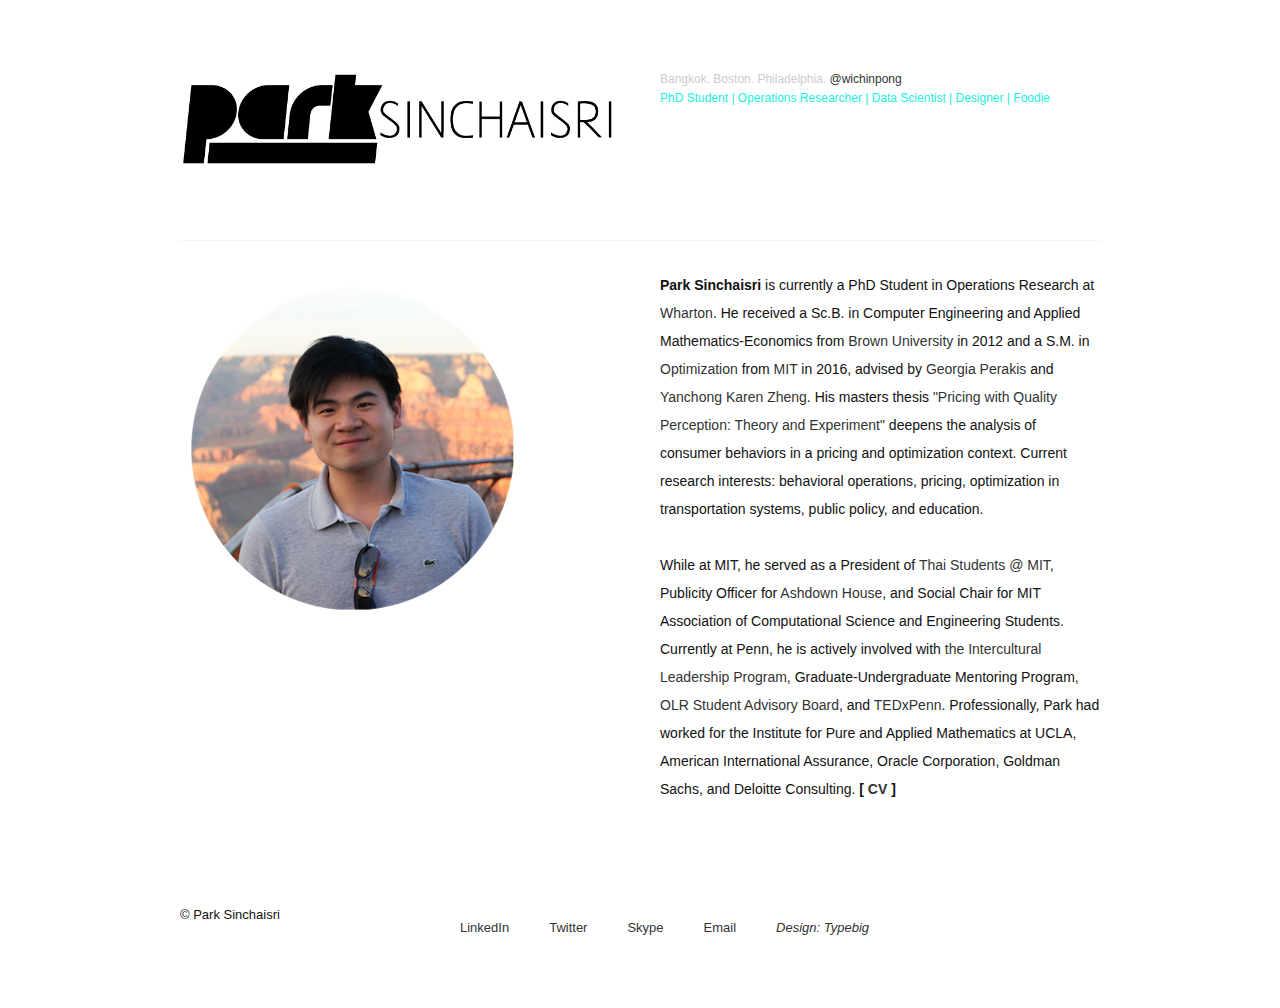
<file: index.html>
<!DOCTYPE html>
<!--[if lt IE 7 ]><html class="ie ie6" lang="en"> <![endif]-->
<!--[if IE 7 ]><html class="ie ie7" lang="en"> <![endif]-->
<!--[if IE 8 ]><html class="ie ie8" lang="en"> <![endif]-->
<!--[if (gte IE 9)|!(IE)]><!--><html lang="en"> <!--<![endif]-->
<head>

	<!-- Basic Page Needs
	================================================== -->
	<meta charset="utf-8">
	<title>Park Sinchaisri</title>
	<meta name="description" content=".">
	<meta name="author" content="">
	
	<!-- Mobile Specific Metas
	================================================== -->
	<meta name="viewport" content="width=device-width, initial-scale=1, maximum-scale=1">
	
	<!-- CSS Files
	* cssreset-min.css 			- CSS reset
	* typegrid.css				- Responsive grid system
	* style.css					- Main CSS file
	
	Original LESS Stylesheet
	<link rel="stylesheet/less" type="text/css" href="css/style.less" />
	================================================== -->
	<link rel="stylesheet" type="text/css" href="http://yui.yahooapis.com/3.8.0/build/cssreset/cssreset-min.css">
	<link rel="stylesheet" type="text/css" href="css/typegrid.css">
	<link rel="stylesheet" type="text/css" href="css/style.css">


		
	<!--[if lt IE 8]>
		<script src="http://ie7-js.googlecode.com/svn/version/2.1(beta4)/IE8.js"></script>
	<![endif]-->

	<!--[if lt IE 9]>
		<script src="http://html5shim.googlecode.com/svn/trunk/html5.js"></script>
	<![endif]-->

	<link href='http://fonts.googleapis.com/css?family=Roboto+Slab:400,300' rel='stylesheet' type='text/css'>

	<!-- Favicons
	================================================== -->
	<link rel="shortcut icon" href="images/favicon.ico">
	<link rel="apple-touch-icon" href="images/apple-touch-icon.png">

</head>

<body>


	<!-- Header - Half Logo
	================================================== -->
	<section id="header">

		<!-- * * * * * * * * * * * * * * * * * * * * * * *

			Top Bar & Menu (#nav)

		* * * * * * * * * * * * * * * * * * * * * * * * -->
		<div class="topbar">
			<div class="container">
			</div><!-- // .container -->
		</div><!-- // .topbar -->

		<div class="logo-wrap">
			<div class="container">
				<div class="desktop-6 columns">
					<h1><a href="index.html" title="Home"><img src="logo3.png" alt="" /></a></h1>
				</div><!-- // .desktop-6 -->

				<div class="desktop-6 columns">
					<p class="site-desc">
						Bangkok. Boston. Philadelphia. <a href="http://www.twitter.com/wichinpong" class="hoverMe">@wichinpong</a><br />
						<span class="font-color-primary">PhD Student | Operations Researcher | Data Scientist | Designer | Foodie</span>
					</p><!-- // .site-desc -->
				</div><!-- // .desktop-6 -->
		</div><!-- // .logo-wrap -->
	</section><!-- // #header -->

	<!-- Works
	================================================== -->
	<section id="works">
		<div class="container">
			<div class="desktop-12 columns"><div class="border-top"></div></div>
					<div class="desktop-6 mobile-half columns">
						<div class="item first-row">
							<img src="parkweb.png" alt="" />
						</div><!-- // .item -->
					</div><!-- // .desktop-3 -->
			<div class="desktop-6 mobile columns">
						<div class="item first-row">

                            <b>Park Sinchaisri</b> is currently a PhD Student in Operations Research at <a href="http://oid.wharton.upenn.edu" class="hoverMe">Wharton</a>. He received a Sc.B. in Computer Engineering and Applied Mathematics-Economics from <a href="http://brown.edu" class="hoverMe">Brown University</a> in 2012 and a S.M. in <a href="http://cce.mit.edu" class="hoverMe">Optimization</a> from <a href="http://mit.edu" class="hoverMe">MIT</a> in 2016, advised by <a href="http://mitsloan.mit.edu/faculty-and-research/faculty-directory/detail/?id=41137">Georgia Perakis</a> and <a href="http://yanchong.scripts.mit.edu/" target="_new">Yanchong Karen Zheng</a>. His masters thesis <a href="http://hdl.handle.net/1721.1/104563" class="hoverMe">"Pricing with Quality Perception: Theory and Experiment"</a> deepens the analysis of consumer behaviors in a pricing and optimization context. Current research interests: behavioral operations, pricing, optimization in transportation systems, public policy, and education.<br><br>
                            While at MIT, he served as a President of <a href="http://bit.ly/TSMIT" class="hoverMe">Thai Students @ MIT</a>, Publicity Officer for <a href="https://ashdown.mit.edu/" class="hoverMe">Ashdown House</a>, and Social Chair for MIT Association of Computational Science and Engineering Students. Currently at Penn, he is actively involved with <a href="https://global.upenn.edu/isss/ilp" class="hoverMe">the Intercultural Leadership Program</a>, Graduate-Undergraduate Mentoring Program, <a href="http://www.vpul.upenn.edu/lrc/lr/studentadvisoryboard.php" class="hoverMe">OLR Student Advisory Board</a>, and <a href="https://www.tedxpenn.com/" class="hoverMe">TEDxPenn</a>. Professionally, Park had worked for the Institute for Pure and Applied Mathematics at UCLA, American International Assurance, Oracle Corporation, Goldman Sachs, and Deloitte Consulting. <b>[ <a href="https://dl.dropboxusercontent.com/u/2474201/park-resume.pdf" class="hoverMe">CV</a> ]</b>
						</div><!-- // .item -->
					</div><!-- // .desktop-3 -->
		</div><!-- // .container -->
	</section><!-- // section#works -->

	<!-- Footer
	================================================== -->
	<section id="footer">
		<div class="container">
			<div class="desktop-3 columns">
				<p>&copy; Park Sinchaisri</p>
			</div><!-- // .desktop-3 -->

			<div class="desktop-9 columns">
				<ul id="social">
					<li><a href="https://www.linkedin.com/in/xalapao" class="hoverMe">LinkedIn</a></li>
					<li><a href="http://www.twitter.com/wichinpong" class="hoverMe">Twitter</a></li>
					<li><a href="skype:wichinpong?call" class="hoverMe">Skype</a></li>
					<li><a href="http://www.google.com/recaptcha/mailhide/d?k=01uA9bJUX4-yZwxmOAXOJTrA==&amp;c=xeBvloLPpQHWomCI66l0LOKggdUXD9BDuDvQVihXjUo=" onclick="window.open('http://www.google.com/recaptcha/mailhide/d?k\07501uA9bJUX4-yZwxmOAXOJTrA\75\75\46c\75xeBvloLPpQHWomCI66l0LOKggdUXD9BDuDvQVihXjUo\075', '', 'toolbar=0,scrollbars=0,location=0,statusbar=0,menubar=0,resizable=0,width=500,height=300'); return false;" title="Reveal this e-mail address" class="hoverMe">Email</a></li>              
                    <li><a href="http://www.typebig.com" class="italic">Design: Typebig</a></li>
				</ul><!-- // #social -->
			</div><!-- // .desktop-9 -->
		</div><!-- // .container -->
	</section><!-- // section#footer -->

<!-- End Document
================================================== -->
</body>
</html>
</file>
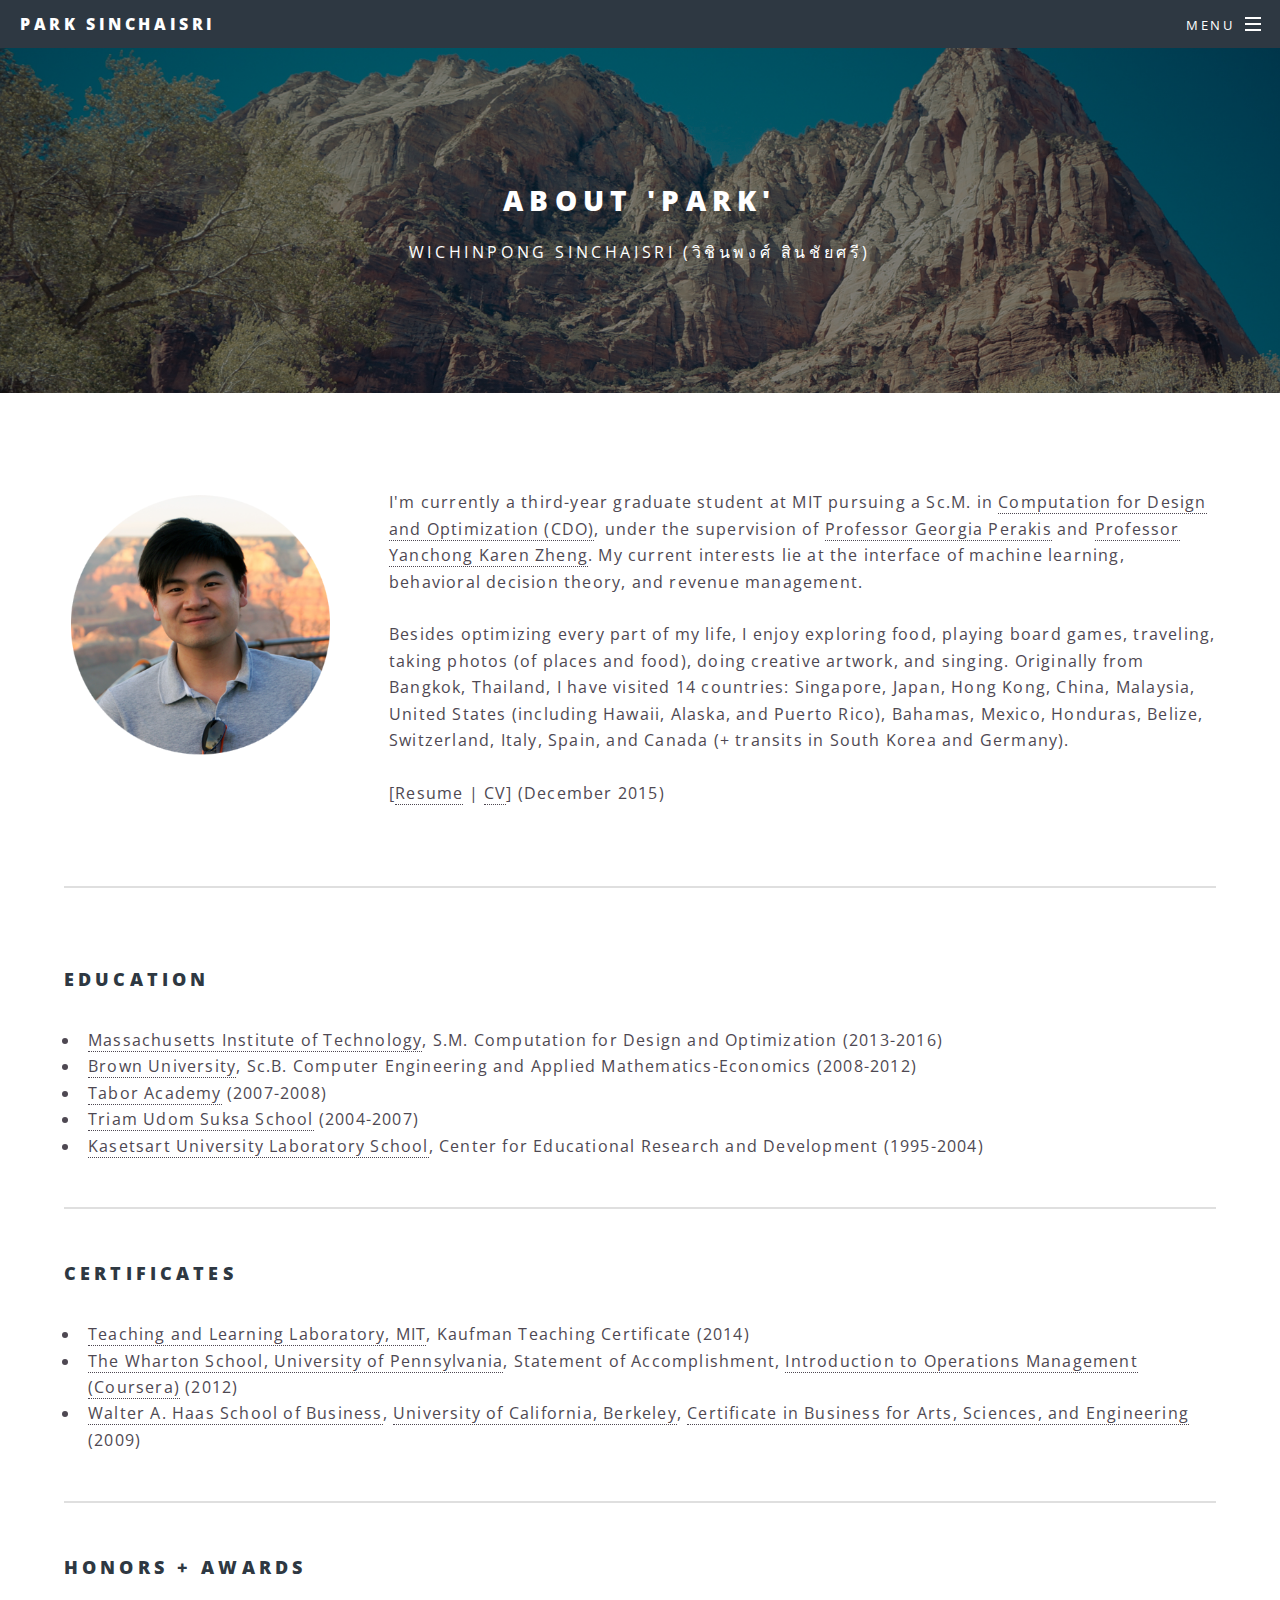
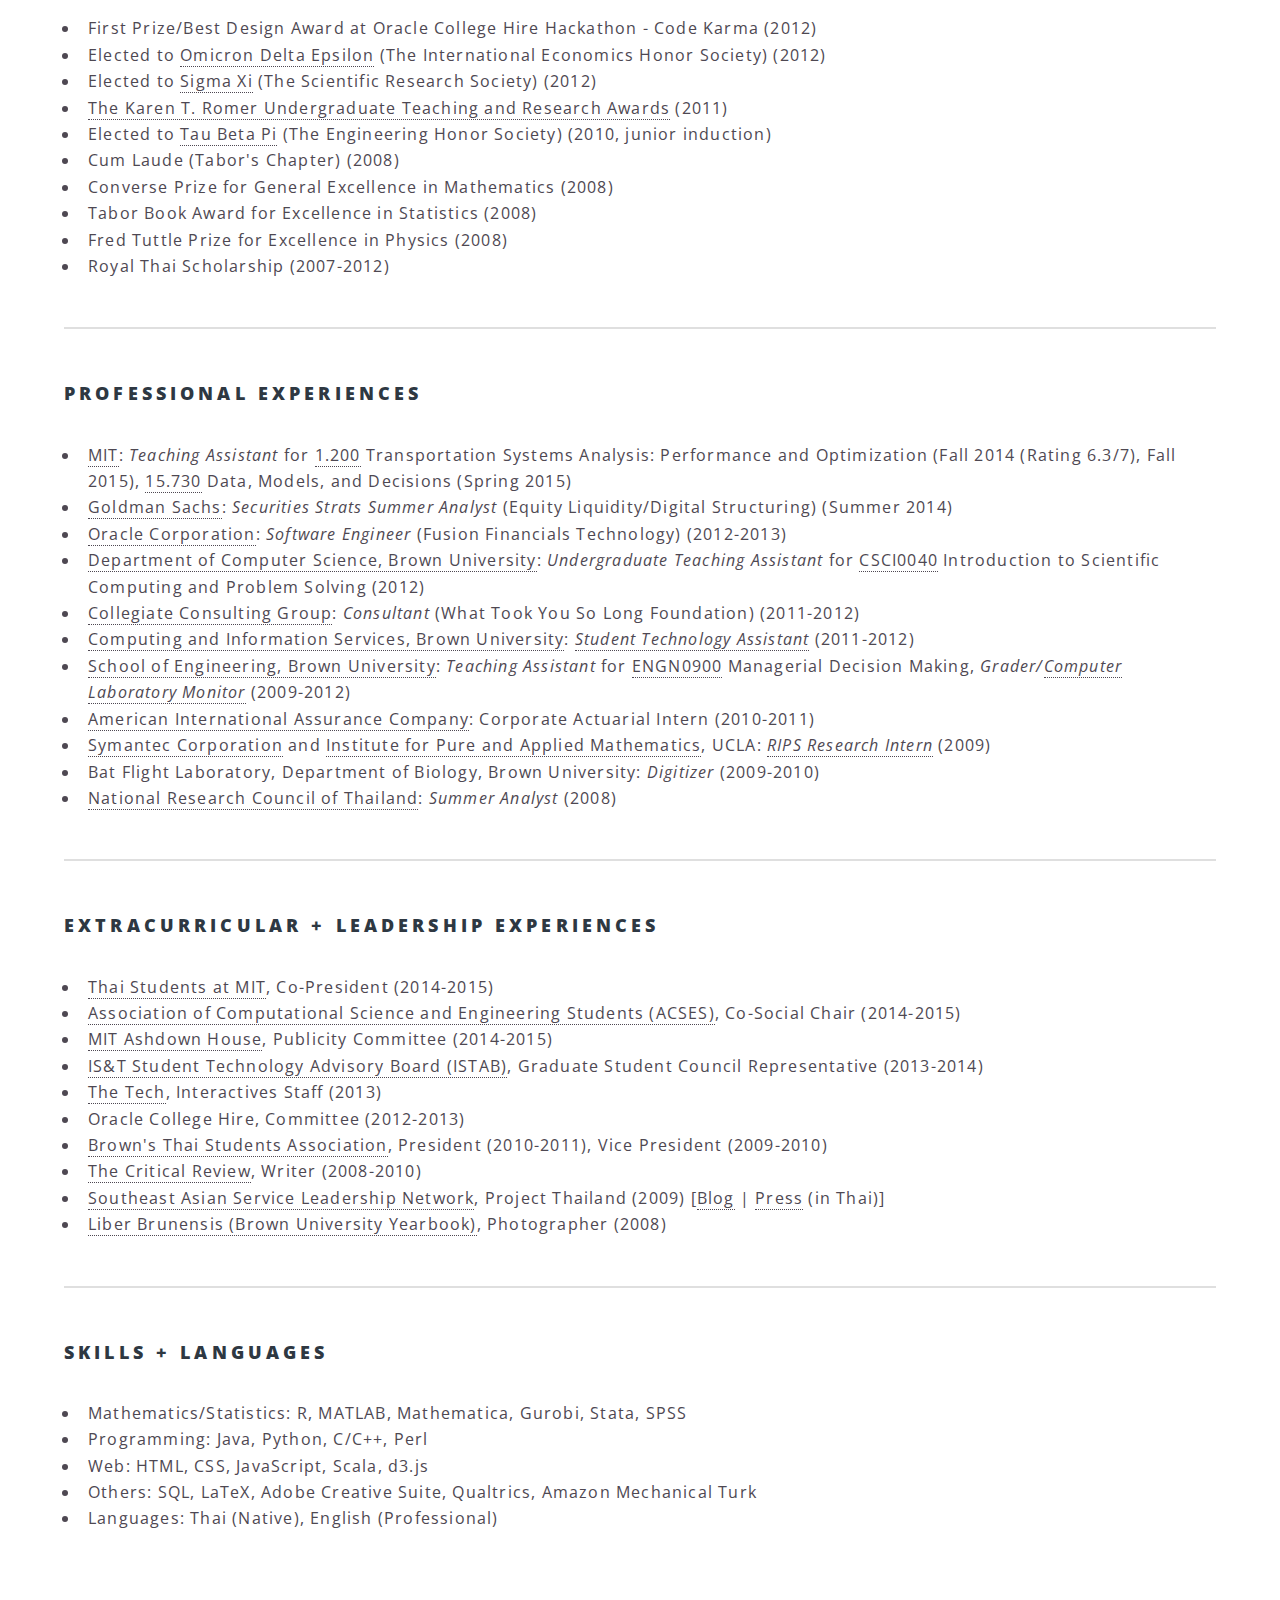
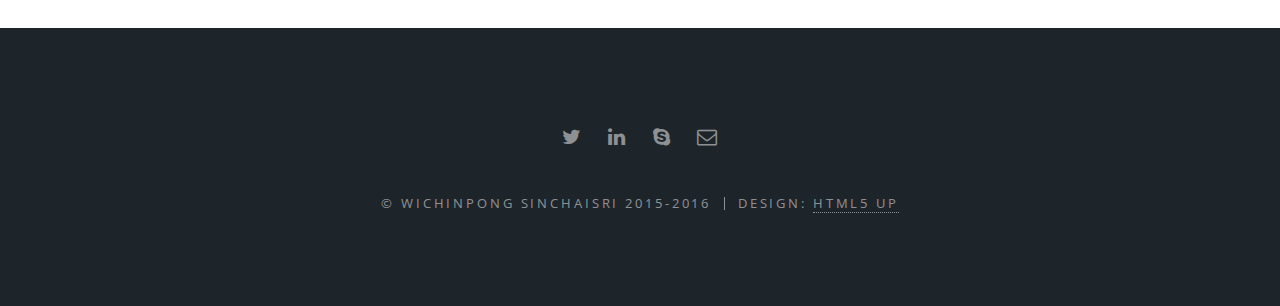
<file: about.html>
<!DOCTYPE HTML>
<!--
	Spectral by HTML5 UP
	html5up.net | @n33co
	Free for personal and commercial use under the CCA 3.0 license (html5up.net/license)
-->
<html>
	<head>
		<title>Wichinpong | Park | Sinchaisri (( About ))</title>
		<meta charset="utf-8" />
		<meta name="viewport" content="width=device-width, initial-scale=1" />
		<!--[if lte IE 8]><script src="assets/js/ie/html5shiv.js"></script><![endif]-->
		<link rel="stylesheet" href="assets/css/main.css" />
		<!--[if lte IE 8]><link rel="stylesheet" href="assets/css/ie8.css" /><![endif]-->
		<!--[if lte IE 9]><link rel="stylesheet" href="assets/css/ie9.css" /><![endif]-->
        <script type="text/javascript">

  var _gaq = _gaq || [];
  _gaq.push(['_setAccount', 'UA-65736699-1']);
  _gaq.push(['_trackPageview']);

  (function() {
    var ga = document.createElement('script'); ga.type = 'text/javascript'; ga.async = true;
    ga.src = ('https:' == document.location.protocol ? 'https://ssl' : 'http://www') + '.google-analytics.com/ga.js';
    var s = document.getElementsByTagName('script')[0]; s.parentNode.insertBefore(ga, s);
  })();

</script>
	</head>
	<body>

		<!-- Page Wrapper -->
			<div id="page-wrapper">

				<!-- Header -->
					<header id="header">
						<h1><a href="index.html">Park Sinchaisri</a></h1>
						<nav id="nav">
							<ul>
								<li class="special">
									<a href="#menu" class="menuToggle"><span>Menu</span></a>
									<div id="menu">
										<ul>
											<li><a href="index.html">Home</a></li>
											<li><a href="about.html">About</a></li>
											<li><a href="projects.html">Projects</a></li>
											<li><a href="teaching.html">Teaching</a></li>
                                            <li><a href="blog.html">Blog</a></li>
										</ul>
									</div>
								</li>
							</ul>
						</nav>
					</header>

				<!-- Main -->
					<article id="main">
						<header>
							<h2>About 'PARK'</h2>
							<p>Wichinpong Sinchaisri (วิชินพงศ์ สินชัยศรี)</p>
                            
						</header>
						<section class="wrapper style5">
							<div class="inner">

                                <p style="display:inline-block;word-wrap: break-word;"><img src="images/parkcircle.png" width="275" style="float: left; margin: 0px 50px 25px 0px;"> I'm currently a third-year graduate student at MIT pursuing a Sc.M. in <a href="http://cce.mit.edu" target="_new">Computation for Design and Optimization (CDO)</a>, under the supervision of <a href="http://web.mit.edu/~georgiap/www" target="_new">Professor Georgia Perakis</a> and <a href="http://yanchong.scripts.mit.edu/" target="_new">Professor Yanchong Karen Zheng</a>. My current interests lie at the interface of machine learning, behavioral decision theory, and revenue management.<br/><br/>

Besides optimizing every part of my life, I enjoy exploring food, playing board games, traveling, taking photos (of places and food), doing creative artwork, and singing. Originally from Bangkok, Thailand, I have visited 14 countries: Singapore, Japan, Hong Kong, China, Malaysia, United States (including Hawaii, Alaska, and Puerto Rico), Bahamas, Mexico, Honduras, Belize, Switzerland, Italy, Spain, and Canada (+ transits in South Korea and Germany).<br/></br/>[<a href="https://dl.dropboxusercontent.com/u/2474201/Wichinpong%20Sinchaisri%20-%20Resume.pdf" target="_new">Resume</a> | <a href="https://dl.dropboxusercontent.com/u/2474201/cv.pdf" target="_new">CV</a>] (December 2015)</p>
								<hr />
                                <br/>
								<h3>Education</h3>
                                <p><ul><li><a href="http://www.mit.edu" target="_new">Massachusetts Institute of Technology</a>, S.M. Computation for Design and Optimization (2013-2016)</li>
                                <li><a href="http://www.brown.edu" target="_new">Brown University</a>, Sc.B. Computer Engineering and Applied Mathematics-Economics (2008-2012)</li>
                               
                                        <li><a href="http://taboracademy.org" target="_new">Tabor Academy</a> (2007-2008)</li>
                                            <li><a href="http://triamudom.ac.th" target="_new">Triam Udom Suksa School</a> (2004-2007)</li>
                                                <li><a href="http://www.kus.ku.ac.th" target="_new">Kasetsart University Laboratory School</a>, Center for Educational Research and Development (1995-2004)</li></ul></p>
                           
                            <hr />

                            
                            
								<h3>Certificates</h3>
<p><ul> 
                             <li><a href="http://tll.mit.edu/help/kaufman-teaching-certificate-program-ktcp" target="_new">Teaching and Learning Laboratory, MIT</a>, Kaufman Teaching Certificate (2014)</li>
                            
                            <li><a href="https://www.wharton.upenn.edu" target="_new">The Wharton School, University of Pennsylvania</a>, Statement of Accomplishment, <a href="https://www.coursera.org/learn/wharton-operations" target="_new">Introduction to Operations Management (Coursera)</a> (2012)</li>
                            <li><a href="http://www.haas.berkeley.edu/" target="_new">Walter A. Haas School of Business</a>, <a href="http://www.berkeley.edu" target="_new">University of California, Berkeley</a>, <a href="https://haas.berkeley.edu/Undergrad/BASE/" target="_new">Certificate in Business for Arts, Sciences, and Engineering</a> (2009)</li></ul></p>
                            <hr />

								<h3>Honors + Awards</h3>
                                <p><ul>
                            <li>First Prize/Best Design Award at Oracle College Hire Hackathon - Code Karma (2012)</li>
                            <li>Elected to <a href="http://www.omicrondeltaepsilon.org" target="_new">Omicron Delta Epsilon</a> (The International Economics Honor Society) (2012)</li>
                            <li>Elected to <a href="http://www.sigmaxi.org" target="_new">Sigma Xi</a> (The Scientific Research Society) (2012)</li>
                            <li><a href="http://brown.edu/Administration/Dean_of_the_College/utra" target="_new">The Karen T. Romer Undergraduate Teaching and Research Awards</a> (2011)</li>
                            <li>Elected to <a href="http://www.tbp.org" target="_new">Tau Beta Pi</a> (The Engineering Honor Society) (2010, junior induction)</li>
                            <li>Cum Laude (Tabor's Chapter) (2008)</li>
                            <li>Converse Prize for General Excellence in Mathematics (2008)</li>
                            <li>Tabor Book Award for Excellence in Statistics (2008)</li>
                            <li>Fred Tuttle Prize for Excellence in Physics (2008)</li>
                            <li>Royal Thai Scholarship (2007-2012)</li>
                            </ul></p>

                        
                        <hr />

								<h3>Professional Experiences</h3>
                                <p><ul>
                        <li><a href="http://www.mit.edu" target="_new">MIT</a>: <i>Teaching Assistant</i> for <a href="http://student.mit.edu/catalog/search.cgi?search=1.200J" target="_new">1.200</a> Transportation Systems Analysis: Performance and Optimization (Fall 2014 (Rating 6.3/7), Fall 2015), <a href="http://student.mit.edu/catalog/search.cgi?search=15.730" target="_new">15.730</a> Data, Models, and Decisions (Spring 2015)</li>
                        <li><a href="http://www.gs.com" target="_new">Goldman Sachs</a>: <i>Securities Strats Summer Analyst</i> (Equity Liquidity/Digital Structuring) (Summer 2014)</li><li><a href="http://www.oracle.com" target="_new">Oracle Corporation</a>: <i>Software Engineer</i> (Fusion Financials Technology) (2012-2013)</li><li><a href="http://www.cs.brown.edu" target="_new">Department of Computer Science, Brown University</a>: <i>Undergraduate Teaching Assistant</i> for <a href="http://www.cs.brown.edu/courses/cs004" target="_new">CSCI0040</a> Introduction to Scientific Computing and Problem Solving (2012)</li>
                        <li><a href="http://www.collegiateconsulting.org" target="_new">Collegiate Consulting Group</a>: <i>Consultant</i> (What Took You So Long Foundation) (2011-2012)</li>
                        <li><a href="http://www.brown.edu/cis" target="_new">Computing and Information Services, Brown University</a>: <a href="http://www.brown.edu/cis/services/academic/sta" target="_new"><i>Student Technology Assistant</i></a> (2011-2012)</li><li><a href="http://www.engin.brown.edu" target="_new">School of Engineering, Brown University</a>: <i>Teaching Assistant</i> for <a href="https://courses.brown.edu/courses/spring-2013/engn-0900-s01" target="_new">ENGN0900</a> Managerial Decision Making, <i>Grader/<a href="http://www.engin.brown.edu/facilities/computer_lab/hours.html" target="_new">Computer Laboratory Monitor</i></a> (2009-2012)</li><li><a href="http://aia.co.th" target="_new">American International Assurance Company</a>: Corporate Actuarial Intern (2010-2011)</li><li><a href="http://www.symantec.com" target="_new">Symantec Corporation</a> and <a href="http://www.ipam.ucla.edu" target="_new">Institute for Pure and Applied Mathematics</a>, UCLA: <a href="http://www.ipam.ucla.edu/rips" target="_new"><i>RIPS Research Intern</i></a> (2009)</li><li>Bat Flight Laboratory, Department of Biology, Brown University: <i>Digitizer</i> (2009-2010)</li><li><a href="http://www.nrct.go.th" target="_new">National Research Council of Thailand</a>: <i>Summer Analyst</i> (2008)</li>
                            </ul></p>

                
                
                
                
                
                  <hr />

								<h3>Extracurricular + Leadership Experiences</h3>
                                <p><ul>
                        <li><a href="http://bit.ly/TSMIT" target="_new">Thai Students at MIT</a>, Co-President (2014-2015)</li><li><a href="https://www.facebook.com/MITACSES" target="_new">Association of Computational Science and Engineering Students (ACSES)</a>, Co-Social Chair (2014-2015)</li><li><a href="http://ashdown.mit.edu" target="_new">MIT Ashdown House</a>, Publicity Committee (2014-2015)</li><li><a href="http://web.mit.edu/istab/www/" target="_new">IS&T Student Technology Advisory Board (ISTAB)</a>, Graduate Student Council Representative (2013-2014)</li><li><a href="http://tech.mit.edu" target="_new">The Tech</a>, Interactives Staff (2013)</li><li>Oracle College Hire, Committee (2012-2013)</li><li><a href="http://students.brown.edu/tsa" target="_new">Brown's Thai Students Association</a>, President (2010-2011), Vice President (2009-2010)</li><li><a href="http://www.thecriticalreview.org" target="_new">The Critical Review</a>, Writer (2008-2010)</li><li><a href="http://www.sealnetonline.org" target="_new">Southeast Asian Service Leadership Network</a>, Project Thailand (2009) [<a href="https://sealnetpt09.wordpress.com/" target="_new">Blog</a> | <a href="https://www.dropbox.com/s/rvjlegr7nirdhpb/%E0%B8%88%E0%B8%B4%E0%B8%95%E0%B8%AD%E0%B8%B2%E0%B8%AA%E0%B8%B2%20%E0%B8%9E%E0%B8%B1%E0%B8%92%E0%B8%99%E0%B8%B2%E0%B8%A1%E0%B8%B2%E0%B8%95%E0%B8%B8%E0%B8%A0%E0%B8%B9%E0%B8%A1%E0%B8%B4.pdf?dl=0" target="_new">Press</a> (in Thai)]</li><li><a href="http://students.brown.edu/liber-brunensis/" target="_new">Liber Brunensis (Brown University Yearbook)</a>, Photographer (2008)</li>
                            </ul></p>
        
        
        <hr />

								<h3>Skills + Languages</h3>
                                <p><ul>
        <li>Mathematics/Statistics: R, MATLAB, Mathematica, Gurobi, Stata, SPSS</li>
        <li>Programming: Java, Python, C/C++, Perl</li>
        <li>Web: HTML, CSS, JavaScript, Scala, d3.js</li>
        <li>Others: SQL, LaTeX, Adobe Creative Suite, Qualtrics, Amazon Mechanical Turk</li>
                        <li>Languages: Thai (Native), English (Professional)</li>
                            </ul></p>

                            
							</div>
						</section>
					</article>

				<!-- Footer -->
					<footer id="footer">
                        
						<ul class="icons">
							<li><a href="http://twitter.com/wichinpong" class="icon fa-twitter"><span class="label">Twitter</span></a></li>
							<li><a href="https://www.linkedin.com/in/xalapao" class="icon fa-linkedin"><span class="label">LinkedIn</span></a></li>
                             <li><a href="skype:wichinpong?call" class="icon fa-skype"><span class="label">Skype</span></a></li>
							<li><a href="http://www.google.com/recaptcha/mailhide/d?k=01uA9bJUX4-yZwxmOAXOJTrA==&amp;c=xeBvloLPpQHWomCI66l0LOKggdUXD9BDuDvQVihXjUo=" onclick="window.open('http://www.google.com/recaptcha/mailhide/d?k\07501uA9bJUX4-yZwxmOAXOJTrA\75\75\46c\75xeBvloLPpQHWomCI66l0LOKggdUXD9BDuDvQVihXjUo\075', '', 'toolbar=0,scrollbars=0,location=0,statusbar=0,menubar=0,resizable=0,width=500,height=300'); return false;" title="Reveal this e-mail address" class="icon fa-envelope-o"><span class="label">Email</span></a></li>
						</ul>
						<ul class="copyright">
							<li>&copy; Wichinpong Sinchaisri 2015-2016</li><li>Design: <a href="http://html5up.net">HTML5 UP</a></li>
						</ul>
					</footer>

			</div>

		<!-- Scripts -->
			<script src="assets/js/jquery.min.js"></script>
			<script src="assets/js/jquery.scrollex.min.js"></script>
			<script src="assets/js/jquery.scrolly.min.js"></script>
			<script src="assets/js/skel.min.js"></script>
			<script src="assets/js/util.js"></script>
			<!--[if lte IE 8]><script src="assets/js/ie/respond.min.js"></script><![endif]-->
			<script src="assets/js/main.js"></script>
<script language=JavaScript>
<!--

//Disable right click script III- By Renigade (renigade@mediaone.net)
//For full source code, visit http://www.dynamicdrive.com

var message="";
///////////////////////////////////
function clickIE() {if (document.all) {(message);return false;}}
function clickNS(e) {if 
(document.layers||(document.getElementById&&!document.all)) {
if (e.which==2||e.which==3) {(message);return false;}}}
if (document.layers) 
{document.captureEvents(Event.MOUSEDOWN);document.onmousedown=clickNS;}
else{document.onmouseup=clickNS;document.oncontextmenu=clickIE;}

document.oncontextmenu=new Function("return false")
// --> 
</script>
	</body>
</html>
</file>
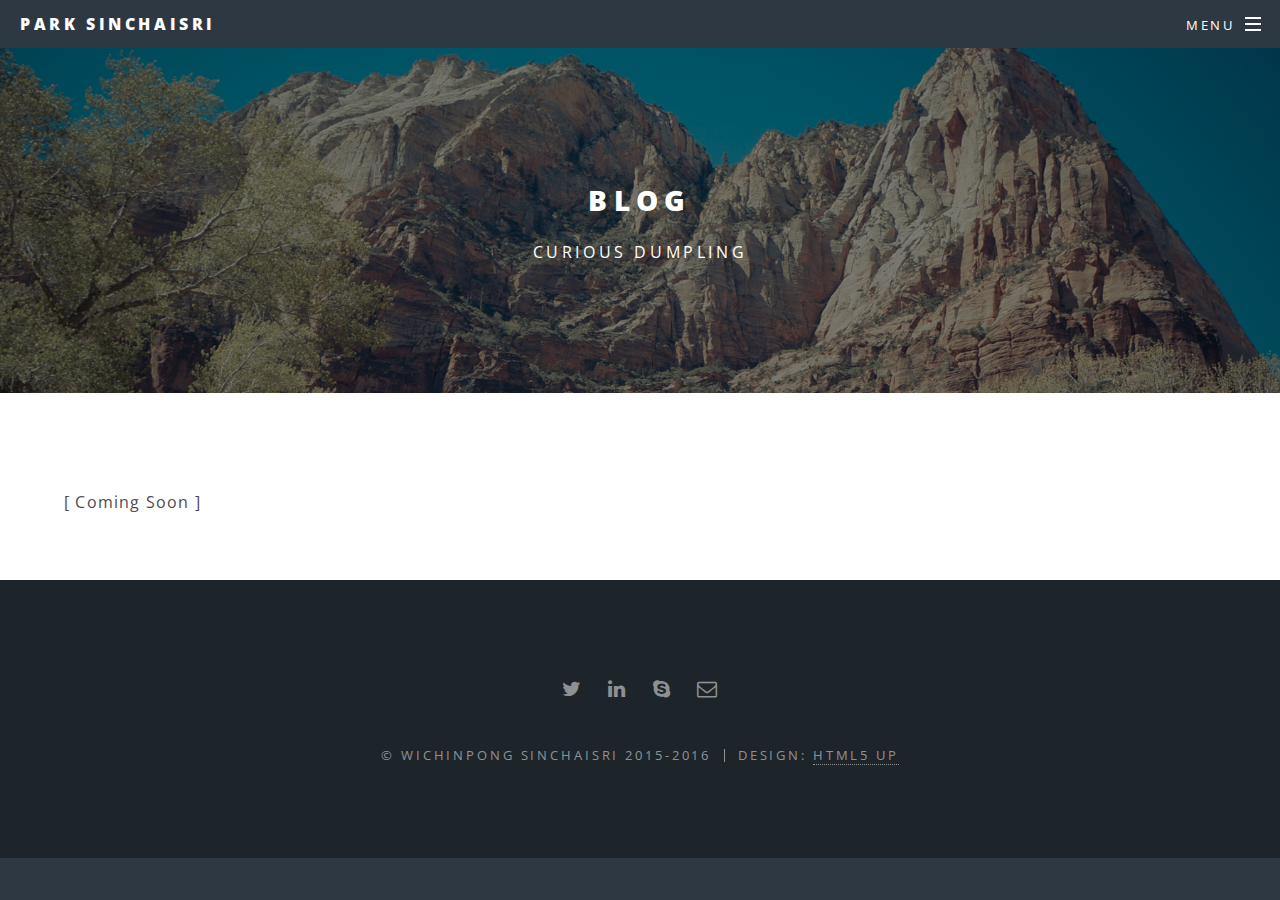
<file: blog.html>
<!DOCTYPE HTML>
<!--
	Spectral by HTML5 UP
	html5up.net | @n33co
	Free for personal and commercial use under the CCA 3.0 license (html5up.net/license)
-->
<html>
	<head>
		<title>Wichinpong | Park | Sinchaisri (( BLOG ))</title>
		<meta charset="utf-8" />
		<meta name="viewport" content="width=device-width, initial-scale=1" />
		<!--[if lte IE 8]><script src="assets/js/ie/html5shiv.js"></script><![endif]-->
		<link rel="stylesheet" href="assets/css/main.css" />
		<!--[if lte IE 8]><link rel="stylesheet" href="assets/css/ie8.css" /><![endif]-->
		<!--[if lte IE 9]><link rel="stylesheet" href="assets/css/ie9.css" /><![endif]-->
        <script type="text/javascript">

  var _gaq = _gaq || [];
  _gaq.push(['_setAccount', 'UA-65736699-1']);
  _gaq.push(['_trackPageview']);

  (function() {
    var ga = document.createElement('script'); ga.type = 'text/javascript'; ga.async = true;
    ga.src = ('https:' == document.location.protocol ? 'https://ssl' : 'http://www') + '.google-analytics.com/ga.js';
    var s = document.getElementsByTagName('script')[0]; s.parentNode.insertBefore(ga, s);
  })();

</script>
	</head>
	<body>

		<!-- Page Wrapper -->
			<div id="page-wrapper">

				<!-- Header -->
					<header id="header">
						<h1><a href="index.html">Park Sinchaisri</a></h1>
						<nav id="nav">
							<ul>
								<li class="special">
									<a href="#menu" class="menuToggle"><span>Menu</span></a>
									<div id="menu">
										<ul>
											<li><a href="index.html">Home</a></li>
											<li><a href="about.html">About</a></li>
											<li><a href="projects.html">Projects</a></li>
											<li><a href="teaching.html">Teaching</a></li>
                                            <li><a href="blog.html">Blog</a></li>
										</ul>
									</div>
								</li>
							</ul>
						</nav>
					</header>

				<!-- Main -->
					<article id="main">
						<header>
							<h2>blog</h2>
							<p>Curious Dumpling</p>
                            
						</header>
						<section class="wrapper style5">
							<div class="inner">
								[ Coming Soon ]
							</div>
						</section>
					</article>

				<!-- Footer -->
					<footer id="footer">
                       <ul class="icons">
							<li><a href="http://twitter.com/wichinpong" class="icon fa-twitter"><span class="label">Twitter</span></a></li>
							<li><a href="https://www.linkedin.com/in/xalapao" class="icon fa-linkedin"><span class="label">LinkedIn</span></a></li>
                           <li><a href="skype:wichinpong?call" class="icon fa-skype"><span class="label">Skype</span></a></li>
							<li><a href="http://www.google.com/recaptcha/mailhide/d?k=01uA9bJUX4-yZwxmOAXOJTrA==&amp;c=xeBvloLPpQHWomCI66l0LOKggdUXD9BDuDvQVihXjUo=" onclick="window.open('http://www.google.com/recaptcha/mailhide/d?k\07501uA9bJUX4-yZwxmOAXOJTrA\75\75\46c\75xeBvloLPpQHWomCI66l0LOKggdUXD9BDuDvQVihXjUo\075', '', 'toolbar=0,scrollbars=0,location=0,statusbar=0,menubar=0,resizable=0,width=500,height=300'); return false;" title="Reveal this e-mail address" class="icon fa-envelope-o"><span class="label">Email</span></a></li>
						</ul>
						<ul class="copyright">
							<li>&copy; Wichinpong Sinchaisri 2015-2016</li><li>Design: <a href="http://html5up.net">HTML5 UP</a></li>
						</ul>
					</footer>

			</div>

		<!-- Scripts -->
			<script src="assets/js/jquery.min.js"></script>
			<script src="assets/js/jquery.scrollex.min.js"></script>
			<script src="assets/js/jquery.scrolly.min.js"></script>
			<script src="assets/js/skel.min.js"></script>
			<script src="assets/js/util.js"></script>
			<!--[if lte IE 8]><script src="assets/js/ie/respond.min.js"></script><![endif]-->
			<script src="assets/js/main.js"></script>
<script language=JavaScript>
<!--

//Disable right click script III- By Renigade (renigade@mediaone.net)
//For full source code, visit http://www.dynamicdrive.com

var message="";
///////////////////////////////////
function clickIE() {if (document.all) {(message);return false;}}
function clickNS(e) {if 
(document.layers||(document.getElementById&&!document.all)) {
if (e.which==2||e.which==3) {(message);return false;}}}
if (document.layers) 
{document.captureEvents(Event.MOUSEDOWN);document.onmousedown=clickNS;}
else{document.onmouseup=clickNS;document.oncontextmenu=clickIE;}

document.oncontextmenu=new Function("return false")
// --> 
</script>
	</body>
</html>
</file>
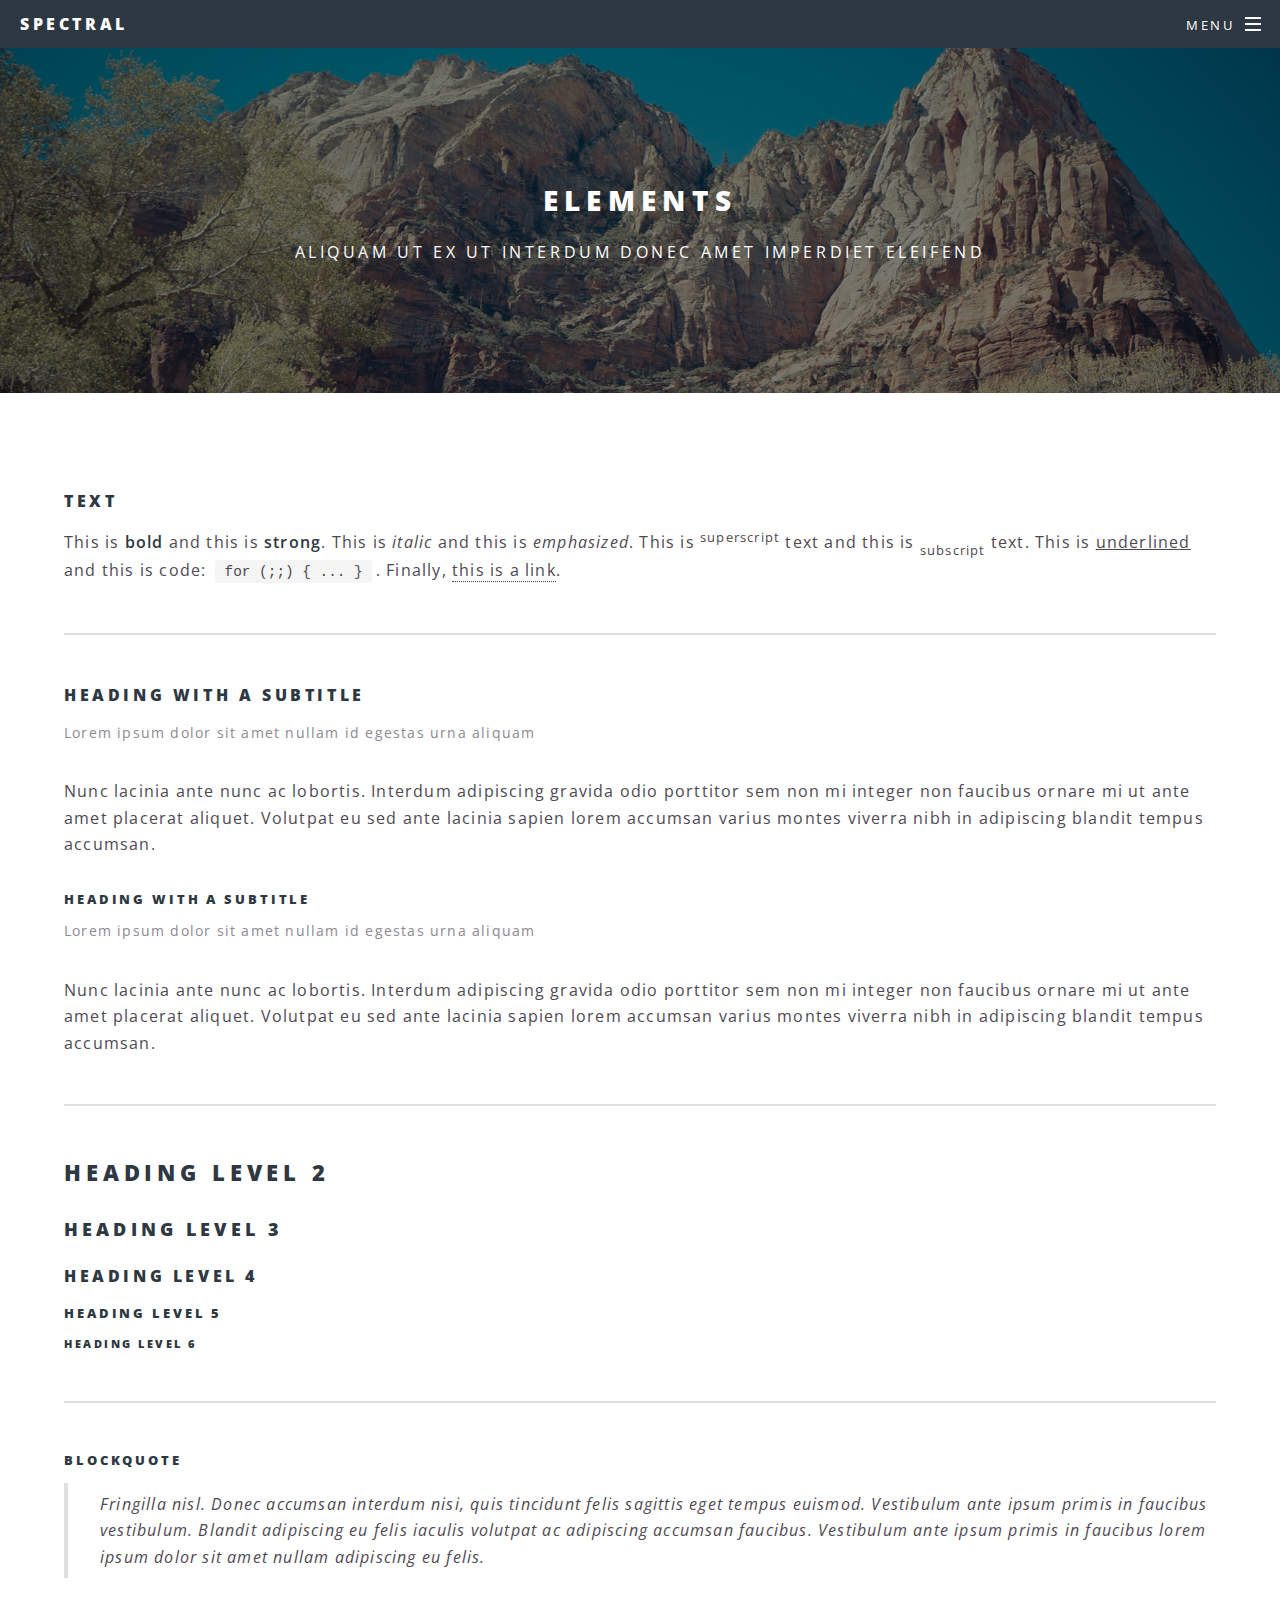
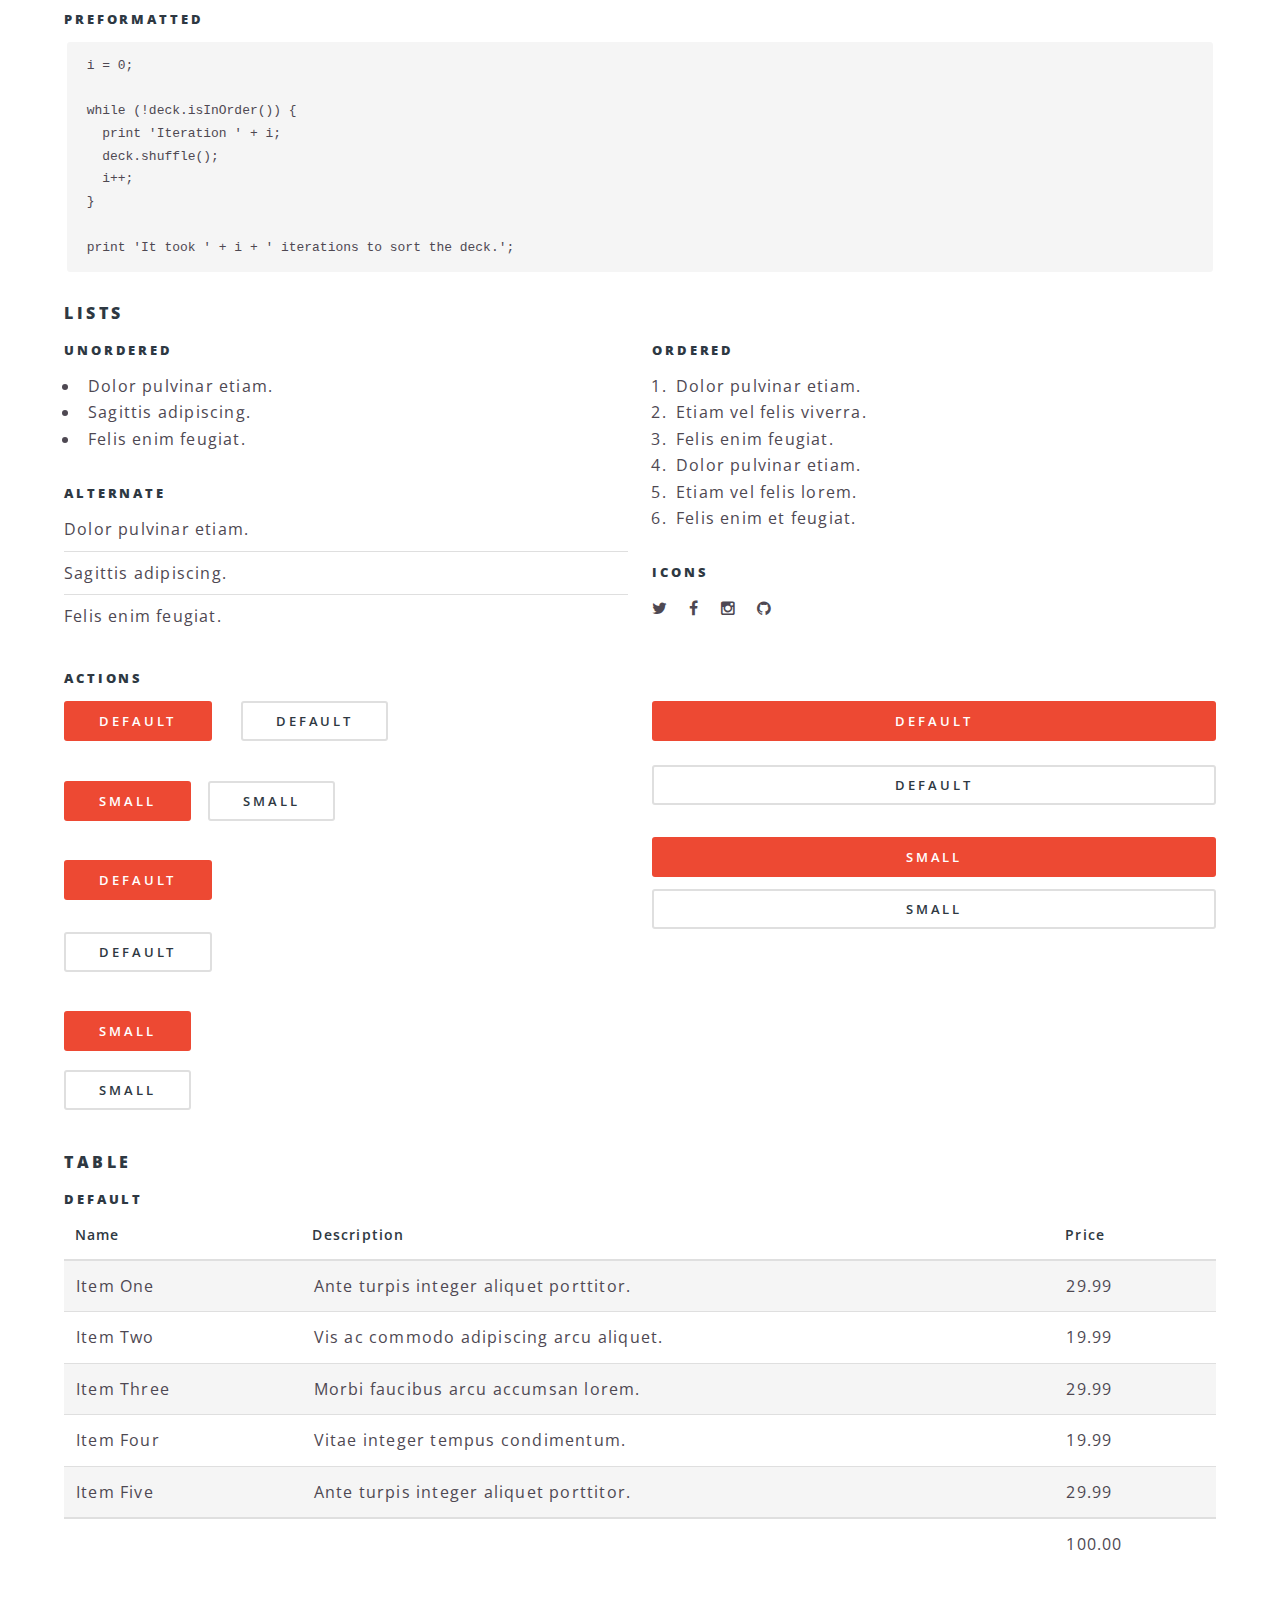
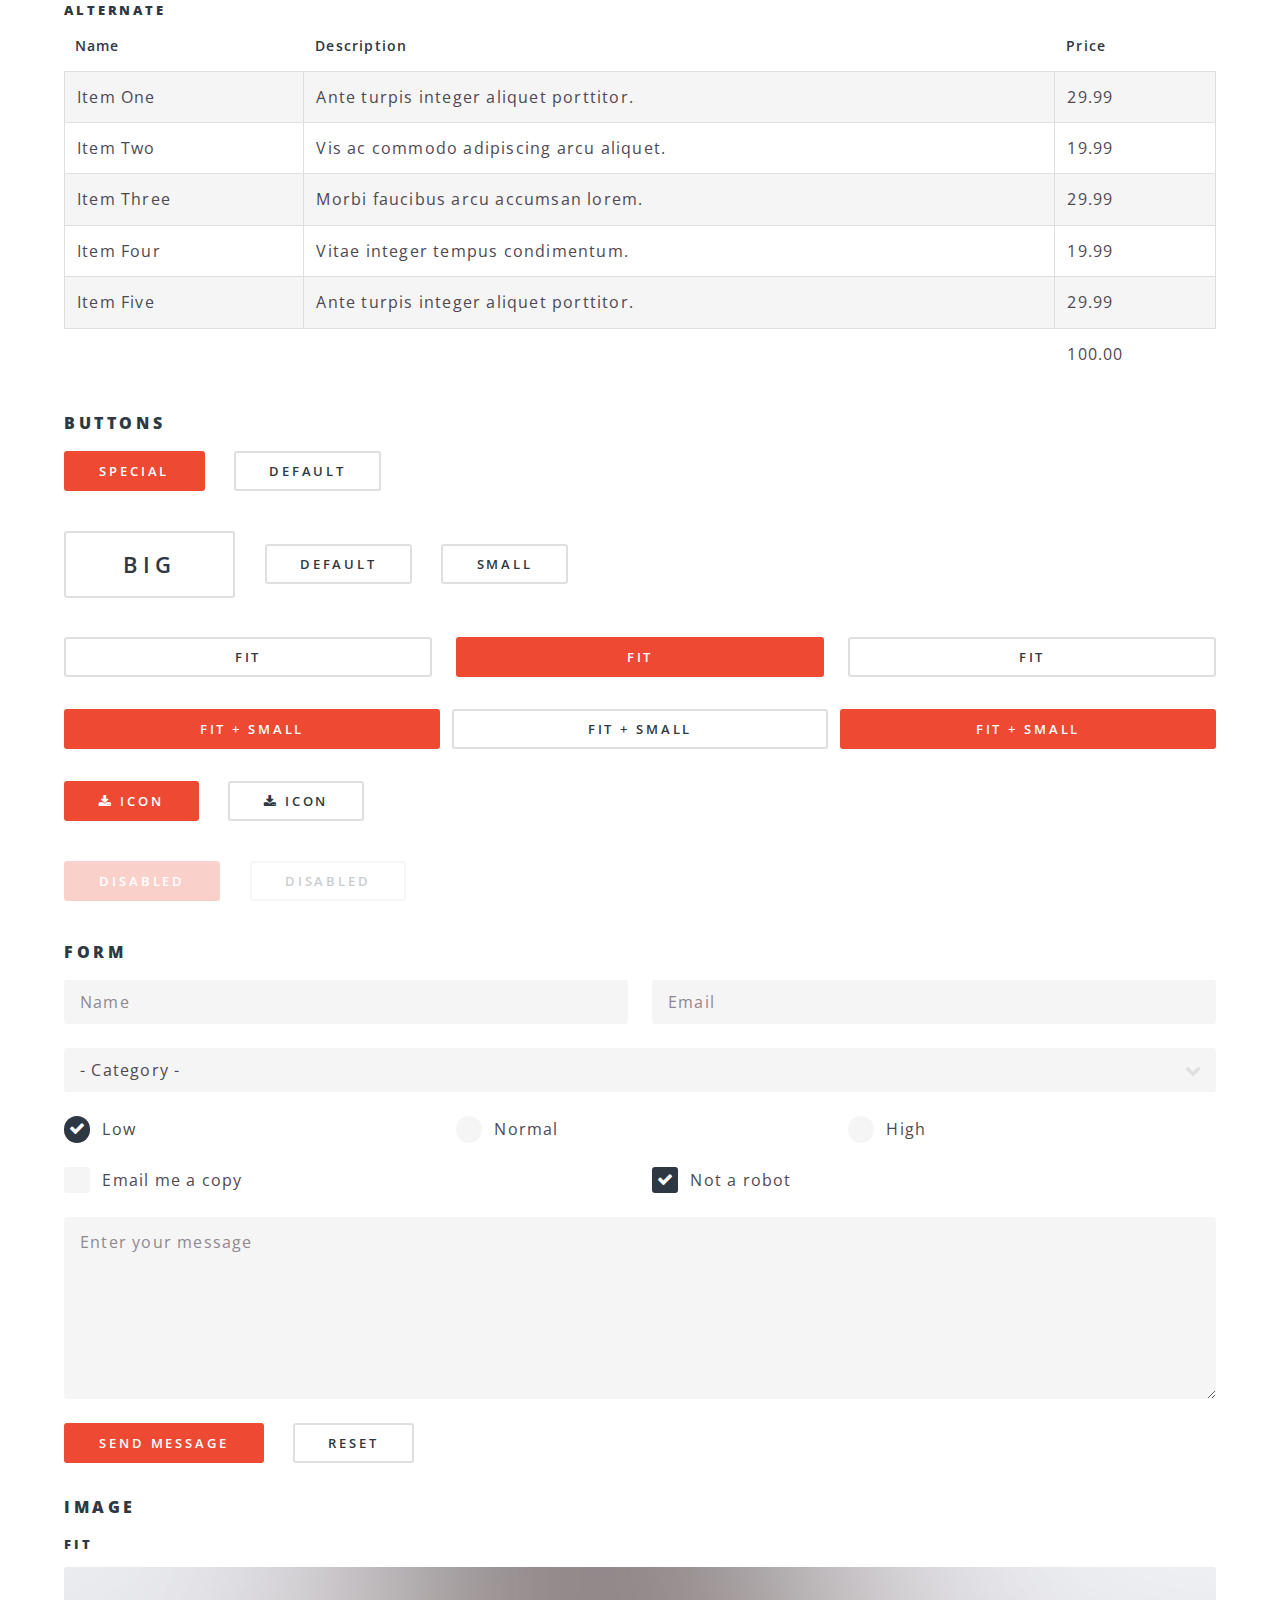
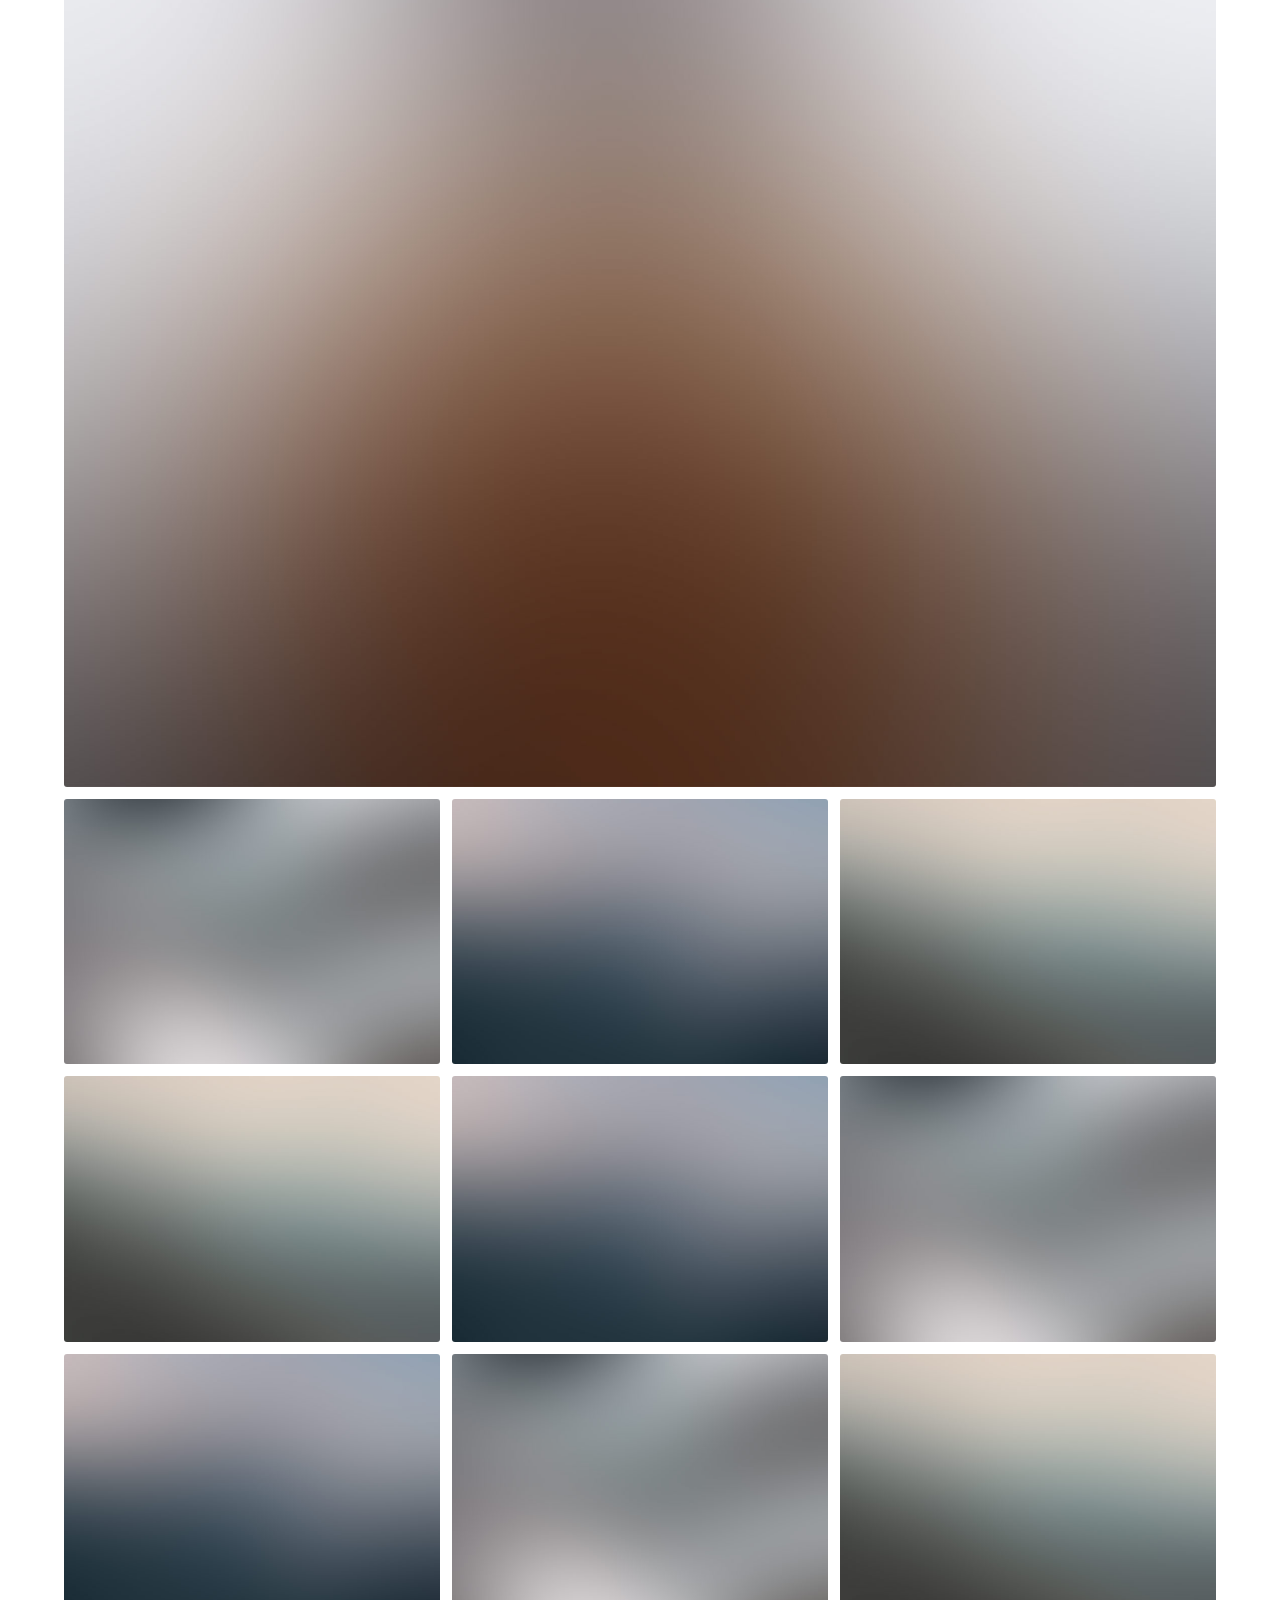
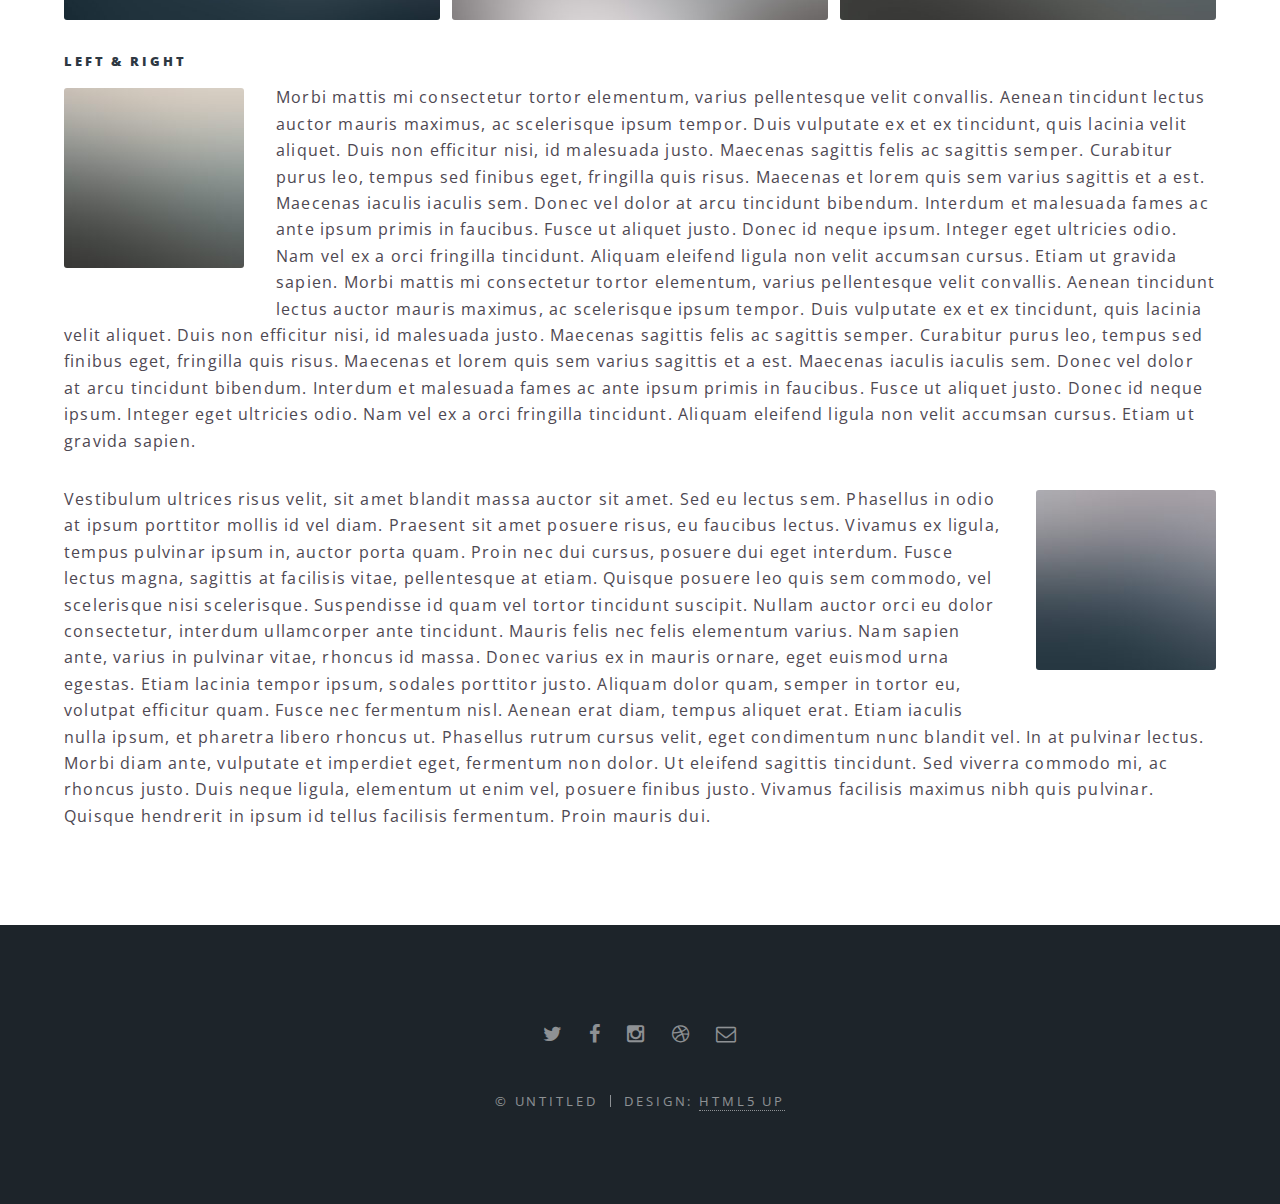
<file: elements.html>
<!DOCTYPE HTML>
<!--
	Spectral by HTML5 UP
	html5up.net | @n33co
	Free for personal and commercial use under the CCA 3.0 license (html5up.net/license)
-->
<html>
	<head>
		<title>Elements - Spectral by HTML5 UP</title>
		<meta charset="utf-8" />
		<meta name="viewport" content="width=device-width, initial-scale=1" />
		<!--[if lte IE 8]><script src="assets/js/ie/html5shiv.js"></script><![endif]-->
		<link rel="stylesheet" href="assets/css/main.css" />
		<!--[if lte IE 8]><link rel="stylesheet" href="assets/css/ie8.css" /><![endif]-->
		<!--[if lte IE 9]><link rel="stylesheet" href="assets/css/ie9.css" /><![endif]-->
	</head>
	<body>

		<!-- Page Wrapper -->
			<div id="page-wrapper">

				<!-- Header -->
					<header id="header">
						<h1><a href="index.html">Spectral</a></h1>
						<nav id="nav">
							<ul>
								<li class="special">
									<a href="#menu" class="menuToggle"><span>Menu</span></a>
									<div id="menu">
										<ul>
											<li><a href="index.html">Home</a></li>
											<li><a href="generic.html">Generic</a></li>
											<li><a href="elements.html">Elements</a></li>
											<li><a href="#">Sign Up</a></li>
											<li><a href="#">Log In</a></li>
										</ul>
									</div>
								</li>
							</ul>
						</nav>
					</header>

				<!-- Main -->
					<article id="main">
						<header>
							<h2>Elements</h2>
							<p>Aliquam ut ex ut interdum donec amet imperdiet eleifend</p>
						</header>
						<section class="wrapper style5">
							<div class="inner">

								<section>
									<h4>Text</h4>
									<p>This is <b>bold</b> and this is <strong>strong</strong>. This is <i>italic</i> and this is <em>emphasized</em>.
									This is <sup>superscript</sup> text and this is <sub>subscript</sub> text.
									This is <u>underlined</u> and this is code: <code>for (;;) { ... }</code>. Finally, <a href="#">this is a link</a>.</p>
									<hr />
									<header>
										<h4>Heading with a Subtitle</h4>
										<p>Lorem ipsum dolor sit amet nullam id egestas urna aliquam</p>
									</header>
									<p>Nunc lacinia ante nunc ac lobortis. Interdum adipiscing gravida odio porttitor sem non mi integer non faucibus ornare mi ut ante amet placerat aliquet. Volutpat eu sed ante lacinia sapien lorem accumsan varius montes viverra nibh in adipiscing blandit tempus accumsan.</p>
									<header>
										<h5>Heading with a Subtitle</h5>
										<p>Lorem ipsum dolor sit amet nullam id egestas urna aliquam</p>
									</header>
									<p>Nunc lacinia ante nunc ac lobortis. Interdum adipiscing gravida odio porttitor sem non mi integer non faucibus ornare mi ut ante amet placerat aliquet. Volutpat eu sed ante lacinia sapien lorem accumsan varius montes viverra nibh in adipiscing blandit tempus accumsan.</p>
									<hr />
									<h2>Heading Level 2</h2>
									<h3>Heading Level 3</h3>
									<h4>Heading Level 4</h4>
									<h5>Heading Level 5</h5>
									<h6>Heading Level 6</h6>
									<hr />
									<h5>Blockquote</h5>
									<blockquote>Fringilla nisl. Donec accumsan interdum nisi, quis tincidunt felis sagittis eget tempus euismod. Vestibulum ante ipsum primis in faucibus vestibulum. Blandit adipiscing eu felis iaculis volutpat ac adipiscing accumsan faucibus. Vestibulum ante ipsum primis in faucibus lorem ipsum dolor sit amet nullam adipiscing eu felis.</blockquote>
									<h5>Preformatted</h5>
									<pre><code>i = 0;

while (!deck.isInOrder()) {
  print 'Iteration ' + i;
  deck.shuffle();
  i++;
}

print 'It took ' + i + ' iterations to sort the deck.';</code></pre>
								</section>

								<section>
									<h4>Lists</h4>
									<div class="row">
										<div class="6u 12u$(medium)">
											<h5>Unordered</h5>
											<ul>
												<li>Dolor pulvinar etiam.</li>
												<li>Sagittis adipiscing.</li>
												<li>Felis enim feugiat.</li>
											</ul>
											<h5>Alternate</h5>
											<ul class="alt">
												<li>Dolor pulvinar etiam.</li>
												<li>Sagittis adipiscing.</li>
												<li>Felis enim feugiat.</li>
											</ul>
										</div>
										<div class="6u$ 12u$(medium)">
											<h5>Ordered</h5>
											<ol>
												<li>Dolor pulvinar etiam.</li>
												<li>Etiam vel felis viverra.</li>
												<li>Felis enim feugiat.</li>
												<li>Dolor pulvinar etiam.</li>
												<li>Etiam vel felis lorem.</li>
												<li>Felis enim et feugiat.</li>
											</ol>
											<h5>Icons</h5>
											<ul class="icons">
												<li><a href="#" class="icon fa-twitter"><span class="label">Twitter</span></a></li>
												<li><a href="#" class="icon fa-facebook"><span class="label">Facebook</span></a></li>
												<li><a href="#" class="icon fa-instagram"><span class="label">Instagram</span></a></li>
												<li><a href="#" class="icon fa-github"><span class="label">Github</span></a></li>
											</ul>
										</div>
									</div>
									<h5>Actions</h5>
									<div class="row">
										<div class="6u 12u$(medium)">
											<ul class="actions">
												<li><a href="#" class="button special">Default</a></li>
												<li><a href="#" class="button">Default</a></li>
											</ul>
											<ul class="actions small">
												<li><a href="#" class="button special small">Small</a></li>
												<li><a href="#" class="button small">Small</a></li>
											</ul>
											<ul class="actions vertical">
												<li><a href="#" class="button special">Default</a></li>
												<li><a href="#" class="button">Default</a></li>
											</ul>
											<ul class="actions vertical small">
												<li><a href="#" class="button special small">Small</a></li>
												<li><a href="#" class="button small">Small</a></li>
											</ul>
										</div>
										<div class="6u 12u$(medium)">
											<ul class="actions vertical">
												<li><a href="#" class="button special fit">Default</a></li>
												<li><a href="#" class="button fit">Default</a></li>
											</ul>
											<ul class="actions vertical small">
												<li><a href="#" class="button special small fit">Small</a></li>
												<li><a href="#" class="button small fit">Small</a></li>
											</ul>
										</div>
									</div>
								</section>

								<section>
									<h4>Table</h4>
									<h5>Default</h5>
									<div class="table-wrapper">
										<table>
											<thead>
												<tr>
													<th>Name</th>
													<th>Description</th>
													<th>Price</th>
												</tr>
											</thead>
											<tbody>
												<tr>
													<td>Item One</td>
													<td>Ante turpis integer aliquet porttitor.</td>
													<td>29.99</td>
												</tr>
												<tr>
													<td>Item Two</td>
													<td>Vis ac commodo adipiscing arcu aliquet.</td>
													<td>19.99</td>
												</tr>
												<tr>
													<td>Item Three</td>
													<td> Morbi faucibus arcu accumsan lorem.</td>
													<td>29.99</td>
												</tr>
												<tr>
													<td>Item Four</td>
													<td>Vitae integer tempus condimentum.</td>
													<td>19.99</td>
												</tr>
												<tr>
													<td>Item Five</td>
													<td>Ante turpis integer aliquet porttitor.</td>
													<td>29.99</td>
												</tr>
											</tbody>
											<tfoot>
												<tr>
													<td colspan="2"></td>
													<td>100.00</td>
												</tr>
											</tfoot>
										</table>
									</div>

									<h5>Alternate</h5>
									<div class="table-wrapper">
										<table class="alt">
											<thead>
												<tr>
													<th>Name</th>
													<th>Description</th>
													<th>Price</th>
												</tr>
											</thead>
											<tbody>
												<tr>
													<td>Item One</td>
													<td>Ante turpis integer aliquet porttitor.</td>
													<td>29.99</td>
												</tr>
												<tr>
													<td>Item Two</td>
													<td>Vis ac commodo adipiscing arcu aliquet.</td>
													<td>19.99</td>
												</tr>
												<tr>
													<td>Item Three</td>
													<td> Morbi faucibus arcu accumsan lorem.</td>
													<td>29.99</td>
												</tr>
												<tr>
													<td>Item Four</td>
													<td>Vitae integer tempus condimentum.</td>
													<td>19.99</td>
												</tr>
												<tr>
													<td>Item Five</td>
													<td>Ante turpis integer aliquet porttitor.</td>
													<td>29.99</td>
												</tr>
											</tbody>
											<tfoot>
												<tr>
													<td colspan="2"></td>
													<td>100.00</td>
												</tr>
											</tfoot>
										</table>
									</div>
								</section>

								<section>
									<h4>Buttons</h4>
									<ul class="actions">
										<li><a href="#" class="button special">Special</a></li>
										<li><a href="#" class="button">Default</a></li>
									</ul>
									<ul class="actions">
										<li><a href="#" class="button big">Big</a></li>
										<li><a href="#" class="button">Default</a></li>
										<li><a href="#" class="button small">Small</a></li>
									</ul>
									<ul class="actions fit">
										<li><a href="#" class="button fit">Fit</a></li>
										<li><a href="#" class="button special fit">Fit</a></li>
										<li><a href="#" class="button fit">Fit</a></li>
									</ul>
									<ul class="actions fit small">
										<li><a href="#" class="button special fit small">Fit + Small</a></li>
										<li><a href="#" class="button fit small">Fit + Small</a></li>
										<li><a href="#" class="button special fit small">Fit + Small</a></li>
									</ul>
									<ul class="actions">
										<li><a href="#" class="button special icon fa-download">Icon</a></li>
										<li><a href="#" class="button icon fa-download">Icon</a></li>
									</ul>
									<ul class="actions">
										<li><span class="button special disabled">Disabled</span></li>
										<li><span class="button disabled">Disabled</span></li>
									</ul>
								</section>

								<section>
									<h4>Form</h4>
									<form method="post" action="#">
										<div class="row uniform">
											<div class="6u 12u$(xsmall)">
												<input type="text" name="demo-name" id="demo-name" value="" placeholder="Name" />
											</div>
											<div class="6u$ 12u$(xsmall)">
												<input type="email" name="demo-email" id="demo-email" value="" placeholder="Email" />
											</div>
											<div class="12u$">
												<div class="select-wrapper">
													<select name="demo-category" id="demo-category">
														<option value="">- Category -</option>
														<option value="1">Manufacturing</option>
														<option value="1">Shipping</option>
														<option value="1">Administration</option>
														<option value="1">Human Resources</option>
													</select>
												</div>
											</div>
											<div class="4u 12u$(small)">
												<input type="radio" id="demo-priority-low" name="demo-priority" checked>
												<label for="demo-priority-low">Low</label>
											</div>
											<div class="4u 12u$(small)">
												<input type="radio" id="demo-priority-normal" name="demo-priority">
												<label for="demo-priority-normal">Normal</label>
											</div>
											<div class="4u$ 12u$(small)">
												<input type="radio" id="demo-priority-high" name="demo-priority">
												<label for="demo-priority-high">High</label>
											</div>
											<div class="6u 12u$(small)">
												<input type="checkbox" id="demo-copy" name="demo-copy">
												<label for="demo-copy">Email me a copy</label>
											</div>
											<div class="6u$ 12u$(small)">
												<input type="checkbox" id="demo-human" name="demo-human" checked>
												<label for="demo-human">Not a robot</label>
											</div>
											<div class="12u$">
												<textarea name="demo-message" id="demo-message" placeholder="Enter your message" rows="6"></textarea>
											</div>
											<div class="12u$">
												<ul class="actions">
													<li><input type="submit" value="Send Message" class="special" /></li>
													<li><input type="reset" value="Reset" /></li>
												</ul>
											</div>
										</div>
									</form>
								</section>

								<section>
									<h4>Image</h4>
									<h5>Fit</h5>
									<div class="box alt">
										<div class="row uniform 50%">
											<div class="12u"><span class="image fit"><img src="images/banner.jpg" alt="" /></span></div>
											<div class="4u"><span class="image fit"><img src="images/pic01.jpg" alt="" /></span></div>
											<div class="4u"><span class="image fit"><img src="images/pic02.jpg" alt="" /></span></div>
											<div class="4u"><span class="image fit"><img src="images/pic03.jpg" alt="" /></span></div>
											<div class="4u"><span class="image fit"><img src="images/pic03.jpg" alt="" /></span></div>
											<div class="4u"><span class="image fit"><img src="images/pic02.jpg" alt="" /></span></div>
											<div class="4u"><span class="image fit"><img src="images/pic01.jpg" alt="" /></span></div>
											<div class="4u"><span class="image fit"><img src="images/pic02.jpg" alt="" /></span></div>
											<div class="4u"><span class="image fit"><img src="images/pic01.jpg" alt="" /></span></div>
											<div class="4u"><span class="image fit"><img src="images/pic03.jpg" alt="" /></span></div>
										</div>
									</div>
									<h5>Left &amp; Right</h5>
									<p><span class="image left"><img src="images/pic04.jpg" alt="" /></span>Morbi mattis mi consectetur tortor elementum, varius pellentesque velit convallis. Aenean tincidunt lectus auctor mauris maximus, ac scelerisque ipsum tempor. Duis vulputate ex et ex tincidunt, quis lacinia velit aliquet. Duis non efficitur nisi, id malesuada justo. Maecenas sagittis felis ac sagittis semper. Curabitur purus leo, tempus sed finibus eget, fringilla quis risus. Maecenas et lorem quis sem varius sagittis et a est. Maecenas iaculis iaculis sem. Donec vel dolor at arcu tincidunt bibendum. Interdum et malesuada fames ac ante ipsum primis in faucibus. Fusce ut aliquet justo. Donec id neque ipsum. Integer eget ultricies odio. Nam vel ex a orci fringilla tincidunt. Aliquam eleifend ligula non velit accumsan cursus. Etiam ut gravida sapien. Morbi mattis mi consectetur tortor elementum, varius pellentesque velit convallis. Aenean tincidunt lectus auctor mauris maximus, ac scelerisque ipsum tempor. Duis vulputate ex et ex tincidunt, quis lacinia velit aliquet. Duis non efficitur nisi, id malesuada justo. Maecenas sagittis felis ac sagittis semper. Curabitur purus leo, tempus sed finibus eget, fringilla quis risus. Maecenas et lorem quis sem varius sagittis et a est. Maecenas iaculis iaculis sem. Donec vel dolor at arcu tincidunt bibendum. Interdum et malesuada fames ac ante ipsum primis in faucibus. Fusce ut aliquet justo. Donec id neque ipsum. Integer eget ultricies odio. Nam vel ex a orci fringilla tincidunt. Aliquam eleifend ligula non velit accumsan cursus. Etiam ut gravida sapien.</p>
									<p><span class="image right"><img src="images/pic05.jpg" alt="" /></span>Vestibulum ultrices risus velit, sit amet blandit massa auctor sit amet. Sed eu lectus sem. Phasellus in odio at ipsum porttitor mollis id vel diam. Praesent sit amet posuere risus, eu faucibus lectus. Vivamus ex ligula, tempus pulvinar ipsum in, auctor porta quam. Proin nec dui cursus, posuere dui eget interdum. Fusce lectus magna, sagittis at facilisis vitae, pellentesque at etiam. Quisque posuere leo quis sem commodo, vel scelerisque nisi scelerisque. Suspendisse id quam vel tortor tincidunt suscipit. Nullam auctor orci eu dolor consectetur, interdum ullamcorper ante tincidunt. Mauris felis nec felis elementum varius. Nam sapien ante, varius in pulvinar vitae, rhoncus id massa. Donec varius ex in mauris ornare, eget euismod urna egestas. Etiam lacinia tempor ipsum, sodales porttitor justo. Aliquam dolor quam, semper in tortor eu, volutpat efficitur quam. Fusce nec fermentum nisl. Aenean erat diam, tempus aliquet erat. Etiam iaculis nulla ipsum, et pharetra libero rhoncus ut. Phasellus rutrum cursus velit, eget condimentum nunc blandit vel. In at pulvinar lectus. Morbi diam ante, vulputate et imperdiet eget, fermentum non dolor. Ut eleifend sagittis tincidunt. Sed viverra commodo mi, ac rhoncus justo. Duis neque ligula, elementum ut enim vel, posuere finibus justo. Vivamus facilisis maximus nibh quis pulvinar. Quisque hendrerit in ipsum id tellus facilisis fermentum. Proin mauris dui.</p>
								</section>

							</div>
						</section>
					</article>

				<!-- Footer -->
					<footer id="footer">
						<ul class="icons">
							<li><a href="#" class="icon fa-twitter"><span class="label">Twitter</span></a></li>
							<li><a href="#" class="icon fa-facebook"><span class="label">Facebook</span></a></li>
							<li><a href="#" class="icon fa-instagram"><span class="label">Instagram</span></a></li>
							<li><a href="#" class="icon fa-dribbble"><span class="label">Dribbble</span></a></li>
							<li><a href="#" class="icon fa-envelope-o"><span class="label">Email</span></a></li>
						</ul>
						<ul class="copyright">
							<li>&copy; Untitled</li><li>Design: <a href="http://html5up.net">HTML5 UP</a></li>
						</ul>
					</footer>

			</div>

		<!-- Scripts -->
			<script src="assets/js/jquery.min.js"></script>
			<script src="assets/js/jquery.scrollex.min.js"></script>
			<script src="assets/js/jquery.scrolly.min.js"></script>
			<script src="assets/js/skel.min.js"></script>
			<script src="assets/js/util.js"></script>
			<!--[if lte IE 8]><script src="assets/js/ie/respond.min.js"></script><![endif]-->
			<script src="assets/js/main.js"></script>

	</body>
</html>
</file>
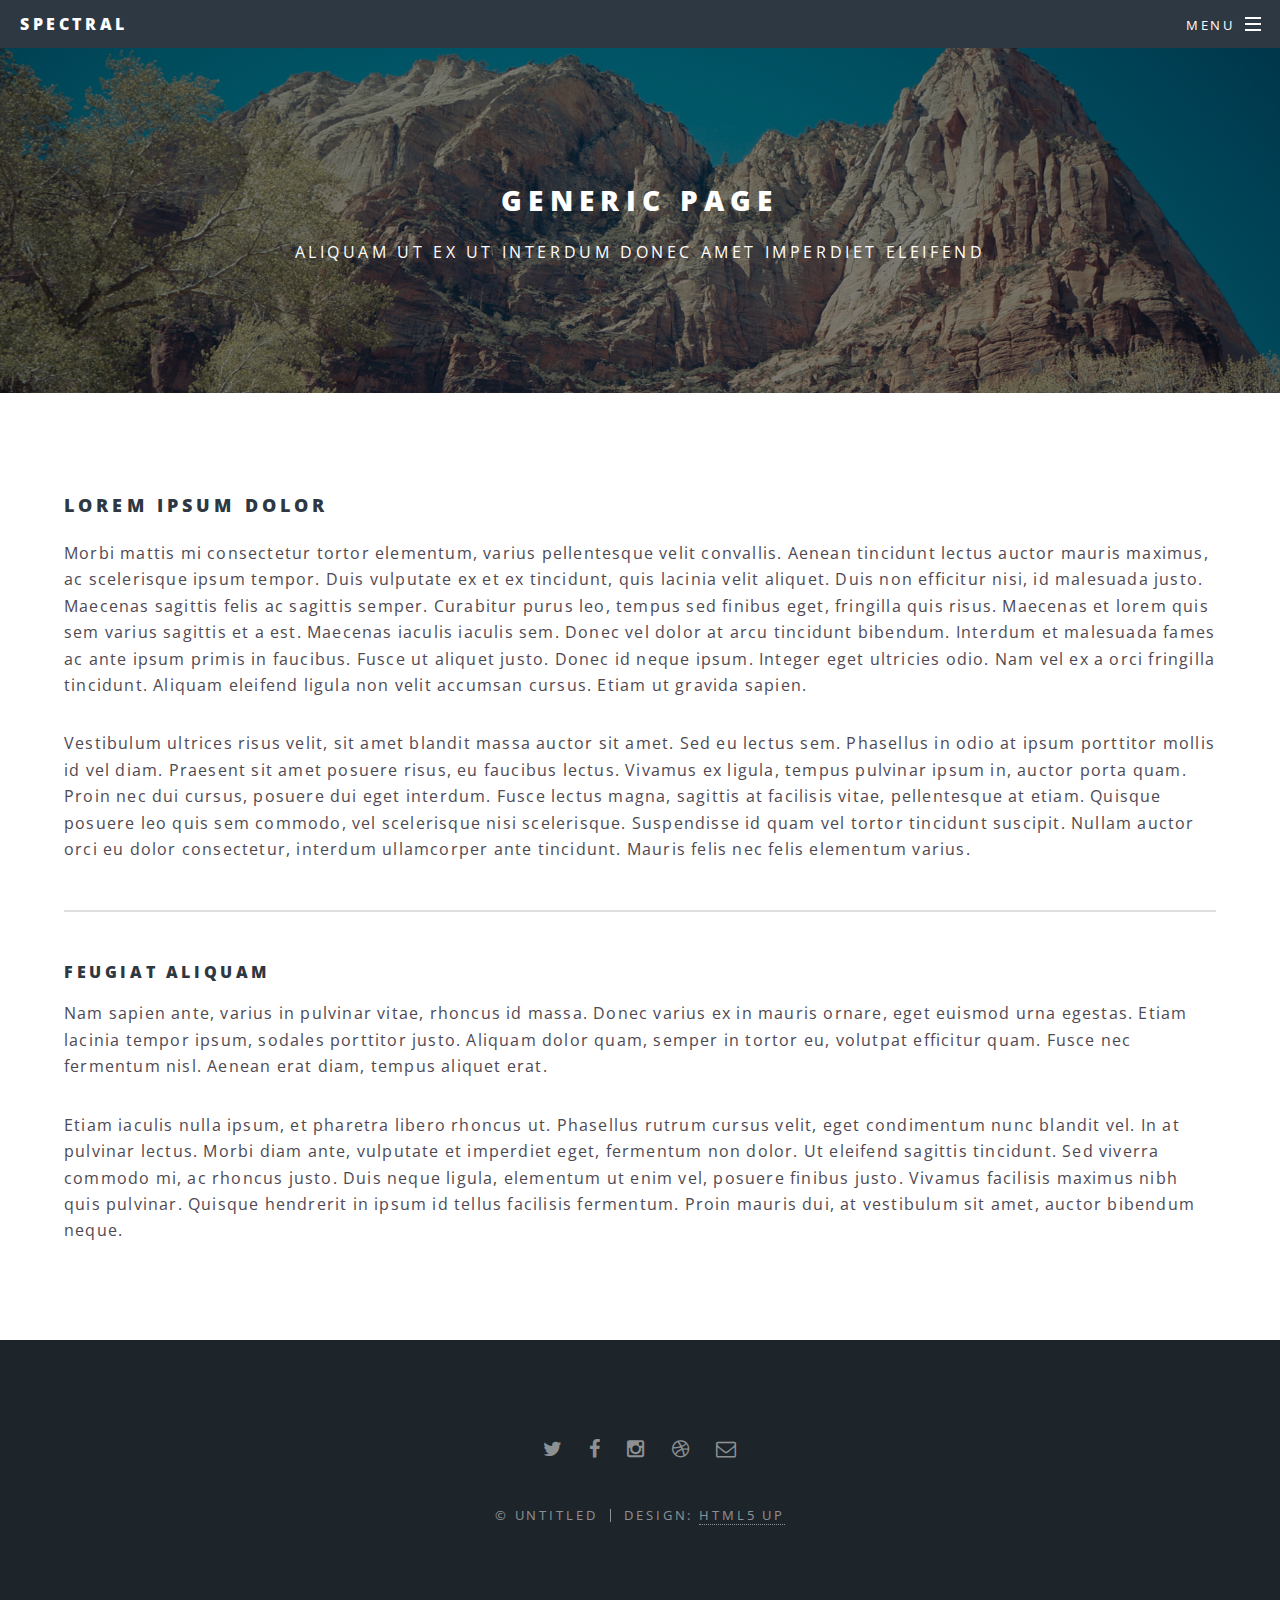
<file: generic.html>
<!DOCTYPE HTML>
<!--
	Spectral by HTML5 UP
	html5up.net | @n33co
	Free for personal and commercial use under the CCA 3.0 license (html5up.net/license)
-->
<html>
	<head>
		<title>Generic - Spectral by HTML5 UP</title>
		<meta charset="utf-8" />
		<meta name="viewport" content="width=device-width, initial-scale=1" />
		<!--[if lte IE 8]><script src="assets/js/ie/html5shiv.js"></script><![endif]-->
		<link rel="stylesheet" href="assets/css/main.css" />
		<!--[if lte IE 8]><link rel="stylesheet" href="assets/css/ie8.css" /><![endif]-->
		<!--[if lte IE 9]><link rel="stylesheet" href="assets/css/ie9.css" /><![endif]-->
	</head>
	<body>

		<!-- Page Wrapper -->
			<div id="page-wrapper">

				<!-- Header -->
					<header id="header">
						<h1><a href="index.html">Spectral</a></h1>
						<nav id="nav">
							<ul>
								<li class="special">
									<a href="#menu" class="menuToggle"><span>Menu</span></a>
									<div id="menu">
										<ul>
											<li><a href="index.html">Home</a></li>
											<li><a href="generic.html">Generic</a></li>
											<li><a href="elements.html">Elements</a></li>
											<li><a href="#">Sign Up</a></li>
											<li><a href="#">Log In</a></li>
										</ul>
									</div>
								</li>
							</ul>
						</nav>
					</header>

				<!-- Main -->
					<article id="main">
						<header>
							<h2>Generic Page</h2>
							<p>Aliquam ut ex ut interdum donec amet imperdiet eleifend</p>
						</header>
						<section class="wrapper style5">
							<div class="inner">

								<h3>Lorem ipsum dolor</h3>
								<p>Morbi mattis mi consectetur tortor elementum, varius pellentesque velit convallis. Aenean tincidunt lectus auctor mauris maximus, ac scelerisque ipsum tempor. Duis vulputate ex et ex tincidunt, quis lacinia velit aliquet. Duis non efficitur nisi, id malesuada justo. Maecenas sagittis felis ac sagittis semper. Curabitur purus leo, tempus sed finibus eget, fringilla quis risus. Maecenas et lorem quis sem varius sagittis et a est. Maecenas iaculis iaculis sem. Donec vel dolor at arcu tincidunt bibendum. Interdum et malesuada fames ac ante ipsum primis in faucibus. Fusce ut aliquet justo. Donec id neque ipsum. Integer eget ultricies odio. Nam vel ex a orci fringilla tincidunt. Aliquam eleifend ligula non velit accumsan cursus. Etiam ut gravida sapien.</p>

								<p>Vestibulum ultrices risus velit, sit amet blandit massa auctor sit amet. Sed eu lectus sem. Phasellus in odio at ipsum porttitor mollis id vel diam. Praesent sit amet posuere risus, eu faucibus lectus. Vivamus ex ligula, tempus pulvinar ipsum in, auctor porta quam. Proin nec dui cursus, posuere dui eget interdum. Fusce lectus magna, sagittis at facilisis vitae, pellentesque at etiam. Quisque posuere leo quis sem commodo, vel scelerisque nisi scelerisque. Suspendisse id quam vel tortor tincidunt suscipit. Nullam auctor orci eu dolor consectetur, interdum ullamcorper ante tincidunt. Mauris felis nec felis elementum varius.</p>

								<hr />

								<h4>Feugiat aliquam</h4>
								<p>Nam sapien ante, varius in pulvinar vitae, rhoncus id massa. Donec varius ex in mauris ornare, eget euismod urna egestas. Etiam lacinia tempor ipsum, sodales porttitor justo. Aliquam dolor quam, semper in tortor eu, volutpat efficitur quam. Fusce nec fermentum nisl. Aenean erat diam, tempus aliquet erat.</p>

								<p>Etiam iaculis nulla ipsum, et pharetra libero rhoncus ut. Phasellus rutrum cursus velit, eget condimentum nunc blandit vel. In at pulvinar lectus. Morbi diam ante, vulputate et imperdiet eget, fermentum non dolor. Ut eleifend sagittis tincidunt. Sed viverra commodo mi, ac rhoncus justo. Duis neque ligula, elementum ut enim vel, posuere finibus justo. Vivamus facilisis maximus nibh quis pulvinar. Quisque hendrerit in ipsum id tellus facilisis fermentum. Proin mauris dui, at vestibulum sit amet, auctor bibendum neque.</p>

							</div>
						</section>
					</article>

				<!-- Footer -->
					<footer id="footer">
						<ul class="icons">
							<li><a href="#" class="icon fa-twitter"><span class="label">Twitter</span></a></li>
							<li><a href="#" class="icon fa-facebook"><span class="label">Facebook</span></a></li>
							<li><a href="#" class="icon fa-instagram"><span class="label">Instagram</span></a></li>
							<li><a href="#" class="icon fa-dribbble"><span class="label">Dribbble</span></a></li>
							<li><a href="#" class="icon fa-envelope-o"><span class="label">Email</span></a></li>
						</ul>
						<ul class="copyright">
							<li>&copy; Untitled</li><li>Design: <a href="http://html5up.net">HTML5 UP</a></li>
						</ul>
					</footer>

			</div>

		<!-- Scripts -->
			<script src="assets/js/jquery.min.js"></script>
			<script src="assets/js/jquery.scrollex.min.js"></script>
			<script src="assets/js/jquery.scrolly.min.js"></script>
			<script src="assets/js/skel.min.js"></script>
			<script src="assets/js/util.js"></script>
			<!--[if lte IE 8]><script src="assets/js/ie/respond.min.js"></script><![endif]-->
			<script src="assets/js/main.js"></script>

	</body>
</html>
</file>
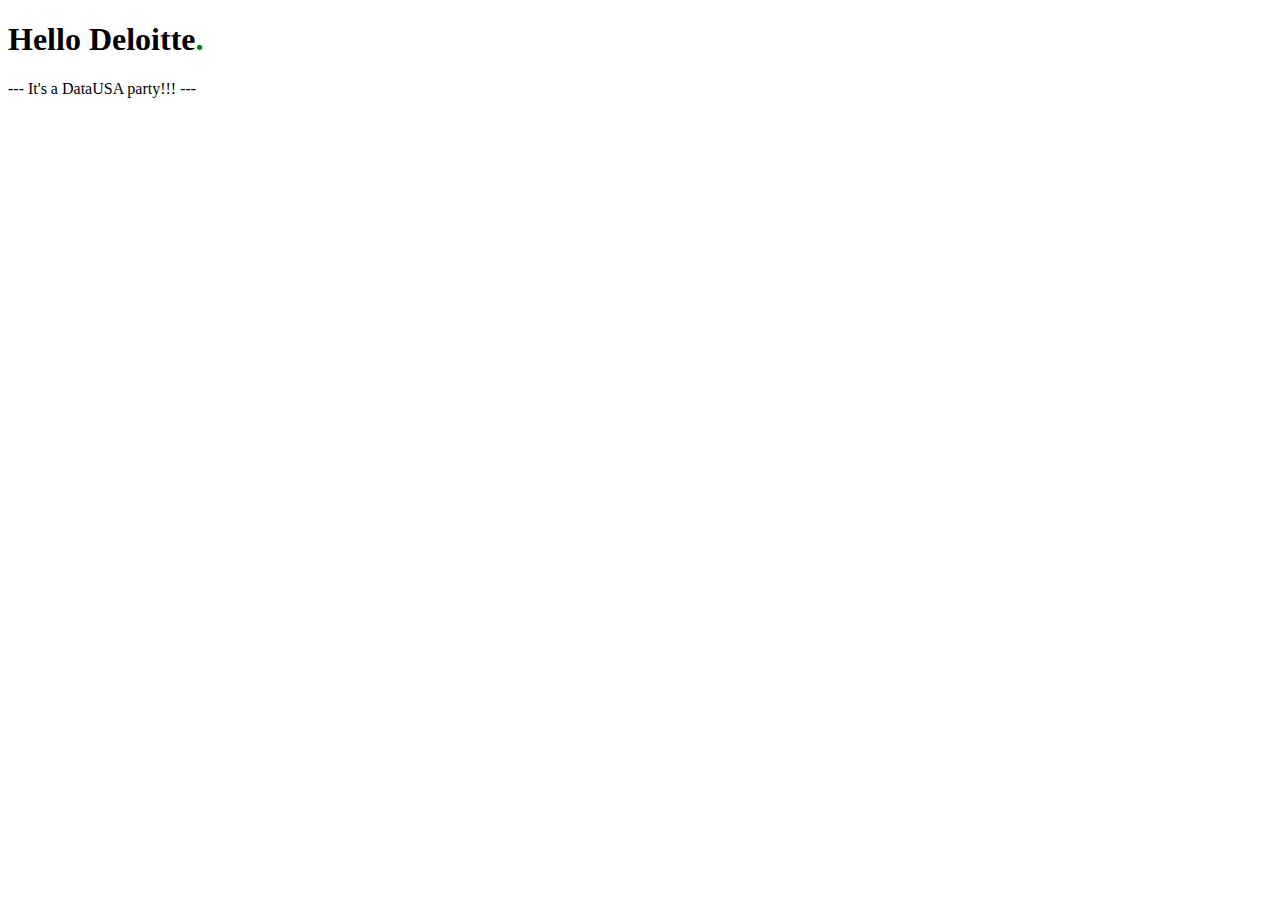
<file: index_deloitte.html>
<!doctype html>
<html>
	<head>
		<title>D3Plus</title>
		<!-- load in JS file , full min includes d3 for us -->
		<script src="https://d3plus.org/js/d3plus.full.min.js"></script>
		<style>
				.greendot {
					color: green;
				}
		</style>

	</head>

	<body>
	<h1>Hello Deloitte<span class="greendot">.</span></h1>
	--- It's a DataUSA party!!! ---<br>

	<div id="viz"></div>

	</body>

	<script>

	function datafold(json) {
		var return_data = json.data.map(function(data) {
			return json.headers.reduce(function(obj, header, i) {
				obj[header] = data[i];
				return obj;
			}, {});
		});
		console.log(return_data)
		return return_data
	}
	console.log("Why are you here, Park?")
	var data = [1, 5, 100, 200];
	console.log("this is our data", data);
	var data2 = [
		{"Population": 123, "Income": 1123,"name": "Park", "value": 55},
		{"Population": 345, "Income": 4452,"name": "Alex", "value": 25},
		{"Population": 133, "Income": 12,"name": "Miguel", "value": 20}

	];
	console.log("this is our data", data2);

	var myViz = d3plus.viz()
				.container("#viz")
				.type("scatter")
				.data("http://api.datausa.io/api/?show=geo&sumlevel=state&required=grads_hawaiian,grads_men,grads_women,geo&year=latest", datafold)
				.id("geo")
				.size("grads_hawaiian")
				.x("grads_men")
				.y("grads_women")
				.color( function(d) {
					if (d.grads_hawaiian > 1000) {
						return "red";
					} else { return "orange"; }
				})
				.tooltip(["grads_hawaiian", "grads_men", "grads_women"])
				.format({
					"text": function(text) {
						if (text.indexOf("grads_") == 0) return d3plus.string.title(text.split("_")[1]);
						return text;
					}
				})
				.draw();
	</script>


</html>
</file>
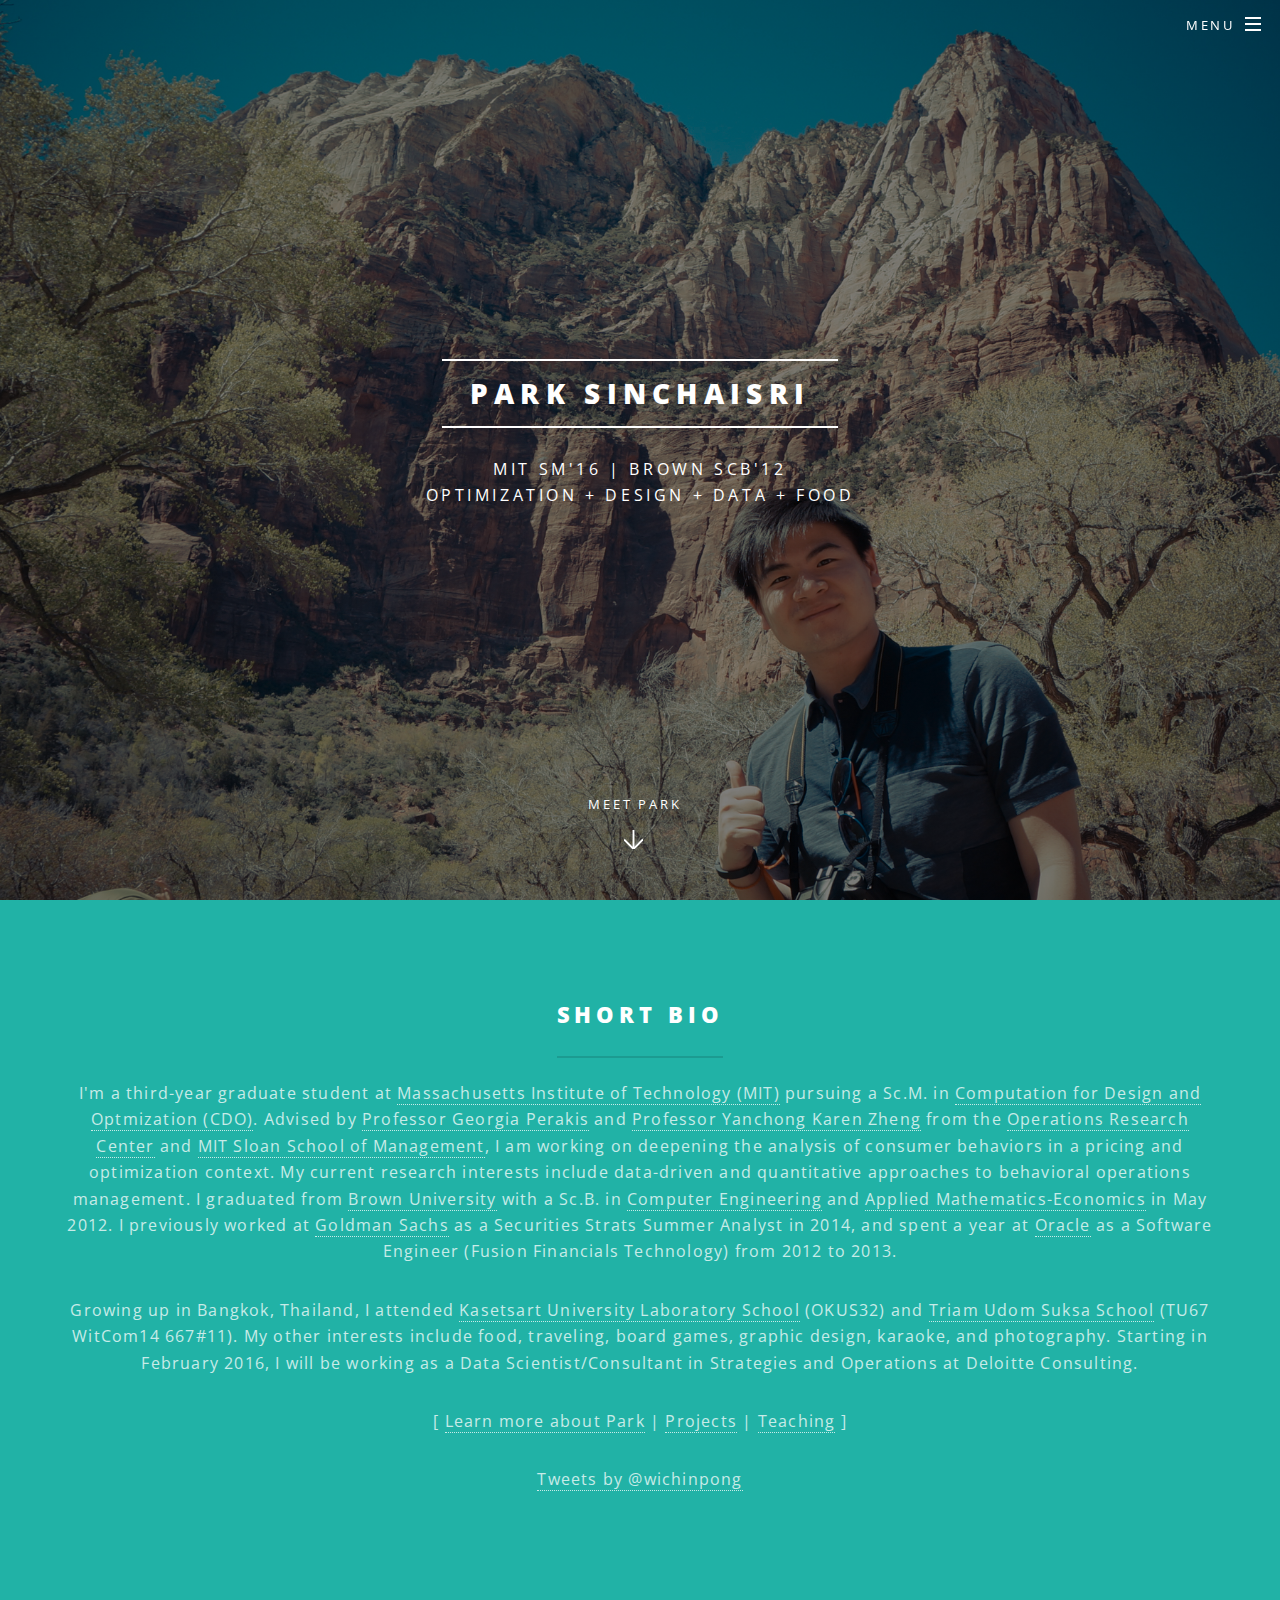
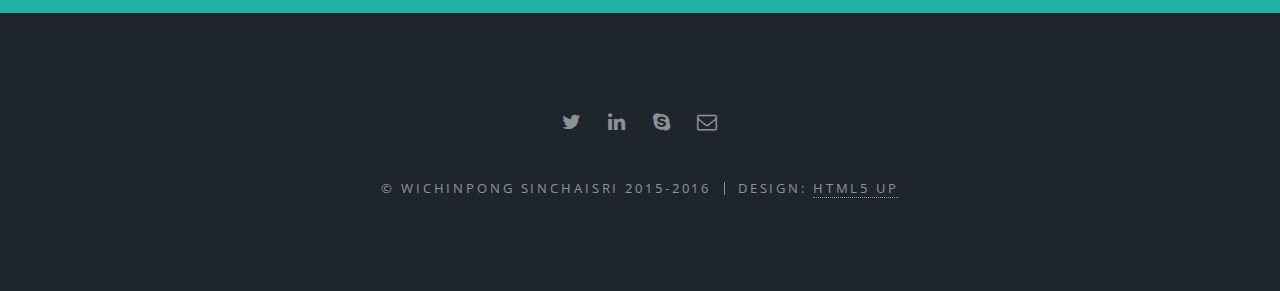
<file: index_old.html>
<!DOCTYPE HTML>
<!--
	Spectral by HTML5 UP
	html5up.net | @n33co
	Free for personal and commercial use under the CCA 3.0 license (html5up.net/license)
-->
<html>
	<head>
		<title>Wichinpong | Park | Sinchaisri</title>
		<meta charset="utf-8" />
		<meta name="viewport" content="width=device-width, initial-scale=1" />
		<!--[if lte IE 8]><script src="assets/js/ie/html5shiv.js"></script><![endif]-->
		<link rel="stylesheet" href="assets/css/main.css" />
		<!--[if lte IE 8]><link rel="stylesheet" href="assets/css/ie8.css" /><![endif]-->
		<!--[if lte IE 9]><link rel="stylesheet" href="assets/css/ie9.css" /><![endif]-->
        <script type="text/javascript">

  var _gaq = _gaq || [];
  _gaq.push(['_setAccount', 'UA-65736699-1']);
  _gaq.push(['_trackPageview']);

  (function() {
    var ga = document.createElement('script'); ga.type = 'text/javascript'; ga.async = true;
    ga.src = ('https:' == document.location.protocol ? 'https://ssl' : 'http://www') + '.google-analytics.com/ga.js';
    var s = document.getElementsByTagName('script')[0]; s.parentNode.insertBefore(ga, s);
  })();

</script>
	</head>
	<body class="landing">

		<!-- Page Wrapper -->
			<div id="page-wrapper">

				<!-- Header -->
					<header id="header" class="alt">
						<h1><a href="index.html">Park Sinchaisri</a></h1>
						<nav id="nav">
							<ul>
								<li class="special">
									<a href="#menu" class="menuToggle"><span>Menu</span></a>
									<div id="menu">
										<ul>
											<li><a href="index.html">Home</a></li>
											<li><a href="about.html">About</a></li>
											<li><a href="projects.html">Projects</a></li>
											<li><a href="teaching.html">Teaching</a></li>
                                            <li><a href="blog.html">Blog</a></li>
										</ul>
									</div>
								</li>
							</ul>
						</nav>
					</header>

				<!-- Banner -->
					<section id="banner">
						<div class="inner">
							<h2>Park Sinchaisri</h2>
							<p>MIT SM'16 | Brown SCB'12<br />
							Optimization + Design + Data + Food</p>
						</div>
						<a href="#one" class="more scrolly">Meet Park</a>
					</section>

				<!-- One -->
					<section id="one" class="wrapper style1 special">
						<div class="inner">
							<header class="major">
								<h2>Short Bio</h2>
								<p>I'm a third-year graduate student at <a href="http://www.mit.edu" target="_new">Massachusetts Institute of Technology (MIT)</a> pursuing a Sc.M. in <a href="http://cce.mit.edu" target="_new">Computation for Design and Optmization (CDO)</a>. Advised by <a href="http://mitsloan.mit.edu/faculty-and-research/faculty-directory/detail/?id=41137" target="_new">Professor Georgia Perakis</a> and <a href="http://yanchong.scripts.mit.edu/" target="_new">Professor Yanchong Karen Zheng</a> from the <a href="http://www.mit.edu/~orc/" target="_new">Operations Research Center</a> and <a href="http://mitsloan.mit.edu/" target="_new">MIT Sloan School of Management</a>, I am working on deepening the analysis of consumer behaviors in a pricing and optimization context. My current research interests include data-driven and quantitative approaches to behavioral operations management. I graduated from <a href="http://www.brown.edu" target="_new">Brown University</a> with a Sc.B. in <a href="http://brown.edu/academics/engineering/undergraduate-study/concentrations/computer-engineering" target="_new">Computer Engineering</a> and <a href="http://www.dam.brown.edu/undergraduate/" target="_new">Applied Mathematics-Economics</a> in May 2012. I previously worked at <a href="http://www.gs.com" target="_new">Goldman Sachs</a> as a Securities Strats Summer Analyst in 2014, and spent a year at <a href="http://www.oracle.com" target="_new">Oracle</a> as a Software Engineer (Fusion Financials Technology) from 2012 to 2013.</p>

	   <p>Growing up in Bangkok, Thailand, I attended <a href="http://www.kus.ku.ac.th" target="_new">Kasetsart University Laboratory School</a> (OKUS32) and <a href="http://www.triamudom.ac.th" target="_new">Triam Udom Suksa School</a> (TU67 WitCom14 667#11). My other interests include food, traveling, board games, graphic design, karaoke, and photography. Starting in February 2016, I will be working as a Data Scientist/Consultant in Strategies and Operations at Deloitte Consulting.</p>
                                
                                    <p>[ <a href="about.html">Learn more about Park</a> | <a href="projects.html">Projects</a> | <a href="teaching.html">Teaching</a> ]</p><a class="twitter-timeline" data-dnt="true" href="https://twitter.com/wichinpong" data-widget-id="676365204347834368" data-chrome="nofooter noborders transparent">Tweets by @wichinpong</a>
<script>!function(d,s,id){var js,fjs=d.getElementsByTagName(s)[0],p=/^http:/.test(d.location)?'http':'https';if(!d.getElementById(id)){js=d.createElement(s);js.id=id;js.src=p+"://platform.twitter.com/widgets.js";fjs.parentNode.insertBefore(js,fjs);}}(document,"script","twitter-wjs");</script>
							</header>
						</div>
					</section>

				<!-- Footer -->
					<footer id="footer">
                        <ul class="icons">
							<li><a href="http://twitter.com/wichinpong" class="icon fa-twitter"><span class="label">Twitter</span></a></li>
							<li><a href="https://www.linkedin.com/in/xalapao" class="icon fa-linkedin"><span class="label">LinkedIn</span></a></li>
                            <li><a href="skype:wichinpong?call"" class="icon fa-skype"><span class="label">Skype</span></a></li>
							<li><a href="http://www.google.com/recaptcha/mailhide/d?k=01uA9bJUX4-yZwxmOAXOJTrA==&amp;c=xeBvloLPpQHWomCI66l0LOKggdUXD9BDuDvQVihXjUo=" onclick="window.open('http://www.google.com/recaptcha/mailhide/d?k\07501uA9bJUX4-yZwxmOAXOJTrA\75\75\46c\75xeBvloLPpQHWomCI66l0LOKggdUXD9BDuDvQVihXjUo\075', '', 'toolbar=0,scrollbars=0,location=0,statusbar=0,menubar=0,resizable=0,width=500,height=300'); return false;" title="Reveal this e-mail address" class="icon fa-envelope-o"><span class="label">Email</span></a></li>
						</ul>
						<ul class="copyright">
							<li>&copy; Wichinpong Sinchaisri 2015-2016</li><li>Design: <a href="http://html5up.net">HTML5 UP</a></li>
						</ul>
					</footer>

			</div>

		<!-- Scripts -->
			<script src="assets/js/jquery.min.js"></script>
			<script src="assets/js/jquery.scrollex.min.js"></script>
			<script src="assets/js/jquery.scrolly.min.js"></script>
			<script src="assets/js/skel.min.js"></script>
			<script src="assets/js/util.js"></script>
			<!--[if lte IE 8]><script src="assets/js/ie/respond.min.js"></script><![endif]-->
			<script src="assets/js/main.js"></script>
<script language=JavaScript>
<!--

//Disable right click script III- By Renigade (renigade@mediaone.net)
//For full source code, visit http://www.dynamicdrive.com

var message="";
///////////////////////////////////
function clickIE() {if (document.all) {(message);return false;}}
function clickNS(e) {if 
(document.layers||(document.getElementById&&!document.all)) {
if (e.which==2||e.which==3) {(message);return false;}}}
if (document.layers) 
{document.captureEvents(Event.MOUSEDOWN);document.onmousedown=clickNS;}
else{document.onmouseup=clickNS;document.oncontextmenu=clickIE;}

document.oncontextmenu=new Function("return false")
// --> 
</script>
	</body>
</html>
</file>
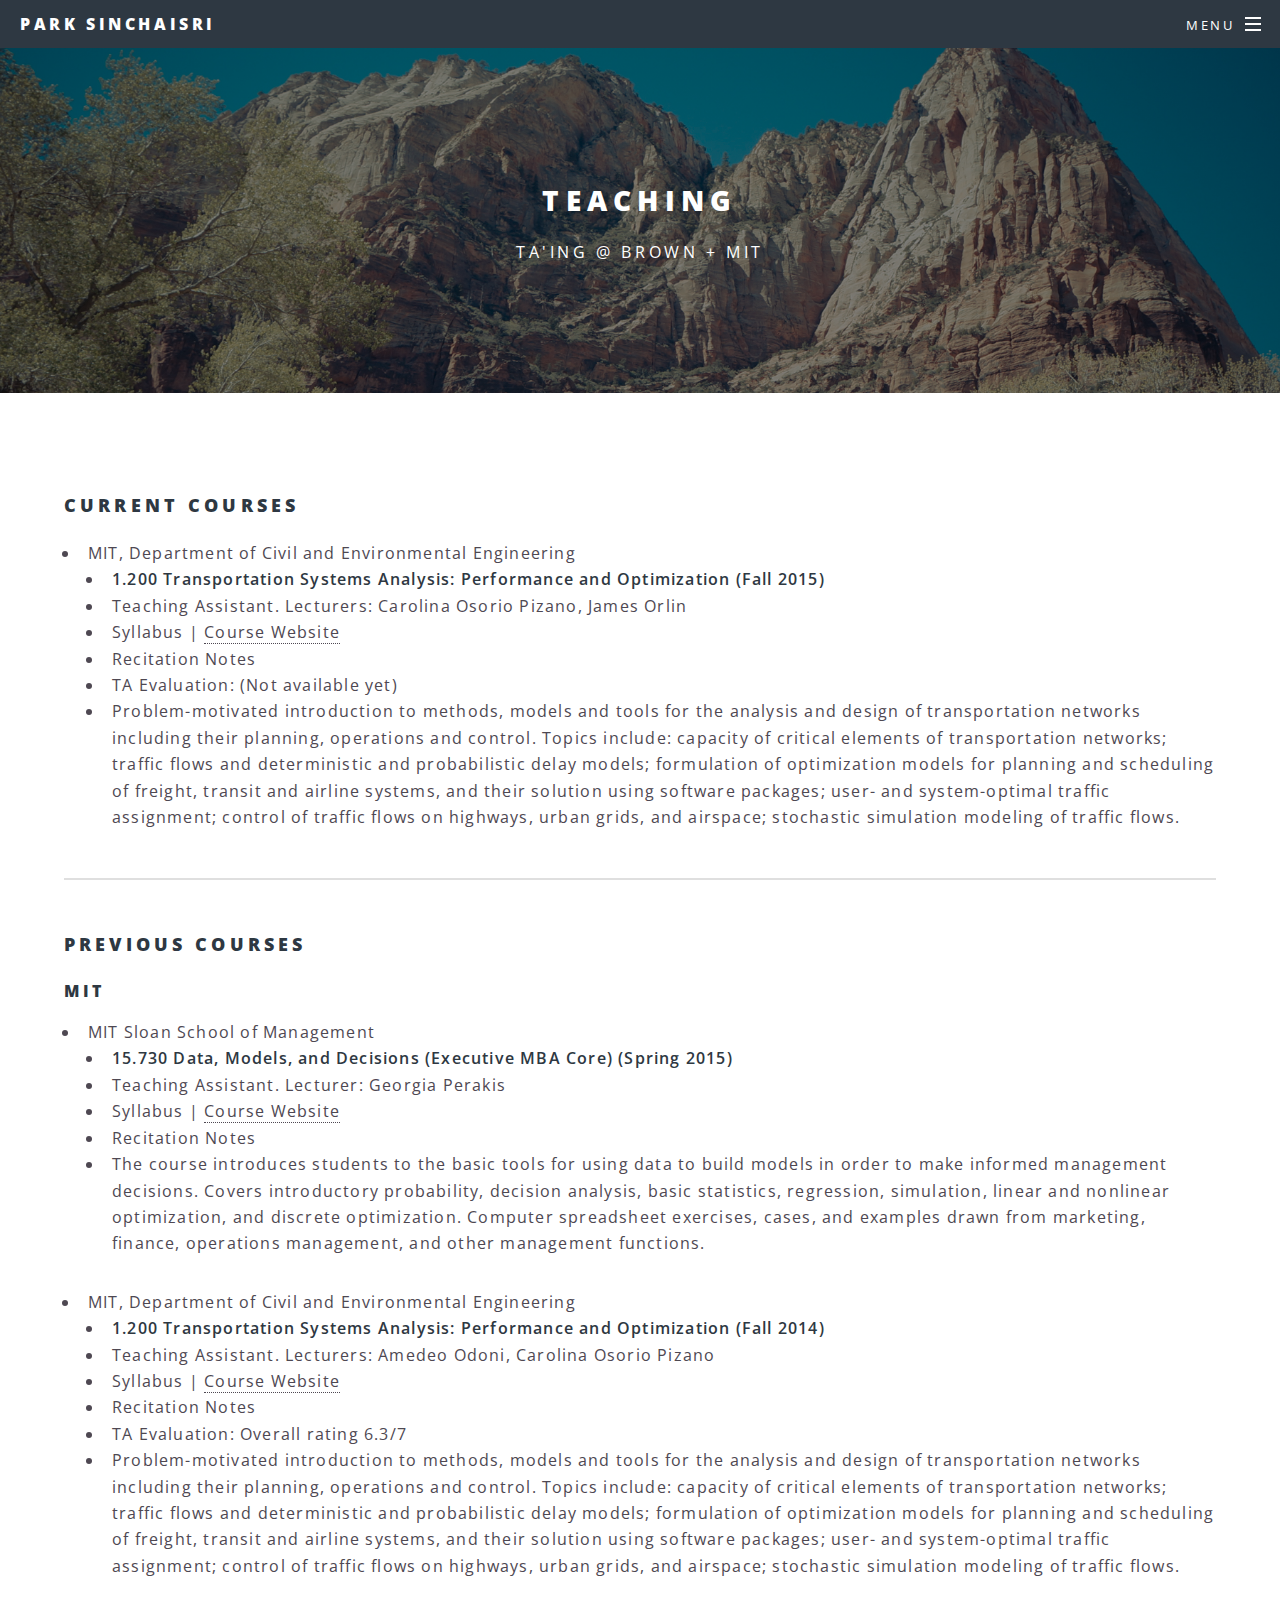
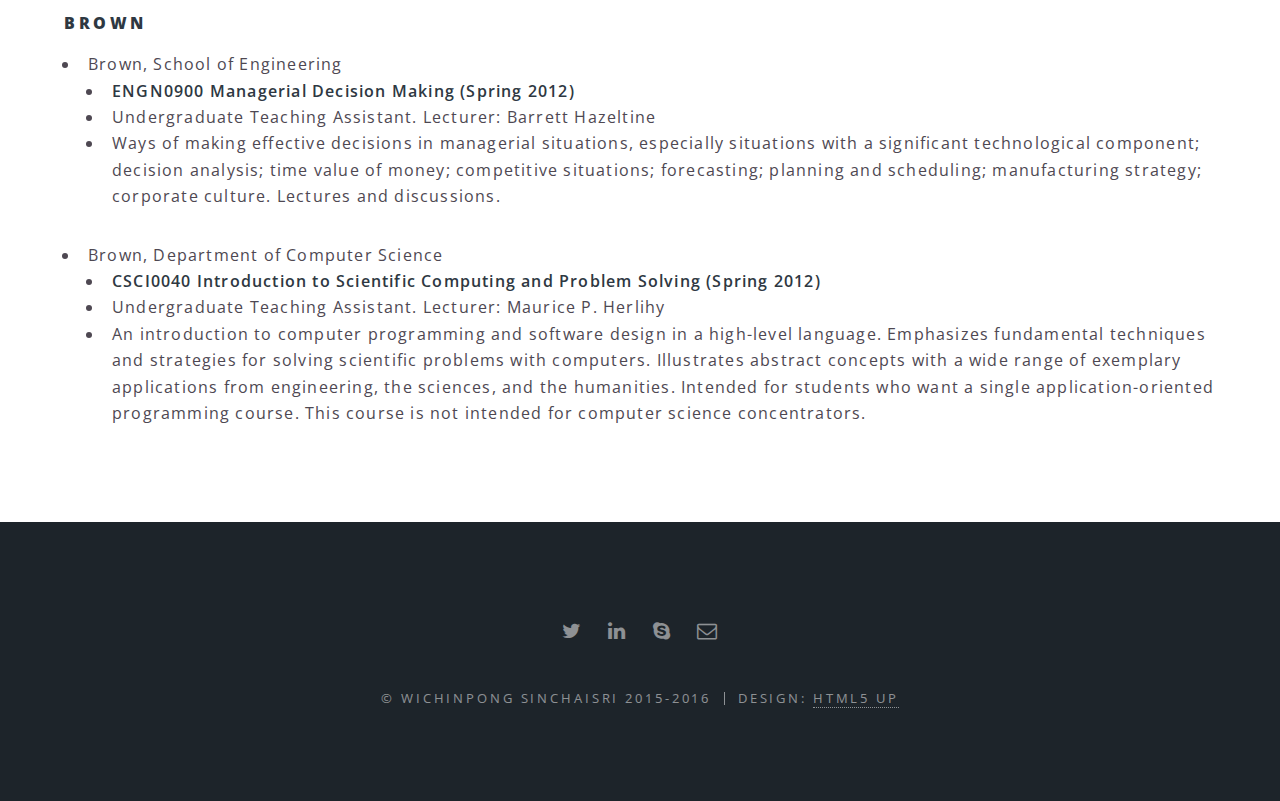
<file: teaching.html>
<!DOCTYPE HTML>
<!--
	Spectral by HTML5 UP
	html5up.net | @n33co
	Free for personal and commercial use under the CCA 3.0 license (html5up.net/license)
-->
<html>
	<head>
		<title>Wichinpong | Park | Sinchaisri (( Teaching ))</title>
		<meta charset="utf-8" />
		<meta name="viewport" content="width=device-width, initial-scale=1" />
		<!--[if lte IE 8]><script src="assets/js/ie/html5shiv.js"></script><![endif]-->
		<link rel="stylesheet" href="assets/css/main.css" />
		<!--[if lte IE 8]><link rel="stylesheet" href="assets/css/ie8.css" /><![endif]-->
		<!--[if lte IE 9]><link rel="stylesheet" href="assets/css/ie9.css" /><![endif]-->
        <script type="text/javascript">

  var _gaq = _gaq || [];
  _gaq.push(['_setAccount', 'UA-65736699-1']);
  _gaq.push(['_trackPageview']);

  (function() {
    var ga = document.createElement('script'); ga.type = 'text/javascript'; ga.async = true;
    ga.src = ('https:' == document.location.protocol ? 'https://ssl' : 'http://www') + '.google-analytics.com/ga.js';
    var s = document.getElementsByTagName('script')[0]; s.parentNode.insertBefore(ga, s);
  })();

</script>
	</head>
	<body>

		<!-- Page Wrapper -->
			<div id="page-wrapper">

				<!-- Header -->
					<header id="header">
						<h1><a href="index.html">Park Sinchaisri</a></h1>
						<nav id="nav">
							<ul>
								<li class="special">
									<a href="#menu" class="menuToggle"><span>Menu</span></a>
									<div id="menu">
										<ul>
											<li><a href="index.html">Home</a></li>
											<li><a href="about.html">About</a></li>
											<li><a href="projects.html">Projects</a></li>
											<li><a href="teaching.html">Teaching</a></li>
                                            <li><a href="blog.html">Blog</a></li>
										</ul>
									</div>
								</li>
							</ul>
						</nav>
					</header>

				<!-- Main -->
					<article id="main">
						<header>
							<h2>Teaching</h2>
							<p>TA'ing @ Brown + MIT</p>
                            
						</header>
						<section class="wrapper style5">
							<div class="inner">
								<h3>Current Courses</h3>
       <ul>                                                    <li>MIT, Department of Civil and Environmental Engineering
                                <ul>
                                    <li><b>1.200 Transportation Systems Analysis: Performance and Optimization (Fall 2015)</b></li><li>Teaching Assistant. Lecturers: Carolina Osorio Pizano, James Orlin</li>
                               <li>Syllabus | <a href="http://stellar.mit.edu/S/course/1/fa15/1.200/" target="_new">Course Website</a></li>
                                    <li>Recitation Notes</li><li>TA Evaluation: (Not available yet)</li>
                                <li>Problem-motivated introduction to methods, models and tools for the analysis and design of transportation networks including their planning, operations and control. Topics include: capacity of critical elements of transportation networks; traffic flows and deterministic and probabilistic delay models; formulation of optimization models for planning and scheduling of freight, transit and airline systems, and their solution using software packages; user- and system-optimal traffic assignment; control of traffic flows on highways, urban grids, and airspace; stochastic simulation modeling of traffic flows.</li>
                                
                                
                                </ul></ul> 

                            <hr />

								<h3>Previous Courses</h3>
                            <h4>MIT</h4>
                                <ul>
                            <li>MIT Sloan School of Management
                                <ul><li><b>15.730 Data, Models, and Decisions (Executive MBA Core) (Spring 2015)</b> </li>
                                    <li>Teaching Assistant. Lecturer: Georgia Perakis</li>
                                    <li>Syllabus | <a href="https://stellar.mit.edu/S/project/15.730_dmd_16/" target="_new">Course Website</a></li>
                                    <li>Recitation Notes</li>
                                    <li>The course introduces students to the basic tools for using data to build models in order to make informed management decisions. Covers introductory probability, decision analysis, basic statistics, regression, simulation, linear and nonlinear optimization, and discrete optimization. Computer spreadsheet exercises, cases, and examples drawn from marketing, finance, operations management, and other management functions.</li>
                                   </ul>
                            <li>MIT, Department of Civil and Environmental Engineering
                                <ul>
                                    <li><b>1.200 Transportation Systems Analysis: Performance and Optimization (Fall 2014)</b></li><li>Teaching Assistant. Lecturers: Amedeo Odoni, Carolina Osorio Pizano</li>
                               <li>Syllabus | <a href="http://stellar.mit.edu/S/course/1/fa14/1.200/" target="_new">Course Website</a></li>
                                    <li>Recitation Notes</li><li>TA Evaluation: Overall rating 6.3/7</li>
                                <li>Problem-motivated introduction to methods, models and tools for the analysis and design of transportation networks including their planning, operations and control. Topics include: capacity of critical elements of transportation networks; traffic flows and deterministic and probabilistic delay models; formulation of optimization models for planning and scheduling of freight, transit and airline systems, and their solution using software packages; user- and system-optimal traffic assignment; control of traffic flows on highways, urban grids, and airspace; stochastic simulation modeling of traffic flows.</li>
                                
                                
                                </ul></ul>
                                <h4>Brown</h4>    
                               <ul>      
                                   <li>Brown, School of Engineering<ul>
                                       <li><b>ENGN0900 Managerial Decision Making (Spring 2012)</b></li>
                                       <li>Undergraduate Teaching Assistant. Lecturer: Barrett Hazeltine</li>
                                       <li>Ways of making effective decisions in managerial situations, especially situations with a significant technological component; decision analysis; time value of money; competitive situations; forecasting; planning and scheduling; manufacturing strategy; corporate culture. Lectures and discussions.</li>
                                       </ul></li>
                            <li>Brown, Department of Computer Science
                                <ul>
                                <li><b>CSCI0040 Introduction to Scientific Computing and Problem Solving (Spring 2012)</b></li>
                                <li>
                                    Undergraduate Teaching Assistant. Lecturer: Maurice P. Herlihy</li>
                                <li>An introduction to computer programming and software design in a high-level language. Emphasizes fundamental techniques and strategies for solving scientific problems with computers. Illustrates abstract concepts with a wide range of exemplary applications from engineering, the sciences, and the humanities. Intended for students who want a single application-oriented programming course. This course is not intended for computer science concentrators.
                                    </li></ul></li>
                            </ul>

                        
                            
							</div>
						</section>
					</article>

				<!-- Footer -->
					<footer id="footer">
                      <ul class="icons">
							<li><a href="http://twitter.com/wichinpong" class="icon fa-twitter"><span class="label">Twitter</span></a></li>
							<li><a href="https://www.linkedin.com/in/xalapao" class="icon fa-linkedin"><span class="label">LinkedIn</span></a></li>
                            <li><a href="skype:wichinpong?call" class="icon fa-skype"><span class="label">Skype</span></a></li>
							<li><a href="http://www.google.com/recaptcha/mailhide/d?k=01uA9bJUX4-yZwxmOAXOJTrA==&amp;c=xeBvloLPpQHWomCI66l0LOKggdUXD9BDuDvQVihXjUo=" onclick="window.open('http://www.google.com/recaptcha/mailhide/d?k\07501uA9bJUX4-yZwxmOAXOJTrA\75\75\46c\75xeBvloLPpQHWomCI66l0LOKggdUXD9BDuDvQVihXjUo\075', '', 'toolbar=0,scrollbars=0,location=0,statusbar=0,menubar=0,resizable=0,width=500,height=300'); return false;" title="Reveal this e-mail address" class="icon fa-envelope-o"><span class="label">Email</span></a></li>
						</ul>
						<ul class="copyright">
							<li>&copy; Wichinpong Sinchaisri 2015-2016</li><li>Design: <a href="http://html5up.net">HTML5 UP</a></li>
						</ul>
					</footer>

			</div>

		<!-- Scripts -->
			<script src="assets/js/jquery.min.js"></script>
			<script src="assets/js/jquery.scrollex.min.js"></script>
			<script src="assets/js/jquery.scrolly.min.js"></script>
			<script src="assets/js/skel.min.js"></script>
			<script src="assets/js/util.js"></script>
			<!--[if lte IE 8]><script src="assets/js/ie/respond.min.js"></script><![endif]-->
			<script src="assets/js/main.js"></script>
<script language=JavaScript>
<!--

//Disable right click script III- By Renigade (renigade@mediaone.net)
//For full source code, visit http://www.dynamicdrive.com

var message="";
///////////////////////////////////
function clickIE() {if (document.all) {(message);return false;}}
function clickNS(e) {if 
(document.layers||(document.getElementById&&!document.all)) {
if (e.which==2||e.which==3) {(message);return false;}}}
if (document.layers) 
{document.captureEvents(Event.MOUSEDOWN);document.onmousedown=clickNS;}
else{document.onmouseup=clickNS;document.oncontextmenu=clickIE;}

document.oncontextmenu=new Function("return false")
// --> 
</script>
	</body>
</html>
</file>
<file: css/typegrid.css>
/*--------------------------------------------------------------------------
  1. Grid System
--------------------------------------------------------------------------*/
.container {
  position: relative;
}
/* Container */
.container {
  width: 960px;
  margin: 0 auto;
  /* Columns */

}
.container .column,
.container .columns {
  float: left;
  display: inline;
  padding-left: 20px;
  padding-right: 20px;
  position: relative;
  -webkit-box-sizing: border-box;
  -moz-box-sizing: border-box;
  box-sizing: border-box;
}
.container .column.nest,
.container .columns.nest,
.container .column.nested,
.container .columns.nested {
  padding-left: 0;
  padding-right: 0;
}
.desktop-1 {
  width: 80px;
}
.desktop-2 {
  width: 160px;
}
.desktop-3 {
  width: 240px;
}
.desktop-4 {
  width: 320px;
}
.desktop-5 {
  width: 400px;
}
.desktop-6 {
  width: 480px;
}
.desktop-7 {
  width: 560px;
}
.desktop-8 {
  width: 640px;
}
.desktop-9 {
  width: 720px;
}
.desktop-10 {
  width: 800px;
}
.desktop-11 {
  width: 880px;
}
.desktop-12 {
  width: 960px;
}
.offset-1 {
  margin-left: 80px;
}
.offset-2 {
  margin-left: 160px;
}
.offset-3 {
  margin-left: 240px;
}
.offset-4 {
  margin-left: 320px;
}
.offset-5 {
  margin-left: 400px;
}
.offset-6 {
  margin-left: 480px;
}
.offset-7 {
  margin-left: 560px;
}
.offset-8 {
  margin-left: 640px;
}
.offset-9 {
  margin-left: 720px;
}
.offset-10 {
  margin-left: 800px;
}
.offset-11 {
  margin-left: 880px;
}
.pull-1 {
  right: 80px;
}
.pull-2 {
  right: 160px;
}
.pull-3 {
  right: 240px;
}
.pull-4 {
  right: 320px;
}
.pull-5 {
  right: 400px;
}
.pull-6 {
  right: 480px;
}
.pull-7 {
  right: 560px;
}
.pull-8 {
  right: 640px;
}
.pull-9 {
  right: 720px;
}
.pull-10 {
  right: 800px;
}
.pull-11 {
  right: 880px;
}
.push-1 {
  left: 80px;
}
.push-2 {
  left: 160px;
}
.push-3 {
  left: 240px;
}
.push-4 {
  left: 320px;
}
.push-5 {
  left: 400px;
}
.push-6 {
  left: 480px;
}
.push-7 {
  left: 560px;
}
.push-8 {
  left: 640px;
}
.push-9 {
  left: 720px;
}
.push-10 {
  left: 800px;
}
.push-11 {
  left: 880px;
}
/* Widescreen */
@media screen and (min-width: 1300px) {
  .container {
    width: 1200px;
  }
  .desktop-1 {
    width: 100px;
  }
  .desktop-2 {
    width: 200px;
  }
  .desktop-3 {
    width: 300px;
  }
  .desktop-4 {
    width: 400px;
  }
  .desktop-5 {
    width: 500px;
  }
  .desktop-6 {
    width: 600px;
  }
  .desktop-7 {
    width: 700px;
  }
  .desktop-8 {
    width: 800px;
  }
  .desktop-9 {
    width: 900px;
  }
  .desktop-10 {
    width: 1000px;
  }
  .desktop-11 {
    width: 1100px;
  }
  .desktop-12 {
    width: 1200px;
  }
  .offset-1 {
    margin-left: 100px;
  }
  .offset-2 {
    margin-left: 200px;
  }
  .offset-3 {
    margin-left: 300px;
  }
  .offset-4 {
    margin-left: 400px;
  }
  .offset-5 {
    margin-left: 500px;
  }
  .offset-6 {
    margin-left: 600px;
  }
  .offset-7 {
    margin-left: 700px;
  }
  .offset-8 {
    margin-left: 800px;
  }
  .offset-9 {
    margin-left: 900px;
  }
  .offset-10 {
    margin-left: 1000px;
  }
  .offset-11 {
    margin-left: 1100px;
  }
  .pull-1 {
    right: 100px;
  }
  .pull-2 {
    right: 200px;
  }
  .pull-3 {
    right: 300px;
  }
  .pull-4 {
    right: 400px;
  }
  .pull-5 {
    right: 500px;
  }
  .pull-6 {
    right: 600px;
  }
  .pull-7 {
    right: 700px;
  }
  .pull-8 {
    right: 800px;
  }
  .pull-9 {
    right: 900px;
  }
  .pull-10 {
    right: 1000px;
  }
  .pull-11 {
    right: 1100px;
  }
  .push-1 {
    left: 100px;
  }
  .push-2 {
    left: 200px;
  }
  .push-3 {
    left: 300px;
  }
  .push-4 {
    left: 400px;
  }
  .push-5 {
    left: 500px;
  }
  .push-6 {
    left: 600px;
  }
  .push-7 {
    left: 700px;
  }
  .push-8 {
    left: 800px;
  }
  .push-9 {
    left: 900px;
  }
  .push-10 {
    left: 1000px;
  }
  .push-11 {
    left: 1100px;
  }
}
/* Tablet */
@media screen and (min-width: 768px) and (max-width: 959px) {
  .container {
    width: 660px;
  }
  .desktop-1 {
    width: 55px;
  }
  .desktop-2 {
    width: 110px;
  }
  .desktop-3 {
    width: 165px;
  }
  .desktop-4 {
    width: 220px;
  }
  .desktop-5 {
    width: 275px;
  }
  .desktop-6 {
    width: 330px;
  }
  .desktop-7 {
    width: 385px;
  }
  .desktop-8 {
    width: 440px;
  }
  .desktop-9 {
    width: 495px;
  }
  .desktop-10 {
    width: 550px;
  }
  .desktop-11 {
    width: 605px;
  }
  .desktop-12 {
    width: 660px;
  }
  .tablet-1 {
    width: 55px;
  }
  .tablet-2 {
    width: 110px;
  }
  .tablet-3 {
    width: 165px;
  }
  .tablet-4 {
    width: 220px;
  }
  .tablet-5 {
    width: 275px;
  }
  .tablet-6 {
    width: 330px;
  }
  .tablet-7 {
    width: 385px;
  }
  .tablet-8 {
    width: 440px;
  }
  .tablet-9 {
    width: 495px;
  }
  .tablet-10 {
    width: 550px;
  }
  .tablet-11 {
    width: 605px;
  }
  .tablet-12 {
    width: 660px;
  }
  .offset-1 {
    margin-left: 55px;
  }
  .offset-2 {
    margin-left: 110px;
  }
  .offset-3 {
    margin-left: 165px;
  }
  .offset-4 {
    margin-left: 220px;
  }
  .offset-5 {
    margin-left: 275px;
  }
  .offset-6 {
    margin-left: 330px;
  }
  .offset-7 {
    margin-left: 385px;
  }
  .offset-8 {
    margin-left: 440px;
  }
  .offset-9 {
    margin-left: 495px;
  }
  .offset-10 {
    margin-left: 550px;
  }
  .offset-11 {
    margin-left: 605px;
  }
  .tablet-offset-0 {
    margin-left: 0px;
  }
  .tablet-offset-1 {
    margin-left: 55px;
  }
  .tablet-offset-2 {
    margin-left: 110px;
  }
  .tablet-offset-3 {
    margin-left: 165px;
  }
  .tablet-offset-4 {
    margin-left: 220px;
  }
  .tablet-offset-5 {
    margin-left: 275px;
  }
  .tablet-offset-6 {
    margin-left: 330px;
  }
  .tablet-offset-7 {
    margin-left: 385px;
  }
  .tablet-offset-8 {
    margin-left: 440px;
  }
  .tablet-offset-9 {
    margin-left: 495px;
  }
  .tablet-offset-10 {
    margin-left: 550px;
  }
  .tablet-offset-11 {
    margin-left: 605px;
  }
  .pull-1 {
    right: 55px;
  }
  .pull-2 {
    right: 110px;
  }
  .pull-3 {
    right: 165px;
  }
  .pull-4 {
    right: 220px;
  }
  .pull-5 {
    right: 275px;
  }
  .pull-6 {
    right: 330px;
  }
  .pull-7 {
    right: 385px;
  }
  .pull-8 {
    right: 440px;
  }
  .pull-9 {
    right: 495px;
  }
  .pull-10 {
    right: 550px;
  }
  .pull-11 {
    right: 605px;
  }
  .push-1 {
    left: 55px;
  }
  .push-2 {
    left: 110px;
  }
  .push-3 {
    left: 165px;
  }
  .push-4 {
    left: 220px;
  }
  .push-5 {
    left: 275px;
  }
  .push-6 {
    left: 330px;
  }
  .push-7 {
    left: 385px;
  }
  .push-8 {
    left: 440px;
  }
  .push-9 {
    left: 495px;
  }
  .push-10 {
    left: 550px;
  }
  .push-11 {
    left: 605px;
  }
  .tablet-pull-0 {
    right: 0px;
  }
  .tablet-pull-1 {
    right: 55px;
  }
  .tablet-pull-2 {
    right: 110px;
  }
  .tablet-pull-3 {
    right: 165px;
  }
  .tablet-pull-4 {
    right: 220px;
  }
  .tablet-pull-5 {
    right: 275px;
  }
  .tablet-pull-6 {
    right: 330px;
  }
  .tablet-pull-7 {
    right: 385px;
  }
  .tablet-pull-8 {
    right: 440px;
  }
  .tablet-pull-9 {
    right: 495px;
  }
  .tablet-pull-10 {
    right: 550px;
  }
  .tablet-pull-11 {
    right: 605px;
  }
  .tablet-push-0 {
    left: 0px;
  }
  .tablet-push-1 {
    left: 55px;
  }
  .tablet-push-2 {
    left: 110px;
  }
  .tablet-push-3 {
    left: 165px;
  }
  .tablet-push-4 {
    left: 220px;
  }
  .tablet-push-5 {
    left: 275px;
  }
  .tablet-push-6 {
    left: 330px;
  }
  .tablet-push-7 {
    left: 385px;
  }
  .tablet-push-8 {
    left: 440px;
  }
  .tablet-push-9 {
    left: 495px;
  }
  .tablet-push-10 {
    left: 550px;
  }
  .tablet-push-11 {
    left: 605px;
  }
}
/* Mobile - Portrait */
@media screen and (max-width: 767px) {
  .container {
    width: 280px;
  }
  .container .column,
  .container .columns {
    padding-left: 20px;
    padding-right: 20px;
  }
  .desktop-1,
  .tablet-1 {
    width: 280px;
  }
  .desktop-2,
  .tablet-2 {
    width: 280px;
  }
  .desktop-3,
  .tablet-3 {
    width: 280px;
  }
  .desktop-4,
  .tablet-4 {
    width: 280px;
  }
  .desktop-5,
  .tablet-5 {
    width: 280px;
  }
  .desktop-6,
  .tablet-6 {
    width: 280px;
  }
  .desktop-7,
  .tablet-7 {
    width: 280px;
  }
  .desktop-8,
  .tablet-8 {
    width: 280px;
  }
  .desktop-9,
  .tablet-9 {
    width: 280px;
  }
  .desktop-10,
  .tablet-10 {
    width: 280px;
  }
  .desktop-11,
  .tablet-11 {
    width: 280px;
  }
  .desktop-12,
  .tablet-12 {
    width: 280px;
  }
  .offset-1 {
    margin-left: 0;
  }
  .offset-2 {
    margin-left: 0;
  }
  .offset-3 {
    margin-left: 0;
  }
  .offset-4 {
    margin-left: 0;
  }
  .offset-5 {
    margin-left: 0;
  }
  .offset-6 {
    margin-left: 0;
  }
  .offset-7 {
    margin-left: 0;
  }
  .offset-8 {
    margin-left: 0;
  }
  .offset-9 {
    margin-left: 0;
  }
  .offset-10 {
    margin-left: 0;
  }
  .offset-11 {
    margin-left: 0;
  }
  .pull-1,
  .push-1,
  .tablet-pull-1,
  .tablet-push-1 {
    left: 0;
  }
  .pull-2,
  .push-2,
  .tablet-pull-2,
  .tablet-push-2 {
    left: 0;
  }
  .pull-3,
  .push-3,
  .tablet-pull-3,
  .tablet-push-3 {
    left: 0;
  }
  .pull-4,
  .push-4,
  .tablet-pull-4,
  .tablet-push-4 {
    left: 0;
  }
  .pull-5,
  .push-5,
  .tablet-pull-5,
  .tablet-push-5 {
    left: 0;
  }
  .pull-6,
  .push-6,
  .tablet-pull-6,
  .tablet-push-6 {
    left: 0;
  }
  .pull-7,
  .push-7,
  .tablet-pull-7,
  .tablet-push-7 {
    left: 0;
  }
  .pull-8,
  .push-8,
  .tablet-pull-8,
  .tablet-push-8 {
    left: 0;
  }
  .pull-9,
  .push-9,
  .tablet-pull-9,
  .tablet-push-9 {
    left: 0;
  }
  .pull-10,
  .push-10,
  .tablet-pull-10,
  .tablet-push-10 {
    left: 0;
  }
  .pull-11,
  .push-11,
  .tablet-pull-11,
  .tablet-push-11 {
    left: 0;
  }
  .mobile-one-fifth {
    width: 20%;
  }
  .mobile-one-fourth {
    width: 25%;
  }
  .mobile-one-third {
    width: 33.333333%;
  }
  .mobile-half {
    width: 50%;
  }
}
/* Mobile - Landscape */
@media screen and (min-width: 480px) and (max-width: 767px) {
  .container {
    width: 400px;
  }
  .desktop-1,
  .tablet-1 {
    width: 100%;
  }
  .desktop-2,
  .tablet-2 {
    width: 100%;
  }
  .desktop-3,
  .tablet-3 {
    width: 100%;
  }
  .desktop-4,
  .tablet-4 {
    width: 100%;
  }
  .desktop-5,
  .tablet-5 {
    width: 100%;
  }
  .desktop-6,
  .tablet-6 {
    width: 100%;
  }
  .desktop-7,
  .tablet-7 {
    width: 100%;
  }
  .desktop-8,
  .tablet-8 {
    width: 100%;
  }
  .desktop-9,
  .tablet-9 {
    width: 100%;
  }
  .desktop-10,
  .tablet-10 {
    width: 100%;
  }
  .desktop-11,
  .tablet-11 {
    width: 100%;
  }
  .desktop-12,
  .tablet-12 {
    width: 100%;
  }
  .mobile-one-fifth {
    width: 20%;
  }
  .mobile-one-fourth {
    width: 25%;
  }
  .mobile-one-third {
    width: 33.333333%;
  }
  .mobile-half {
    width: 50%;
  }
}
.show-on-widescreen,
.show-on-tablet,
.show-under-tablet,
.show-on-mobile {
  display: none !important;
}
/* Viewport-specific Visibility Classes */
@media screen and (min-width: 1300px) {
  .hide-on-widescreen {
    display: none !important;
  }
}
@media screen and (min-width: 960px) {
  .show-under-tablet {
    display: none !important;
  }
  .show-on-mobile {
    display: none !important;
  }
}
@media screen and (max-width: 959px) {
  .hide-under-tablet {
    display: none !important;
  }
  .show-under-tablet {
    display: block !important;
  }
}
@media screen and (min-width: 768px) and (max-width: 959px) {
  .hide-on-tablet {
    display: none !important;
  }
  .show-on-tablet {
    display: block !important;
  }
}
@media screen and (max-width: 767px) {
  .hide-on-mobile {
    display: none !important;
  }
  .show-on-mobile {
    display: block !important;
  }
}
@media screen and (min-width: 480px) and (max-width: 767px) {
  
}
@media screen and (max-width: 479px) {
  
}
/* #Clearing
================================================== */
/* Self Clearing Goodness */
.container:after {
  content: "\0020";
  display: block;
  height: 0;
  clear: both;
  visibility: hidden;
}
/* Use clearfix class on parent to clear nested columns,
or wrap each row of columns in a <div class="row"> */
.clearfix:before,
.clearfix:after,
.row:before,
.row:after {
  content: '\0020';
  display: block;
  overflow: hidden;
  visibility: hidden;
  width: 0;
  height: 0;
}
.row:after,
.clearfix:after {
  clear: both;
}
.row,
.clearfix {
  zoom: 1;
}
/* You can also use a <br class="clear" /> to clear columns */
.clear {
  clear: both;
  display: block;
  overflow: hidden;
  visibility: hidden;
  width: 0;
  height: 0;
}
</file>
<file: assets/css/ie8.css>
/*
	Spectral by HTML5 UP
	html5up.net | @n33co
	Free for personal and commercial use under the CCA 3.0 license (html5up.net/license)
*/

/* Icon */

	.icon.major {
		border: none;
	}

		.icon.major:before {
			font-size: 3em;
		}

/* Form */

	label {
		color: #2E3842;
	}

	input[type="text"],
	input[type="password"],
	input[type="email"],
	select,
	textarea {
		border: solid 1px #dfdfdf;
	}

/* Button */

	input[type="submit"],
	input[type="reset"],
	input[type="button"],
	button,
	.button {
		border: solid 2px #dfdfdf;
	}

		input[type="submit"].special,
		input[type="reset"].special,
		input[type="button"].special,
		button.special,
		.button.special {
			border: 0 !important;
		}

/* Page Wrapper + Menu */

	#menu {
		display: none;
	}

	body.is-menu-visible #menu {
		display: block;
	}

/* Header */

	#header nav > ul > li > a.menuToggle:after {
		display: none;
	}

/* Banner + Wrapper (style4) */

	#banner,
	.wrapper.style4 {
		-ms-behavior: url("assets/js/ie/backgroundsize.min.htc");
	}

		#banner:before,
		.wrapper.style4:before {
			display: none;
		}

/* Banner */

	#banner .more {
		height: 4em;
	}

		#banner .more:after {
			display: none;
		}

/* Main */

	#main > header {
		-ms-behavior: url("assets/js/ie/backgroundsize.min.htc");
	}

		#main > header:before {
			display: none;
		}
</file>
<file: assets/css/ie9.css>
/*
	Spectral by HTML5 UP
	html5up.net | @n33co
	Free for personal and commercial use under the CCA 3.0 license (html5up.net/license)
*/

/* Spotlight */

	.spotlight {
		display: block;
	}

		.spotlight .image {
			display: inline-block;
			vertical-align: top;
		}

		.spotlight .content {
			padding: 4em 4em 2em 4em ;
			display: inline-block;
		}

		.spotlight:after {
			clear: both;
			content: '';
			display: block;
		}

/* Features */

	.features {
		display: block;
	}

		.features li {
			float: left;
		}

		.features:after {
			content: '';
			display: block;
			clear: both;
		}

/* Banner + Wrapper (style4) */

	#banner,
	.wrapper.style4 {
		background-image: url("../../images/banner.jpg");
		background-position: center center;
		background-repeat: no-repeat;
		background-size: cover;
		position: relative;
	}

		#banner:before,
		.wrapper.style4:before {
			background: #000000;
			content: '';
			height: 100%;
			left: 0;
			opacity: 0.5;
			position: absolute;
			top: 0;
			width: 100%;
		}

		#banner .inner,
		.wrapper.style4 .inner {
			position: relative;
			z-index: 1;
		}

/* Banner */

	#banner {
		padding: 14em 0 12em 0 ;
		height: auto;
	}

		#banner:after {
			display: none;
		}

/* CTA */

	#cta .inner header {
		float: left;
	}

	#cta .inner .actions {
		float: left;
	}

	#cta .inner:after {
		clear: both;
		content: '';
		display: block;
	}

/* Main */

	#main > header {
		background-image: url("../../images/banner.jpg");
		background-position: center center;
		background-repeat: no-repeat;
		background-size: cover;
		position: relative;
	}

		#main > header:before {
			background: #000000;
			content: '';
			height: 100%;
			left: 0;
			opacity: 0.5;
			position: absolute;
			top: 0;
			width: 100%;
		}

		#main > header > * {
			position: relative;
			z-index: 1;
		}
</file>
<file: css/style.css>
/*--------------------------------------------------------------------------
   

	Typefolio

	LESS-based responsive grid system

	0. YUI Library is used for CSS reset (http://yuilibrary.com/yui/docs/cssreset/)
	1. Body
	2. Typography
	3. Pages
		3.0. Common Elements
		3.1. Navigation
		3.2. Header
		3.3. Home
		3.4. About
		3.5. Works
		3.6. Shop
		3.7. Archive (Blog)
		3.8. Contact
		3.9. Footer
	4. jQuery Plugins
		4.1. iosSlider
		4.2. Flexslider


--------------------------------------------------------------------------*/

/*--------------------------------------------------------------------------
	1. Body
--------------------------------------------------------------------------*/

body {
	color: #111;
	font-family: "HelveticaNeue", "Helvetica Neue", Helvetica, Arial, sans-serif;
	font-size: 14px;
	line-height: 28px;
	-webkit-font-smoothing: antialiased;
	/* Fix for webkit rendering */
	-webkit-text-size-adjust: 100%;
}

@media screen and (max-width: 767px) { 
	body {
		font-size: 12px;
		line-height: 23px;
	}
}






/*--------------------------------------------------------------------------
	2. Typography
--------------------------------------------------------------------------*/

/* Headings */
h1,
h2,
h3,
h4,
h5,
h6 { font-weight: bold; }



/* Links */
a,
a:visited {
	color: #333;
	text-decoration: none;
	outline: 0;
}

a:hover,
a:focus { color: black; }
p a,
p a:visited { line-height: inherit; }



/* Visibility */
.hide { display: none !important; }



/* Selection Highlighted Text */
::selection {
	background: #22eedd;
	color: white;
	text-shadow: none;
}

::-moz-selection {
	background: #22eedd;
	color: white;
	text-shadow: none;
}



/* Formatting */
em,
i,
.italic { font-style: italic; }
b, strong { font-weight: bold; }

.underline {
	display: inline-block;
	padding-bottom: 4px;
	border-bottom: 1px solid #22eedd;
}



/* Colors */
.font-color-primary { color: #22eedd; }
.background-color-primary { background: #22eedd; }

.font-color-secondary { color: #a33; }
.font-color-black { color: black; }
.font-color-white { color: white; }
.background-color-white { background: white; }






/*--------------------------------------------------------------------------
	3. Pages
--------------------------------------------------------------------------*/

	/*---------------------------------------------------
			3.0 Common Elements
	---------------------------------------------------*/

	/* Responsive images */
	img { max-width: 100%; }



	/* Used to remove whitespace below an image */
	.remove-line-height { line-height: 0; }



	/* Vertical spacing */
	.padding-vertical { 
		padding-top: 50px; 
		padding-bottom: 50px;  
	}



	/* Used frequently to apply a light border on top */
	.border-top {
		border-top: 1px solid #f5f5f5;
		padding-top: 30px;
	}



	/* Featured image */
	.post img.featured { margin-bottom: 50px; }



	/* Buttons */
	button,
	.button,
	a.button {
		color: white;
		background: #22eedd;
		font-size: 14px; 
		font-weight: bold; 
		text-align: center;
		padding: 20px 25px 18px 25px;
		border-bottom: 2px solid #11ddcc; 
		cursor: pointer;
		display: inline-block;
		-webkit-box-sizing: border-box;
		-moz-box-sizing: border-box;
		box-sizing: border-box;
		-webkit-border-radius: 4px;
		-moz-border-radius: 4px;
		-ms-border-radius: 4px;
		-o-border-radius: 4px;
		border-radius: 4px;
	}

		button.small,
		.button.small,
		a.button.small {
			font-size: 14px;
			line-height: 24px;
			padding: 16px 24px;
			-webkit-border-radius: 3px;
			-moz-border-radius: 3px;
			-ms-border-radius: 3px;
			-o-border-radius: 3px;
			border-radius: 3px;
		}

		button.full,
		.button.full,
		a.button.full {
			display: block;
			width: 100%;
			-webkit-border-radius: 5px;
			-moz-border-radius: 5px;
			-ms-border-radius: 5px;
			-o-border-radius: 5px;
			border-radius: 5px;
			padding: 30px 40px 26px 40px;
			border-bottom: 4px solid #11ddcc; 
		}

			button:hover,
			.button:hover,
			a.button:hover { background: #12e5d3; }

			button.black,
			.button.black,
			a.button.black {
				color: white;
				background: #000; 
				border-color: #111; 
			}

			button.black:hover,
			.button.black:hover,
			a.button.black:hover {
				color: #22eedd;
				background: #111;
			}



	/* Forms */
	form p,
	label,
	legend {
		font-size: 15px;
		line-height: 24px;
	}

	label {
		display: block;
		color: #111;
		font-size: 13px;
		line-height: 23px;
		margin: 20px 0;
	}

	input[type=text],
	input[type=url],
	input[type=tel],
	input[type=number],
	input[type=color],
	input[type=email], 
	input[type=password], 
	textarea,
	select {
		width: 100%;
		padding: 20px 25px;
		color: #111;
		margin: 0 0 15px 0;
		border: 1px solid #ddd;
		outline: none;
		-webkit-box-sizing: border-box;
		-moz-box-sizing: border-box;
		box-sizing: border-box;
	}

		input[type=text]:focus,
		input[type=url]:focus,
		input[type=tel]:focus,
		input[type=number]:focus,
		input[type=color]:focus,
		input[type=email]:focus, 
		input[type=password]:focus, 
		textarea:focus,
		select:focus {
			color: #22eedd;
			border: 1px solid #22eedd;
		}



	/* Placeholder */
	::-webkit-input-placeholder { color: #ddd; }
	::-moz-placeholder { color: #ddd; }
	:-ms-input-placeholder { color: #ddd; }
	input:-moz-placeholder { color: #ddd; }



	/* Input - submit */
	input[type=submit] {
		border: none; 
	}



	/* Required */
	span.required { color: #22eedd; }



	/* Page elements */
	.page p.title-desc {
		color: #ddd;
		font-weight: bold;
		margin-top: 0;
	}

	.page p.page-desc {
		color: #222;
		font-family: 'Roboto Slab', Georgia, serif;
		font-size: 34px;
		line-height: 60px;
		font-weight: 300; 
		margin-top: 30px;
		margin-bottom: 50px;
	}

		@media screen and (max-width: 767px) { 
			.page p.page-desc {
				font-size: 24px;
				line-height: 42px;
			}
		}

		@media screen and (max-width: 479px) { 
			.page p.page-desc {
				font-size: 20px;
				line-height: 36px;
			}
		}

	.page p { margin-top: 30px; }



	/* Sidebar (sticky) */
	.sidebar { padding-bottom: 20px; }

		.sidebar.sticked {
			background: white; 
			display: none;
			padding: 0 20px 20px 20px;
		}

			.sidebar.sticked h3.border-top { border-top: 0; }



	/* Page Navigation */
	.nav-pages {
		font-size: 11px;
		margin-top: 30px;
	}

		.nav-pages a.link-prev,
		.nav-pages a.link-next {
			color: #555;
			text-transform: uppercase;
			letter-spacing: 2px;
			text-align: center;
			padding: 25px 0;
			display: block;
			width: 50%;
			float: left;
			-webkit-box-sizing: border-box;
			-moz-box-sizing: border-box;
			box-sizing: border-box;
		}

			.nav-pages a.link-prev span,
			.nav-pages a.link-next span {
				display: inline-block;
				padding-bottom: 4px;
				border-bottom: 1px solid #555555;
			}

			.nav-pages a.link-prev div { padding-right: 33.33333333%; }
			
			@media screen and (min-width: 1300px) { 
				.nav-pages a.link-prev div { padding-right: 50%; }
			}

			@media screen and (max-width: 959px) { 
				.nav-pages a.link-prev div { padding-right: 0%; }
			}

			.nav-pages a.link-next div { padding-left: 33.33333333%; }

			@media screen and (min-width: 1300px) { 
				.nav-pages a.link-next div { padding-left: 50%; }
			}

			@media screen and (max-width: 959px) { 
				.nav-pages a.link-next div { padding-left: 0%; }
			}

			.nav-pages a:hover { color: #22eedd; }

				.nav-pages a:hover span { border-bottom-color: #22eedd; }

			.container .nav-pages a.link-prev,
			.container .nav-pages a.link-next { padding: 20px 0; }
			.container .nav-pages a.link-prev { text-align: left; }
			.container .nav-pages a.link-next { text-align: right; }




	/*---------------------------------------------------
			3.1 Navigation
	---------------------------------------------------*/

	ul#nav {
		font-size: 12px;
		line-height: 21px;
		font-weight: bold;
		overflow: visible;
	}

	@media screen and (min-width: 768px) and (max-width: 959px) { 
		ul#nav {
			font-size: 11px;
			line-height: 21px;
		}
	}

	@media screen and (max-width: 767px) { 
		ul#nav { display: none; }
	}

	ul#nav li { position: relative; }

		ul#nav li ul a {
			color: #555;
			padding: 25px 0;
			border-bottom: 1px solid #222;
		}

	ul#nav > li {
		zoom: 1;
		width: 25%;
		display: inline;
		float: left;
	}

		ul#nav > li a {
			color: #aaa;
			display: block;
			padding: 18px 0 15px 0;
			margin: 0 20px;
			border-bottom: 1px solid #f5f5f5;
		}

			ul#nav > li a span.count {
				color: #ddd;
				display: block;
				font-size: 11px;
			}

		ul#nav > li a:hover {
			color: white;
			border-bottom: none;
		}

			ul#nav > li a:hover span.count { color: white; }

	ul#nav > li:hover,
	ul#nav > li.hover {
		background: #111;
		margin: 0;
	}

		ul#nav > li:hover a,
		ul#nav > li.hover a {
			color: white;
			border-bottom: none;
		}

			ul#nav > li:hover a span.count,
			ul#nav > li.hover a span.count { color: white; }

		ul#nav > li:hover ul li:last-child > a,
		ul#nav > li.hover ul li:last-child > a,
		ul#nav > li:hover ul li.last-child > a,
		ul#nav > li.hover ul li.last-child > a { border-bottom: none; }

	ul#nav > li.hasChild:hover a,
	ul#nav > li.hasChild.hover a { border-bottom: 1px solid #222; }

	ul#nav li ul {
		background: #111;
		width: 100%;
		visibility: hidden;
		position: absolute;
		z-index: 10;
		top: 100%;
		left: 0px;
	}

		ul#nav li:hover > ul,
		ul#nav li.hover > ul {
			visibility: visible;
		}
		
		ul#nav li ul a:hover,
		ul#nav li ul a:focus {
			color: #22eedd;
			border-bottom: 1px solid #222;
		}

		ul#nav li ul li:last-child > a,
		ul#nav li ul li.last-child > a { border-bottom: none; }

	ul#nav > li ul ul {
		position: absolute;
		top: 0;
		left: 100%;
	}



	/* Mobile Menu */
	#menu-mobile-wrapper { display: none; }

	@media screen and (max-width: 767px) { 
		#menu-mobile-wrapper { display: block; }
	}

	#menu-mobile-wrapper #toggle-menu {
		cursor: pointer;
		color: #222;
		display: block;
		font-size: 15px;
		line-height: 25px;
		padding: 20px 0 20px 30px;
		background: url('../images/menu_open.png') no-repeat left center;
		border-bottom: 1px solid #f5f5f5;
	}

	#menu-mobile-wrapper.toggle-open #toggle-menu { background-image: url('../images/menu_closed.png'); }
	#menu-mobile-wrapper ul#menu-mobile {
		display: none;
		margin-bottom: 15px;
		overflow: hidden;
	}

		#menu-mobile-wrapper ul#menu-mobile li {
			font-size: 12px;
			line-height: 21px;
			display: block;
		}

			#menu-mobile-wrapper ul#menu-mobile li a {
				color: #444;
				display: block;
				padding: 12px 0;
				border-bottom: 1px solid #f5f5f5;
			}

			#menu-mobile-wrapper ul#menu-mobile li a:hover { color: #22eedd; }




	/*---------------------------------------------------
			3.2 Header
	---------------------------------------------------*/
	
	#header .logo-wrap { padding: 50px 0 50px 0; }

	#header h1 {
		font-size: 24px;
		line-height: 34px;
		font-weight: bold;
	}

	#header p.site-desc {
		color: #ccc;
		font-size: 12px;
		line-height: 19px;
	}




	/*---------------------------------------------------
			3.3 Home
	---------------------------------------------------*/
	
	/* Recent Posts */
	.box-recent h3 {
		font-size: 16px;
		line-height: 26px;
		padding: 30px 0 20px 0;
	}

		.box-recent h3 a { color: #ddd; }

	.box-recent a.permalink {
		display: block;
		border-top: 1px solid #eee;
	}

		.box-recent a.permalink h4 {
			color: #444; 
			font-size: 22px;
			line-height: 36px;
			font-weight: normal;
			margin-bottom: 5px;
		}

			.box-recent a.permalink:hover h4 {
				color: #22eedd; 
			}

		.box-recent a.permalink p.meta { color: #22eedd; }

			.box-recent a.permalink p.meta span { color: #ccc; }

	.box-recent a.permalink:hover {
		color: #22eedd;
		border-top: 1px solid #22eedd;
	}

		.box-recent a.permalink:hover p.meta span { color: #22eedd; }
	
	.box-recent .item { padding: 20px 0; }
	
	@media screen and (max-width: 767px) { 
		.box-recent a.permalink h4 {
			font-size: 16px;
			line-height: 26px;
		}
	}
	


	/* About box */
	.box-about { 
		margin-top: 30px; 
	}

		.box-about h3 { margin-bottom: 50px; }

		.box-about p.tagline {
			font-family: 'Roboto Slab', Georgia, serif;
			font-size: 24px;
			line-height: 44px;
			font-weight: 300; 
			margin-top: 30px;
			margin-bottom: 30px;
		}

	@media screen and (max-width: 767px) { 
		.box-about p.tagline {
			font-size: 20px;
			line-height: 36px;
		}
	}




	/*---------------------------------------------------
			3.4 About
	---------------------------------------------------*/

	#about h2 { padding-top: 30px; }

	#about .services h3 {
		font-size: 32px;
		line-height: 42px;
	}

	#about .services .item { padding: 30px 0; }

	#about .services h4 {
		font-size: 16px;
		line-height: 26px;
		display: inline-block;
		padding-bottom: 5px;
		border-bottom: 1px solid #111;
	}

	#about .services p {
		font-size: 15px;
		line-height: 28px;
		margin-top: 20px;
	}

	@media screen and (max-width: 767px) {
		#about .services h4 {
			margin-top: 40px; 
		}

		#about .services p {
			font-size: 12px; 
			line-height: 24px; 
		}
	}




	/*---------------------------------------------------
			3.5 Works
	---------------------------------------------------*/
	
	#works .item { margin-bottom: 40px; }

		#works .item h3 {
			color: #555;
			font-size: 12px;
			line-height: 22px;
			font-weight: bold;
		}

		#works a.permalink:hover h3 { color: #111; }

	#works .item span.category {
		color: #ccc;
		display: block;
		font-size: 12px;
		line-height: 18px;
		margin-bottom: 10px;
	}

		#works a.permalink:hover span.category { color: #22eedd; }

	#works .item p.excerpt {
		font-size: 13px;
		line-height: 18px;
		margin-top: 10px;
	}

	/* Stackgrid */
	#works.stackgrid .item {
		width: 25%;
		float: left;
		margin-bottom: 0;
		position: relative;
	}

		#works.stackgrid .item img {
			width: 100%; 
		}

	@media screen and (min-width: 1600px) { 
		#works.stackgrid .item { width: 20%; }
	}

	@media screen and (min-width: 960px) and (max-width: 1599px) { 
		#works.stackgrid .item { width: 25%; }
	}

	@media screen and (min-width: 768px) and (max-width: 959px) { 
		#works.stackgrid .item { width: 33.333333%; }
	}

	@media screen and (min-width: 480px) and (max-width: 767px) { 
		#works.stackgrid .item { width: 50%; }
	}

	@media screen and (max-width: 479px) { 
		#works.stackgrid .item { width: 100%; }
	}

	#works.stackgrid .item .box-desc {
		padding: 15px 30px;
		text-align: center;
	}

	#works.stackgrid.images-only {
		/* Navigation */
		margin-top: 0;
	}

		#works.stackgrid.images-only .item .box-desc {
			display: none;
			text-align: left;
			padding: 25px 30px;
			background: url('../images/alpha/bg_alpha60.png');
			position: absolute;
			top: 0;
			left: 0;
			width: 100%;
			height: 100%;
			-webkit-box-sizing: border-box;
			-moz-box-sizing: border-box;
			box-sizing: border-box;
		}
			
			#works.stackgrid.images-only .item .box-desc h3 { color: white; }

		#works.stackgrid.images-only .nav-pages { margin-top: 0; }

			#works.stackgrid.images-only .nav-pages a.link-prev,
			#works.stackgrid.images-only .nav-pages a.link-next { border-top: none; }

		#works.stackgrid.images-only a.link-prev,
		#works.stackgrid.images-only a.link-next { border-top: none; }

			#works.stackgrid .item .box-desc span.category {
				margin-bottom: 2px;
			}


	
	/* Single */
	#works.single {
	
	}

		#works.single img { 
			margin-bottom: 60px; 
		}

		#works.single .box-info {
			margin-bottom: 40px; 
			font-size: 14px;
			line-height: 25px;
		}
			
			#works.single .box-info p.project-desc {
				color: #ddd; 
				font-weight: bold; 
				margin-top: 0; 
			}

			#works.single .box-info h4 {
				font-size: 11px; 
				line-height: 21px; 
				text-transform: uppercase; 
				letter-spacing: 3px; 
			}

				#works.single .box-info h4.border-top {
					padding-top: 20px; 
				}

			#works.single .box-info p {
				margin-top: 15px; 
			}

			@media screen and (max-width: 767px) {
				#works.single .box-info p {
					font-size: 12px; 
					line-height: 24px; 
				}
			}




	/*---------------------------------------------------
			3.6 Shop
	---------------------------------------------------*/
	

	/* Shop */
	#shop h2 {
		font-size: 16px; 
		line-height: 26px; 
		margin-bottom: 30px;
	}

		#shop .shop-info p {
			color: #111; 
			font-size: 13px; 
			line-height: 26px; 
			margin-top: 20px; 
		}

	
	@media screen and (min-width: 960px) {
		#shop .shop-info h2 {
			margin-bottom: 40px; 
		}

		#shop .shop-info p {
			margin-top: 40px; 
		}
	}


	#shop .cart-item {
		font-size: 12px;
		line-height: 22px;
		margin-bottom: 40px; 
	}

	#shop .cart-item .item-info {
		margin-top: 15px; 
	}

		#shop .cart-item .item-name {
			width: 55%;
			float: left; 
		}

			#shop .cart-item .item-name h4 {
				color: #aaa;
				font-weight: bold;
			}

			#shop .cart-item .item-name span.category {
				color: #ccc;
			}

		#shop .cart-item .item-price {
			color: #222;
			width: 30%;
			float: right;
			text-align: right;
			border-left: 1px solid #f5f5f5;
		}

			#shop .cart-item .item-price span.markdown {
				color: #aaa;
				text-decoration: line-through;
				display: block;
			}

			#shop .cart-item .item-price span.item_price {
				color: #f54;
				display: block;
			}

		#shop .cart-item a:hover .item-name h4 { 
			color: #222; 
		}

		#shop .cart-item a:hover .item-name span.category { 
			color: #999; 
		}

		#shop .cart-item a:hover .item-price { 
			border-color: #ddd;
		}



	@media screen and (max-width: 767px) {

		#shop .cart-item {
			font-size: 11px;
			line-height: 21px;
		}

			#shop .cart-item .item-info {
				margin-top: 10px; 
			}

				#shop .cart-item .item-name {
					width: 100%;
					float: none;
				}

				#shop .cart-item .item-price {
					width: 100%;
					float: none;
					text-align: left;
					border-left: none;
				}
	}

	form#item-selection {
		margin-top: 30px;
		margin-bottom: 10px; 
	}

	h2.item-name {
		position: relative; 
	}

		h2.item-name span.item-price {
			color: #ff5544;
			float: right; 
		}

	#shop .sidecart {
		padding-bottom: 20px; 
	}

	#shop .sidecart span.simpleCart_quantity {
		font-weight: bold; 
	}

	#shop .sidecart h2 a:hover {
		color: #22eedd; 
	}
	
	#shop .sidecart h4 {
		color: #aaa; 
	}

		#shop .sidecart h4 a {
			background: url('../images/icons/icon_cart_white.png') no-repeat 20px center;
			display: block;
		}

		#shop .sidecart p.desc {
			color: #aaa; 
			margin-top: 20px; 
		}

	section#cart h3 { padding: 30px 0; }

		section#cart h3 a { color: #333; }

	section#cart .sidebar p.title-desc { margin-bottom: 20px; }

	#shop p.vertical-divider,
	#cart p.vertical-divider {
		color: #ddd;
		font-size: 16px;
		font-style: italic;
		font-weight: bold;
		text-align: center;
		padding: 15px 0;
	}




	
	/* Cart */
	.table-cart {

	}

	.cart-header {
		font-weight: bold; 
	}

		.cart-header > div {
			padding: 20px 0; 
			border-top: 1px solid #f5f5f5; 
			border-bottom: 1px solid #f5f5f5;
		}

	.product-item {
		margin-top: 20px; 
	}

		.product-item:after {
			content: "."; 
			visibility: hidden; 
			display: block; 
			height: 0; 
			clear: both;
		}

	/* Cart - for a width of 660px */
	.product-thumbnail,
	.product-name,
	.product-price,
	.product-quantity,
	.product-subtotal,
	.product-remove {
		float: left; 
	}

	.product-thumbnail {
		width: 100px; 
	}

	.product-name {
		width: 200px; 
		margin-left: 20px; 
	}

	.product-price {
		width: 80px; 
		margin-left: 20px; 
	}

	.product-quantity {
		width: 60px; 
		margin-left: 20px; 
	}

	.product-subtotal {
		width: 80px; 
		margin-left: 20px; 
	}

	.product-remove {
		width: 60px;
		margin-left: 20px; 
	}


	@media screen and (min-width: 1300px) {
		.product-name {
			width: 260px; 
		}

		.product-price {
			width: 100px; 
		}

		.product-quantity {
			width: 100px; 
		}

		.product-subtotal {
			width: 100px; 
		}

		.product-remove {
			width: 100px;
		}
	}




	#checkout {

	}

	#checkout label {
		display: block;
		color: #111;
		font-size: 13px;
		line-height: 23px;
		margin: 10px 0 6px 0;
	}

	#checkout input[type=text],
	#checkout input[type=url],
	#checkout input[type=tel],
	#checkout input[type=number],
	#checkout input[type=color],
	#checkout input[type=email], 
	#checkout input[type=password], 
	#checkout textarea,
	#checkout select {
		width: 100%;
		color: #111;
		background: #f5f5f5; 
		padding: 20px 25px;
		margin: 0 0 12px 0;
		border: 1px solid #ddd;
		outline: none;
		-webkit-box-sizing: border-box;
		-moz-box-sizing: border-box;
		box-sizing: border-box;
	}

		#checkout input[type=text]:focus,
		#checkout input[type=url]:focus,
		#checkout input[type=tel]:focus,
		#checkout input[type=number]:focus,
		#checkout input[type=color]:focus,
		#checkout input[type=email]:focus, 
		#checkout input[type=password]:focus, 
		#checkout textarea:focus,
		#checkout select:focus {
			color: #22eedd;
			background: white; 
			border: 1px solid #22eedd;
		}



	/* Placeholder */
	#checkout ::-webkit-input-placeholder { color: #ddd; }
	#checkout ::-moz-placeholder { color: #ddd; }
	#checkout :-ms-input-placeholder { color: #ddd; }
	#checkout input:-moz-placeholder { color: #ddd; }



	/* Input - submit */
	#checkout input[type=submit] {
		border: none; 
	}



	/*---------------------------------------------------
			3.7 Archive (Blog)
	---------------------------------------------------*/
	
	#archive .entry { margin-bottom: 80px; }
	#archive .entry .box-content { padding-top: 30px; }
	


	/* Meta */
	#archive .box-meta {
		padding-top: 30px; 
	}

		#archive .box-meta span.category,
		#archive .box-meta span.date {
			color: #ccc;
			font-size: 12px;
			line-height: 22px;
		}
		
		#archive .box-meta span.category {
			color: #333;
			font-weight: bold;
		}

	

	/* Tags */
	#archive .entry .box-tags {
		margin-top: 30px; 
	}

	#archive .entry h4 {
		font-family: 'Roboto Slab', Georgia, serif;
		font-size: 26px;
		line-height: 40px;
		font-weight: 300; 
		margin-bottom: 28px;
	}

	#archive .entry p {
		color: #111;
		margin-top: 40px;
		font-size: 16px;
		line-height: 32px;
	}

		#archive .entry a:hover h4 { 
			color: #22eedd; 
		}

		#archive .entry a:hover p { 
			color: #111; 
		}

	#archive .entry .box-tags h5 {
	}

	#archive .entry p.tags {
		font-size: 12px; 
		line-height: 22px; 
		margin-top: 0; 
	}

		#archive .entry p.tags a {
			color: #111; 
			display: inline-block; 
			padding-bottom: 3px; 
			border-bottom: 1px solid #111; 
			margin-right: 5px; 
		}

			#archive .entry p.tags a:hover {
				color: #22eedd; 
				border-bottom: 1px solid #22eedd; 
			}

	@media screen and (max-width: 959px) { 
		#archive .entry p {
			font-size: 13px;
			line-height: 25px;
		}

		#archive .entry .box-content { border-top: none; }
	}



	/* BLockquote */
	#archive .entry blockquote {
		margin-bottom: 15px; 
	}

		#archive .entry blockquote p {
			font-family: 'Roboto Slab', Georgia, serif;
			font-size: 36px;
			line-height: 60px;
			font-style: italic; 
			font-weight: 300;
			margin-bottom: 10px;
		}

		#archive .entry blockquote footer { 
			color: #22eedd;  
			font-size: 12px; 
			line-height: 22px; 
			font-style: italic; 
			display: inline-block; 
			margin-top: 10px; 
			padding-top: 4px; 
			border-top: 1px solid #22eedd; 
		}

	@media screen and (max-width: 959px) { 
		#archive .entry blockquote p {
			font-size: 22px;
			line-height: 40px;
		}
	}




	/*---------------------------------------------------
			3.8 Contact
	---------------------------------------------------*/

	section#contact { /* Register Form */:  }

		section#contact p.title-desc { margin-bottom: 40px; }

		section#contact form { margin-bottom: 40px; }

		section#contact #contact-warning {
			color: white;
			background: #ee3a22;
			padding: 20px 25px;
			margin-bottom: 30px;
		}

		section#contact #contact-success {
			color: #22eedd;
			background: #111;
			padding: 20px 25px;
			margin-bottom: 30px;
		}

		section#contact .box-contact {
			font-size: 14px;
			line-height: 28px;
			background-size: cover;
		}

			section#contact .box-contact h3 {
				color: #22eedd;
				font-size: 14px;
				line-height: 24px;
				font-weight: normal;
				margin-bottom: 15px;
			}

			section#contact .box-contact p { margin-top: 0; }

		
		@media screen and (max-width: 767px) { 
			section#contact .box-contact {
				font-size: 12px; 
				line-height: 24px; 
				margin-bottom: 30px; 
			}
		}

		@media screen and (max-width: 479px) { 
			section#contact .box-contact {
				font-size: 11px; 
				line-height: 22px; 
			}
		}
		


		/* Map */
		section#contact #map {
			height: 500px;
			margin-bottom: 30px;
		}




	/*---------------------------------------------------
			3.9 Footer
	---------------------------------------------------*/

	#footer {
		font-size: 13px;
		line-height: 24px;
		padding: 30px 0;
	}

		#footer p { margin-top: 30px; }

			#footer p a { color: #22eedd; }

		#footer ul#social li {
			display: inline-block;
			float: left;
		}

			#footer ul#social li a {
				display: block;
				padding: 30px 40px 30px 0;
			}

		@media screen and (max-width: 767px) { 
			#footer ul#social {
				margin-top: 30px; 
			}
			#footer ul#social li {
				display: block;
				float: none;
			}

				#footer ul#social li a {
					display: block;
					padding: 20px 0; 
					border-top: 1px solid #eee; 
				}
		}





/*--------------------------------------------------------------------------
	4. jQuery Plugins
--------------------------------------------------------------------------*/

	/*---------------------------------------------------
			4.1 iosSlider
	---------------------------------------------------*/

	.containerOuter {
		background: #111;
		height: 357px;
		overflow: hidden;
	}

	.iosContainer {
		position: relative;
		width: 100%;
		height: 357px;
		margin: 0 auto;
		overflow: visible;
	}

		.iosContainer .iosSliderContainer {
			width: 100%;
			height: 357px;
			margin: 0;
			overflow: visible;
		}

	.iosSlider {
		position: relative;
		top: 0;
		left: 0;
		overflow: visible;
		width: 100%;
		height: 357px;
	}

		.iosSlider .slider {
			width: 10000px;
			height: 100%;
		}

			.iosSlider .slider .item {
				float: left;
				width: 920px;
				height: 100%;
			}
				.iosSlider .slider .item img { width: 100%; }

	.iosThumb2Load {
		height: 93px;
		background: #111;
	}

		.iosThumb2Load .slider {
			width: 100%;
			height: 100%;
		}

		.iosThumb2Load .button-thumb {
			float: left;
			margin: 0;
			width: 240px;
			height: 93px;
			opacity: 0.5;
			-ms-filter: progid:DXImageTransform.Microsoft.Alpha(opacity=(50));
			filter: alpha(opacity = (50));
		}

		.iosThumb2Load .selected {
			opacity: 1;
			-ms-filter: progid:DXImageTransform.Microsoft.Alpha(opacity=(100));
			filter: alpha(opacity = (100));
		}

	@media screen and (min-width: 1300px) { 
		.iosSlider .slider .item { width: 1160px; }
		.containerOuter,
		.iosContainer,
		.iosContainer .iosSliderContainer,
		.iosSlider { height: 450px; }
	}

	@media screen and (min-width: 768px) and (max-width: 959px) { 
		.iosSlider .slider .item { width: 660px; }
		.containerOuter,
		.iosContainer,
		.iosContainer .iosSliderContainer,
		.iosSlider { height: 256px; }
	}

	@media screen and (max-width: 767px) { 
		.iosSlider .slider .item { width: 280px; }
		.containerOuter,
		.iosContainer,
		.iosContainer .iosSliderContainer,
		.iosSlider { height: 109px; }
		.iosThumb2Load {
			visibility: hidden;
			margin: 0;
			height: 0;
		}
	}

	@media screen and (min-width: 480px) and (max-width: 767px) { 
		.iosSlider .slider .item { width: 400px; }
		.containerOuter,
		.iosContainer,
		.iosContainer .iosSliderContainer,
		.iosSlider { height: 150px; }
		.iosThumb2Load {
			visibility: hidden;
			margin: 0;
			height: 0;
		}
	}




	/*---------------------------------------------------
			4.2 FlexSlider
	---------------------------------------------------*/
	/*
	* 	jQuery FlexSlider v2.0
	* 	http://www.woothemes.com/flexslider/
	*
	* 	Copyright 2012 WooThemes
	* 	Free to use under the GPLv2 license.
	* 	http://www.gnu.org/licenses/gpl-2.0.html
	*
	* 	Contributing author: Tyler Smith (@mbmufffin)
	*/

	/* FlexSlider Necessary Styles
	*********************************/
	.flexslider .slides > div {
		display: none;
		-webkit-backface-visibility: hidden;
	}

	/* Hide the slides before the JS is loaded. Avoids image jumping */
	.flexslider .slides img {
		display: block;
		width: 100%;
	}

	.flex-pauseplay span { text-transform: capitalize; }

	/* Clearfix for the .slides element */
	.slides:after {
		content: ".";
		display: block;
		clear: both;
		visibility: hidden;
		line-height: 0;
		height: 0;
	}

	html[xmlns] .slides { display: block; }
	* html .slides { height: 1%; }
	


	/* FlexSlider for TypeFolio
	*********************************/
	.flexslider {
		background: white;
		position: relative;
		zoom: 1;
		overflow: hidden;
	}

	.flex-viewport {
		max-height: 2000px;
		-webkit-transition: all 1s ease;
		-moz-transition: all 1s ease;
		transition: all 1s ease;
	}

	.loading .flex-viewport { max-height: 300px; }

	.flexslider .slides { zoom: 1; }

	/* Direction Nav */
	.flex-direction-nav { *height: 0; }

		.flex-direction-nav a {
			width: 30px;
			height: 30px;
			margin: -20px 0 0;
			display: block;
			background: url(../images/bg_direction_nav.png) no-repeat 0 0;
			position: absolute;
			top: 50%;
			z-index: 10;
			cursor: pointer;
			text-indent: -9999px;
			opacity: 0;
			-webkit-transition: all .3s ease;
		}

		.flex-direction-nav .flex-next {
			background-position: 100% 0;
			right: -36px;
		}

		.flex-direction-nav .flex-prev { left: -36px; }

	.flexslider:hover .flex-next {
		opacity: 0.8;
		right: 5px;
	}

	.flexslider:hover .flex-prev {
		opacity: 0.8;
		left: 5px;
	}

	.flexslider:hover .flex-next:hover,
	.flexslider:hover .flex-prev:hover { 
		opacity: 1;
	}

	.flex-direction-nav .flex-disabled {
		opacity: .3!important;
		filter: alpha(opacity=30);
		cursor: default;
	}

	/* Control Nav */
	.flex-control-nav {
		width: 100%;
		position: absolute;
		bottom: -40px;
		text-align: center;
	}

		.flex-control-nav li {
			margin: 0 6px;
			display: inline-block;
			zoom: 1;
			*display: inline;
		}

	.flex-control-paging li a {
		width: 11px;
		height: 11px;
		display: block;
		background: #666;
		background: rgba(0, 0, 0, 0.5);
		cursor: pointer;
		text-indent: -9999px;
		-webkit-border-radius: 20px;
		-moz-border-radius: 20px;
		-o-border-radius: 20px;
		border-radius: 20px;
		box-shadow: inset 0 0 3px rgba(0, 0, 0, 0.3);
	}

	.flex-control-paging li a:hover {
		background: #333;
		background: rgba(0, 0, 0, 0.7);
	}

	.flex-control-paging li a.flex-active {
		background: black;
		background: rgba(0, 0, 0, 0.9);
		cursor: default;
	}

	.flex-control-thumbs {
		margin: 5px 0 0;
		position: static;
		overflow: hidden;
	}

		.flex-control-thumbs li {
			width: 25%;
			float: left;
			margin: 0;
		}

		.flex-control-thumbs img {
			width: 100%;
			display: block;
			opacity: .7;
			cursor: pointer;
		}

		.flex-control-thumbs img:hover { opacity: 1; }
		.flex-control-thumbs .flex-active {
			opacity: 1;
			cursor: default;
		}

	.flexslider-nav-carousel {
		background: #111;
		margin-bottom: 30px;
	}

	.item-nav {
		cursor: pointer;
		padding: 27px 0;
		border-right: 1px solid #222; 
	}

		.item-nav h4 {
			color: #444;
			font-size: 20px;
			line-height: 30px;
		}

		.item-nav span.category {
			display: inline-block;
			color: #444;
			font-size: 11px;
			line-height: 21px;
			text-transform: uppercase; 
			letter-spacing: 2px; 
			margin-top: 10px; 
			border-top: 1px solid #333; 
			padding-top: 10px; 
		}

	.item-nav.flex-active {}

	.item-nav.flex-active h4 { 
		color: white; 
	}

	.item-nav.flex-active span.category { 
		color: #777; 
		border-top: 1px solid #22eedd; 
	}

	@media screen and (max-width: 860px) { 

		.flex-direction-nav .flex-prev {
			opacity: 1;
			left: 0;
		}
		.flex-direction-nav .flex-next {
			opacity: 1;
			right: 0;
		}

	}
</file>
<file: assets/css/main.css>
@import url(font-awesome.min.css);
@import url("http://fonts.googleapis.com/css?family=Open+Sans:400,400italic,600,600italic,800,800italic");

/*
	Spectral by HTML5 UP
	html5up.net | @n33co
	Free for personal and commercial use under the CCA 3.0 license (html5up.net/license)
*/

/* Reset */

	html, body, div, span, applet, object, iframe, h1, h2, h3, h4, h5, h6, p, blockquote, pre, a, abbr, acronym, address, big, cite, code, del, dfn, em, img, ins, kbd, q, s, samp, small, strike, strong, sub, sup, tt, var, b, u, i, center, dl, dt, dd, ol, ul, li, fieldset, form, label, legend, table, caption, tbody, tfoot, thead, tr, th, td, article, aside, canvas, details, embed, figure, figcaption, footer, header, hgroup, menu, nav, output, ruby, section, summary, time, mark, audio, video {
		margin: 0;
		padding: 0;
		border: 0;
		font-size: 100%;
		font: inherit;
		vertical-align: baseline;
	}

	article, aside, details, figcaption, figure, footer, header, hgroup, menu, nav, section {
		display: block;
	}

	body {
		line-height: 1;
	}

	ol, ul {
		list-style: none;
	}

	blockquote, q {
		quotes: none;
	}

	blockquote:before, blockquote:after, q:before, q:after {
		content: '';
		content: none;
	}

	table {
		border-collapse: collapse;
		border-spacing: 0;
	}

	body {
		-webkit-text-size-adjust: none;
	}

/* Box Model */

	*, *:before, *:after {
		-moz-box-sizing: border-box;
		-webkit-box-sizing: border-box;
		box-sizing: border-box;
	}

/* Grid */

	.row {
		border-bottom: solid 1px transparent;
		-moz-box-sizing: border-box;
		-webkit-box-sizing: border-box;
		box-sizing: border-box;
	}

	.row > * {
		float: left;
		-moz-box-sizing: border-box;
		-webkit-box-sizing: border-box;
		box-sizing: border-box;
	}

	.row:after, .row:before {
		content: '';
		display: block;
		clear: both;
		height: 0;
	}

	.row.uniform > * > :first-child {
		margin-top: 0;
	}

	.row.uniform > * > :last-child {
		margin-bottom: 0;
	}

	.row.\30 \25 > * {
		padding: 0 0 0 0em;
	}

	.row.\30 \25 {
		margin: 0 0 -1px 0em;
	}

	.row.uniform.\30 \25 > * {
		padding: 0em 0 0 0em;
	}

	.row.uniform.\30 \25 {
		margin: 0em 0 -1px 0em;
	}

	.row > * {
		padding: 0 0 0 1.5em;
	}

	.row {
		margin: 0 0 -1px -1.5em;
	}

	.row.uniform > * {
		padding: 1.5em 0 0 1.5em;
	}

	.row.uniform {
		margin: -1.5em 0 -1px -1.5em;
	}

	.row.\32 00\25 > * {
		padding: 0 0 0 3em;
	}

	.row.\32 00\25 {
		margin: 0 0 -1px -3em;
	}

	.row.uniform.\32 00\25 > * {
		padding: 3em 0 0 3em;
	}

	.row.uniform.\32 00\25 {
		margin: -3em 0 -1px -3em;
	}

	.row.\31 50\25 > * {
		padding: 0 0 0 2.25em;
	}

	.row.\31 50\25 {
		margin: 0 0 -1px -2.25em;
	}

	.row.uniform.\31 50\25 > * {
		padding: 2.25em 0 0 2.25em;
	}

	.row.uniform.\31 50\25 {
		margin: -2.25em 0 -1px -2.25em;
	}

	.row.\35 0\25 > * {
		padding: 0 0 0 0.75em;
	}

	.row.\35 0\25 {
		margin: 0 0 -1px -0.75em;
	}

	.row.uniform.\35 0\25 > * {
		padding: 0.75em 0 0 0.75em;
	}

	.row.uniform.\35 0\25 {
		margin: -0.75em 0 -1px -0.75em;
	}

	.row.\32 5\25 > * {
		padding: 0 0 0 0.375em;
	}

	.row.\32 5\25 {
		margin: 0 0 -1px -0.375em;
	}

	.row.uniform.\32 5\25 > * {
		padding: 0.375em 0 0 0.375em;
	}

	.row.uniform.\32 5\25 {
		margin: -0.375em 0 -1px -0.375em;
	}

	.\31 2u, .\31 2u\24 {
		width: 100%;
		clear: none;
		margin-left: 0;
	}

	.\31 1u, .\31 1u\24 {
		width: 91.6666666667%;
		clear: none;
		margin-left: 0;
	}

	.\31 0u, .\31 0u\24 {
		width: 83.3333333333%;
		clear: none;
		margin-left: 0;
	}

	.\39 u, .\39 u\24 {
		width: 75%;
		clear: none;
		margin-left: 0;
	}

	.\38 u, .\38 u\24 {
		width: 66.6666666667%;
		clear: none;
		margin-left: 0;
	}

	.\37 u, .\37 u\24 {
		width: 58.3333333333%;
		clear: none;
		margin-left: 0;
	}

	.\36 u, .\36 u\24 {
		width: 50%;
		clear: none;
		margin-left: 0;
	}

	.\35 u, .\35 u\24 {
		width: 41.6666666667%;
		clear: none;
		margin-left: 0;
	}

	.\34 u, .\34 u\24 {
		width: 33.3333333333%;
		clear: none;
		margin-left: 0;
	}

	.\33 u, .\33 u\24 {
		width: 25%;
		clear: none;
		margin-left: 0;
	}

	.\32 u, .\32 u\24 {
		width: 16.6666666667%;
		clear: none;
		margin-left: 0;
	}

	.\31 u, .\31 u\24 {
		width: 8.3333333333%;
		clear: none;
		margin-left: 0;
	}

	.\31 2u\24 + *,
	.\31 1u\24 + *,
	.\31 0u\24 + *,
	.\39 u\24 + *,
	.\38 u\24 + *,
	.\37 u\24 + *,
	.\36 u\24 + *,
	.\35 u\24 + *,
	.\34 u\24 + *,
	.\33 u\24 + *,
	.\32 u\24 + *,
	.\31 u\24 + * {
		clear: left;
	}

	.\-11u {
		margin-left: 91.66667%;
	}

	.\-10u {
		margin-left: 83.33333%;
	}

	.\-9u {
		margin-left: 75%;
	}

	.\-8u {
		margin-left: 66.66667%;
	}

	.\-7u {
		margin-left: 58.33333%;
	}

	.\-6u {
		margin-left: 50%;
	}

	.\-5u {
		margin-left: 41.66667%;
	}

	.\-4u {
		margin-left: 33.33333%;
	}

	.\-3u {
		margin-left: 25%;
	}

	.\-2u {
		margin-left: 16.66667%;
	}

	.\-1u {
		margin-left: 8.33333%;
	}

	@media screen and (max-width: 1680px) {

		.row > * {
			padding: 0 0 0 1.5em;
		}

		.row {
			margin: 0 0 -1px -1.5em;
		}

		.row.uniform > * {
			padding: 1.5em 0 0 1.5em;
		}

		.row.uniform {
			margin: -1.5em 0 -1px -1.5em;
		}

		.row.\32 00\25 > * {
			padding: 0 0 0 3em;
		}

		.row.\32 00\25 {
			margin: 0 0 -1px -3em;
		}

		.row.uniform.\32 00\25 > * {
			padding: 3em 0 0 3em;
		}

		.row.uniform.\32 00\25 {
			margin: -3em 0 -1px -3em;
		}

		.row.\31 50\25 > * {
			padding: 0 0 0 2.25em;
		}

		.row.\31 50\25 {
			margin: 0 0 -1px -2.25em;
		}

		.row.uniform.\31 50\25 > * {
			padding: 2.25em 0 0 2.25em;
		}

		.row.uniform.\31 50\25 {
			margin: -2.25em 0 -1px -2.25em;
		}

		.row.\35 0\25 > * {
			padding: 0 0 0 0.75em;
		}

		.row.\35 0\25 {
			margin: 0 0 -1px -0.75em;
		}

		.row.uniform.\35 0\25 > * {
			padding: 0.75em 0 0 0.75em;
		}

		.row.uniform.\35 0\25 {
			margin: -0.75em 0 -1px -0.75em;
		}

		.row.\32 5\25 > * {
			padding: 0 0 0 0.375em;
		}

		.row.\32 5\25 {
			margin: 0 0 -1px -0.375em;
		}

		.row.uniform.\32 5\25 > * {
			padding: 0.375em 0 0 0.375em;
		}

		.row.uniform.\32 5\25 {
			margin: -0.375em 0 -1px -0.375em;
		}

		.\31 2u\28xlarge\29, .\31 2u\24\28xlarge\29 {
			width: 100%;
			clear: none;
			margin-left: 0;
		}

		.\31 1u\28xlarge\29, .\31 1u\24\28xlarge\29 {
			width: 91.6666666667%;
			clear: none;
			margin-left: 0;
		}

		.\31 0u\28xlarge\29, .\31 0u\24\28xlarge\29 {
			width: 83.3333333333%;
			clear: none;
			margin-left: 0;
		}

		.\39 u\28xlarge\29, .\39 u\24\28xlarge\29 {
			width: 75%;
			clear: none;
			margin-left: 0;
		}

		.\38 u\28xlarge\29, .\38 u\24\28xlarge\29 {
			width: 66.6666666667%;
			clear: none;
			margin-left: 0;
		}

		.\37 u\28xlarge\29, .\37 u\24\28xlarge\29 {
			width: 58.3333333333%;
			clear: none;
			margin-left: 0;
		}

		.\36 u\28xlarge\29, .\36 u\24\28xlarge\29 {
			width: 50%;
			clear: none;
			margin-left: 0;
		}

		.\35 u\28xlarge\29, .\35 u\24\28xlarge\29 {
			width: 41.6666666667%;
			clear: none;
			margin-left: 0;
		}

		.\34 u\28xlarge\29, .\34 u\24\28xlarge\29 {
			width: 33.3333333333%;
			clear: none;
			margin-left: 0;
		}

		.\33 u\28xlarge\29, .\33 u\24\28xlarge\29 {
			width: 25%;
			clear: none;
			margin-left: 0;
		}

		.\32 u\28xlarge\29, .\32 u\24\28xlarge\29 {
			width: 16.6666666667%;
			clear: none;
			margin-left: 0;
		}

		.\31 u\28xlarge\29, .\31 u\24\28xlarge\29 {
			width: 8.3333333333%;
			clear: none;
			margin-left: 0;
		}

		.\31 2u\24\28xlarge\29 + *,
		.\31 1u\24\28xlarge\29 + *,
		.\31 0u\24\28xlarge\29 + *,
		.\39 u\24\28xlarge\29 + *,
		.\38 u\24\28xlarge\29 + *,
		.\37 u\24\28xlarge\29 + *,
		.\36 u\24\28xlarge\29 + *,
		.\35 u\24\28xlarge\29 + *,
		.\34 u\24\28xlarge\29 + *,
		.\33 u\24\28xlarge\29 + *,
		.\32 u\24\28xlarge\29 + *,
		.\31 u\24\28xlarge\29 + * {
			clear: left;
		}

		.\-11u\28xlarge\29 {
			margin-left: 91.66667%;
		}

		.\-10u\28xlarge\29 {
			margin-left: 83.33333%;
		}

		.\-9u\28xlarge\29 {
			margin-left: 75%;
		}

		.\-8u\28xlarge\29 {
			margin-left: 66.66667%;
		}

		.\-7u\28xlarge\29 {
			margin-left: 58.33333%;
		}

		.\-6u\28xlarge\29 {
			margin-left: 50%;
		}

		.\-5u\28xlarge\29 {
			margin-left: 41.66667%;
		}

		.\-4u\28xlarge\29 {
			margin-left: 33.33333%;
		}

		.\-3u\28xlarge\29 {
			margin-left: 25%;
		}

		.\-2u\28xlarge\29 {
			margin-left: 16.66667%;
		}

		.\-1u\28xlarge\29 {
			margin-left: 8.33333%;
		}

	}

	@media screen and (max-width: 1280px) {

		.row > * {
			padding: 0 0 0 1.5em;
		}

		.row {
			margin: 0 0 -1px -1.5em;
		}

		.row.uniform > * {
			padding: 1.5em 0 0 1.5em;
		}

		.row.uniform {
			margin: -1.5em 0 -1px -1.5em;
		}

		.row.\32 00\25 > * {
			padding: 0 0 0 3em;
		}

		.row.\32 00\25 {
			margin: 0 0 -1px -3em;
		}

		.row.uniform.\32 00\25 > * {
			padding: 3em 0 0 3em;
		}

		.row.uniform.\32 00\25 {
			margin: -3em 0 -1px -3em;
		}

		.row.\31 50\25 > * {
			padding: 0 0 0 2.25em;
		}

		.row.\31 50\25 {
			margin: 0 0 -1px -2.25em;
		}

		.row.uniform.\31 50\25 > * {
			padding: 2.25em 0 0 2.25em;
		}

		.row.uniform.\31 50\25 {
			margin: -2.25em 0 -1px -2.25em;
		}

		.row.\35 0\25 > * {
			padding: 0 0 0 0.75em;
		}

		.row.\35 0\25 {
			margin: 0 0 -1px -0.75em;
		}

		.row.uniform.\35 0\25 > * {
			padding: 0.75em 0 0 0.75em;
		}

		.row.uniform.\35 0\25 {
			margin: -0.75em 0 -1px -0.75em;
		}

		.row.\32 5\25 > * {
			padding: 0 0 0 0.375em;
		}

		.row.\32 5\25 {
			margin: 0 0 -1px -0.375em;
		}

		.row.uniform.\32 5\25 > * {
			padding: 0.375em 0 0 0.375em;
		}

		.row.uniform.\32 5\25 {
			margin: -0.375em 0 -1px -0.375em;
		}

		.\31 2u\28large\29, .\31 2u\24\28large\29 {
			width: 100%;
			clear: none;
			margin-left: 0;
		}

		.\31 1u\28large\29, .\31 1u\24\28large\29 {
			width: 91.6666666667%;
			clear: none;
			margin-left: 0;
		}

		.\31 0u\28large\29, .\31 0u\24\28large\29 {
			width: 83.3333333333%;
			clear: none;
			margin-left: 0;
		}

		.\39 u\28large\29, .\39 u\24\28large\29 {
			width: 75%;
			clear: none;
			margin-left: 0;
		}

		.\38 u\28large\29, .\38 u\24\28large\29 {
			width: 66.6666666667%;
			clear: none;
			margin-left: 0;
		}

		.\37 u\28large\29, .\37 u\24\28large\29 {
			width: 58.3333333333%;
			clear: none;
			margin-left: 0;
		}

		.\36 u\28large\29, .\36 u\24\28large\29 {
			width: 50%;
			clear: none;
			margin-left: 0;
		}

		.\35 u\28large\29, .\35 u\24\28large\29 {
			width: 41.6666666667%;
			clear: none;
			margin-left: 0;
		}

		.\34 u\28large\29, .\34 u\24\28large\29 {
			width: 33.3333333333%;
			clear: none;
			margin-left: 0;
		}

		.\33 u\28large\29, .\33 u\24\28large\29 {
			width: 25%;
			clear: none;
			margin-left: 0;
		}

		.\32 u\28large\29, .\32 u\24\28large\29 {
			width: 16.6666666667%;
			clear: none;
			margin-left: 0;
		}

		.\31 u\28large\29, .\31 u\24\28large\29 {
			width: 8.3333333333%;
			clear: none;
			margin-left: 0;
		}

		.\31 2u\24\28large\29 + *,
		.\31 1u\24\28large\29 + *,
		.\31 0u\24\28large\29 + *,
		.\39 u\24\28large\29 + *,
		.\38 u\24\28large\29 + *,
		.\37 u\24\28large\29 + *,
		.\36 u\24\28large\29 + *,
		.\35 u\24\28large\29 + *,
		.\34 u\24\28large\29 + *,
		.\33 u\24\28large\29 + *,
		.\32 u\24\28large\29 + *,
		.\31 u\24\28large\29 + * {
			clear: left;
		}

		.\-11u\28large\29 {
			margin-left: 91.66667%;
		}

		.\-10u\28large\29 {
			margin-left: 83.33333%;
		}

		.\-9u\28large\29 {
			margin-left: 75%;
		}

		.\-8u\28large\29 {
			margin-left: 66.66667%;
		}

		.\-7u\28large\29 {
			margin-left: 58.33333%;
		}

		.\-6u\28large\29 {
			margin-left: 50%;
		}

		.\-5u\28large\29 {
			margin-left: 41.66667%;
		}

		.\-4u\28large\29 {
			margin-left: 33.33333%;
		}

		.\-3u\28large\29 {
			margin-left: 25%;
		}

		.\-2u\28large\29 {
			margin-left: 16.66667%;
		}

		.\-1u\28large\29 {
			margin-left: 8.33333%;
		}

	}

	@media screen and (max-width: 980px) {

		.row > * {
			padding: 0 0 0 1.5em;
		}

		.row {
			margin: 0 0 -1px -1.5em;
		}

		.row.uniform > * {
			padding: 1.5em 0 0 1.5em;
		}

		.row.uniform {
			margin: -1.5em 0 -1px -1.5em;
		}

		.row.\32 00\25 > * {
			padding: 0 0 0 3em;
		}

		.row.\32 00\25 {
			margin: 0 0 -1px -3em;
		}

		.row.uniform.\32 00\25 > * {
			padding: 3em 0 0 3em;
		}

		.row.uniform.\32 00\25 {
			margin: -3em 0 -1px -3em;
		}

		.row.\31 50\25 > * {
			padding: 0 0 0 2.25em;
		}

		.row.\31 50\25 {
			margin: 0 0 -1px -2.25em;
		}

		.row.uniform.\31 50\25 > * {
			padding: 2.25em 0 0 2.25em;
		}

		.row.uniform.\31 50\25 {
			margin: -2.25em 0 -1px -2.25em;
		}

		.row.\35 0\25 > * {
			padding: 0 0 0 0.75em;
		}

		.row.\35 0\25 {
			margin: 0 0 -1px -0.75em;
		}

		.row.uniform.\35 0\25 > * {
			padding: 0.75em 0 0 0.75em;
		}

		.row.uniform.\35 0\25 {
			margin: -0.75em 0 -1px -0.75em;
		}

		.row.\32 5\25 > * {
			padding: 0 0 0 0.375em;
		}

		.row.\32 5\25 {
			margin: 0 0 -1px -0.375em;
		}

		.row.uniform.\32 5\25 > * {
			padding: 0.375em 0 0 0.375em;
		}

		.row.uniform.\32 5\25 {
			margin: -0.375em 0 -1px -0.375em;
		}

		.\31 2u\28medium\29, .\31 2u\24\28medium\29 {
			width: 100%;
			clear: none;
			margin-left: 0;
		}

		.\31 1u\28medium\29, .\31 1u\24\28medium\29 {
			width: 91.6666666667%;
			clear: none;
			margin-left: 0;
		}

		.\31 0u\28medium\29, .\31 0u\24\28medium\29 {
			width: 83.3333333333%;
			clear: none;
			margin-left: 0;
		}

		.\39 u\28medium\29, .\39 u\24\28medium\29 {
			width: 75%;
			clear: none;
			margin-left: 0;
		}

		.\38 u\28medium\29, .\38 u\24\28medium\29 {
			width: 66.6666666667%;
			clear: none;
			margin-left: 0;
		}

		.\37 u\28medium\29, .\37 u\24\28medium\29 {
			width: 58.3333333333%;
			clear: none;
			margin-left: 0;
		}

		.\36 u\28medium\29, .\36 u\24\28medium\29 {
			width: 50%;
			clear: none;
			margin-left: 0;
		}

		.\35 u\28medium\29, .\35 u\24\28medium\29 {
			width: 41.6666666667%;
			clear: none;
			margin-left: 0;
		}

		.\34 u\28medium\29, .\34 u\24\28medium\29 {
			width: 33.3333333333%;
			clear: none;
			margin-left: 0;
		}

		.\33 u\28medium\29, .\33 u\24\28medium\29 {
			width: 25%;
			clear: none;
			margin-left: 0;
		}

		.\32 u\28medium\29, .\32 u\24\28medium\29 {
			width: 16.6666666667%;
			clear: none;
			margin-left: 0;
		}

		.\31 u\28medium\29, .\31 u\24\28medium\29 {
			width: 8.3333333333%;
			clear: none;
			margin-left: 0;
		}

		.\31 2u\24\28medium\29 + *,
		.\31 1u\24\28medium\29 + *,
		.\31 0u\24\28medium\29 + *,
		.\39 u\24\28medium\29 + *,
		.\38 u\24\28medium\29 + *,
		.\37 u\24\28medium\29 + *,
		.\36 u\24\28medium\29 + *,
		.\35 u\24\28medium\29 + *,
		.\34 u\24\28medium\29 + *,
		.\33 u\24\28medium\29 + *,
		.\32 u\24\28medium\29 + *,
		.\31 u\24\28medium\29 + * {
			clear: left;
		}

		.\-11u\28medium\29 {
			margin-left: 91.66667%;
		}

		.\-10u\28medium\29 {
			margin-left: 83.33333%;
		}

		.\-9u\28medium\29 {
			margin-left: 75%;
		}

		.\-8u\28medium\29 {
			margin-left: 66.66667%;
		}

		.\-7u\28medium\29 {
			margin-left: 58.33333%;
		}

		.\-6u\28medium\29 {
			margin-left: 50%;
		}

		.\-5u\28medium\29 {
			margin-left: 41.66667%;
		}

		.\-4u\28medium\29 {
			margin-left: 33.33333%;
		}

		.\-3u\28medium\29 {
			margin-left: 25%;
		}

		.\-2u\28medium\29 {
			margin-left: 16.66667%;
		}

		.\-1u\28medium\29 {
			margin-left: 8.33333%;
		}

	}

	@media screen and (max-width: 736px) {

		.row > * {
			padding: 0 0 0 1.5em;
		}

		.row {
			margin: 0 0 -1px -1.5em;
		}

		.row.uniform > * {
			padding: 1.5em 0 0 1.5em;
		}

		.row.uniform {
			margin: -1.5em 0 -1px -1.5em;
		}

		.row.\32 00\25 > * {
			padding: 0 0 0 3em;
		}

		.row.\32 00\25 {
			margin: 0 0 -1px -3em;
		}

		.row.uniform.\32 00\25 > * {
			padding: 3em 0 0 3em;
		}

		.row.uniform.\32 00\25 {
			margin: -3em 0 -1px -3em;
		}

		.row.\31 50\25 > * {
			padding: 0 0 0 2.25em;
		}

		.row.\31 50\25 {
			margin: 0 0 -1px -2.25em;
		}

		.row.uniform.\31 50\25 > * {
			padding: 2.25em 0 0 2.25em;
		}

		.row.uniform.\31 50\25 {
			margin: -2.25em 0 -1px -2.25em;
		}

		.row.\35 0\25 > * {
			padding: 0 0 0 0.75em;
		}

		.row.\35 0\25 {
			margin: 0 0 -1px -0.75em;
		}

		.row.uniform.\35 0\25 > * {
			padding: 0.75em 0 0 0.75em;
		}

		.row.uniform.\35 0\25 {
			margin: -0.75em 0 -1px -0.75em;
		}

		.row.\32 5\25 > * {
			padding: 0 0 0 0.375em;
		}

		.row.\32 5\25 {
			margin: 0 0 -1px -0.375em;
		}

		.row.uniform.\32 5\25 > * {
			padding: 0.375em 0 0 0.375em;
		}

		.row.uniform.\32 5\25 {
			margin: -0.375em 0 -1px -0.375em;
		}

		.\31 2u\28small\29, .\31 2u\24\28small\29 {
			width: 100%;
			clear: none;
			margin-left: 0;
		}

		.\31 1u\28small\29, .\31 1u\24\28small\29 {
			width: 91.6666666667%;
			clear: none;
			margin-left: 0;
		}

		.\31 0u\28small\29, .\31 0u\24\28small\29 {
			width: 83.3333333333%;
			clear: none;
			margin-left: 0;
		}

		.\39 u\28small\29, .\39 u\24\28small\29 {
			width: 75%;
			clear: none;
			margin-left: 0;
		}

		.\38 u\28small\29, .\38 u\24\28small\29 {
			width: 66.6666666667%;
			clear: none;
			margin-left: 0;
		}

		.\37 u\28small\29, .\37 u\24\28small\29 {
			width: 58.3333333333%;
			clear: none;
			margin-left: 0;
		}

		.\36 u\28small\29, .\36 u\24\28small\29 {
			width: 50%;
			clear: none;
			margin-left: 0;
		}

		.\35 u\28small\29, .\35 u\24\28small\29 {
			width: 41.6666666667%;
			clear: none;
			margin-left: 0;
		}

		.\34 u\28small\29, .\34 u\24\28small\29 {
			width: 33.3333333333%;
			clear: none;
			margin-left: 0;
		}

		.\33 u\28small\29, .\33 u\24\28small\29 {
			width: 25%;
			clear: none;
			margin-left: 0;
		}

		.\32 u\28small\29, .\32 u\24\28small\29 {
			width: 16.6666666667%;
			clear: none;
			margin-left: 0;
		}

		.\31 u\28small\29, .\31 u\24\28small\29 {
			width: 8.3333333333%;
			clear: none;
			margin-left: 0;
		}

		.\31 2u\24\28small\29 + *,
		.\31 1u\24\28small\29 + *,
		.\31 0u\24\28small\29 + *,
		.\39 u\24\28small\29 + *,
		.\38 u\24\28small\29 + *,
		.\37 u\24\28small\29 + *,
		.\36 u\24\28small\29 + *,
		.\35 u\24\28small\29 + *,
		.\34 u\24\28small\29 + *,
		.\33 u\24\28small\29 + *,
		.\32 u\24\28small\29 + *,
		.\31 u\24\28small\29 + * {
			clear: left;
		}

		.\-11u\28small\29 {
			margin-left: 91.66667%;
		}

		.\-10u\28small\29 {
			margin-left: 83.33333%;
		}

		.\-9u\28small\29 {
			margin-left: 75%;
		}

		.\-8u\28small\29 {
			margin-left: 66.66667%;
		}

		.\-7u\28small\29 {
			margin-left: 58.33333%;
		}

		.\-6u\28small\29 {
			margin-left: 50%;
		}

		.\-5u\28small\29 {
			margin-left: 41.66667%;
		}

		.\-4u\28small\29 {
			margin-left: 33.33333%;
		}

		.\-3u\28small\29 {
			margin-left: 25%;
		}

		.\-2u\28small\29 {
			margin-left: 16.66667%;
		}

		.\-1u\28small\29 {
			margin-left: 8.33333%;
		}

	}

	@media screen and (max-width: 480px) {

		.row > * {
			padding: 0 0 0 1.5em;
		}

		.row {
			margin: 0 0 -1px -1.5em;
		}

		.row.uniform > * {
			padding: 1.5em 0 0 1.5em;
		}

		.row.uniform {
			margin: -1.5em 0 -1px -1.5em;
		}

		.row.\32 00\25 > * {
			padding: 0 0 0 3em;
		}

		.row.\32 00\25 {
			margin: 0 0 -1px -3em;
		}

		.row.uniform.\32 00\25 > * {
			padding: 3em 0 0 3em;
		}

		.row.uniform.\32 00\25 {
			margin: -3em 0 -1px -3em;
		}

		.row.\31 50\25 > * {
			padding: 0 0 0 2.25em;
		}

		.row.\31 50\25 {
			margin: 0 0 -1px -2.25em;
		}

		.row.uniform.\31 50\25 > * {
			padding: 2.25em 0 0 2.25em;
		}

		.row.uniform.\31 50\25 {
			margin: -2.25em 0 -1px -2.25em;
		}

		.row.\35 0\25 > * {
			padding: 0 0 0 0.75em;
		}

		.row.\35 0\25 {
			margin: 0 0 -1px -0.75em;
		}

		.row.uniform.\35 0\25 > * {
			padding: 0.75em 0 0 0.75em;
		}

		.row.uniform.\35 0\25 {
			margin: -0.75em 0 -1px -0.75em;
		}

		.row.\32 5\25 > * {
			padding: 0 0 0 0.375em;
		}

		.row.\32 5\25 {
			margin: 0 0 -1px -0.375em;
		}

		.row.uniform.\32 5\25 > * {
			padding: 0.375em 0 0 0.375em;
		}

		.row.uniform.\32 5\25 {
			margin: -0.375em 0 -1px -0.375em;
		}

		.\31 2u\28xsmall\29, .\31 2u\24\28xsmall\29 {
			width: 100%;
			clear: none;
			margin-left: 0;
		}

		.\31 1u\28xsmall\29, .\31 1u\24\28xsmall\29 {
			width: 91.6666666667%;
			clear: none;
			margin-left: 0;
		}

		.\31 0u\28xsmall\29, .\31 0u\24\28xsmall\29 {
			width: 83.3333333333%;
			clear: none;
			margin-left: 0;
		}

		.\39 u\28xsmall\29, .\39 u\24\28xsmall\29 {
			width: 75%;
			clear: none;
			margin-left: 0;
		}

		.\38 u\28xsmall\29, .\38 u\24\28xsmall\29 {
			width: 66.6666666667%;
			clear: none;
			margin-left: 0;
		}

		.\37 u\28xsmall\29, .\37 u\24\28xsmall\29 {
			width: 58.3333333333%;
			clear: none;
			margin-left: 0;
		}

		.\36 u\28xsmall\29, .\36 u\24\28xsmall\29 {
			width: 50%;
			clear: none;
			margin-left: 0;
		}

		.\35 u\28xsmall\29, .\35 u\24\28xsmall\29 {
			width: 41.6666666667%;
			clear: none;
			margin-left: 0;
		}

		.\34 u\28xsmall\29, .\34 u\24\28xsmall\29 {
			width: 33.3333333333%;
			clear: none;
			margin-left: 0;
		}

		.\33 u\28xsmall\29, .\33 u\24\28xsmall\29 {
			width: 25%;
			clear: none;
			margin-left: 0;
		}

		.\32 u\28xsmall\29, .\32 u\24\28xsmall\29 {
			width: 16.6666666667%;
			clear: none;
			margin-left: 0;
		}

		.\31 u\28xsmall\29, .\31 u\24\28xsmall\29 {
			width: 8.3333333333%;
			clear: none;
			margin-left: 0;
		}

		.\31 2u\24\28xsmall\29 + *,
		.\31 1u\24\28xsmall\29 + *,
		.\31 0u\24\28xsmall\29 + *,
		.\39 u\24\28xsmall\29 + *,
		.\38 u\24\28xsmall\29 + *,
		.\37 u\24\28xsmall\29 + *,
		.\36 u\24\28xsmall\29 + *,
		.\35 u\24\28xsmall\29 + *,
		.\34 u\24\28xsmall\29 + *,
		.\33 u\24\28xsmall\29 + *,
		.\32 u\24\28xsmall\29 + *,
		.\31 u\24\28xsmall\29 + * {
			clear: left;
		}

		.\-11u\28xsmall\29 {
			margin-left: 91.66667%;
		}

		.\-10u\28xsmall\29 {
			margin-left: 83.33333%;
		}

		.\-9u\28xsmall\29 {
			margin-left: 75%;
		}

		.\-8u\28xsmall\29 {
			margin-left: 66.66667%;
		}

		.\-7u\28xsmall\29 {
			margin-left: 58.33333%;
		}

		.\-6u\28xsmall\29 {
			margin-left: 50%;
		}

		.\-5u\28xsmall\29 {
			margin-left: 41.66667%;
		}

		.\-4u\28xsmall\29 {
			margin-left: 33.33333%;
		}

		.\-3u\28xsmall\29 {
			margin-left: 25%;
		}

		.\-2u\28xsmall\29 {
			margin-left: 16.66667%;
		}

		.\-1u\28xsmall\29 {
			margin-left: 8.33333%;
		}

	}

/* Basic */

	@-ms-viewport {
		width: device-width;
	}

	body {
		background: #2e3842;
	}

		body.is-loading *, body.is-loading *:before, body.is-loading *:after {
			-moz-animation: none !important;
			-webkit-animation: none !important;
			-ms-animation: none !important;
			animation: none !important;
			-moz-transition: none !important;
			-webkit-transition: none !important;
			-ms-transition: none !important;
			transition: none !important;
		}

	body, input, select, textarea {
		color: #fff;
		font-family: "Open Sans", Helvetica, sans-serif;
		font-size: 15pt;
		font-weight: 400;
		letter-spacing: 0.075em;
		line-height: 1.65em;
	}

		@media screen and (max-width: 1680px) {

			body, input, select, textarea {
				font-size: 13pt;
			}

		}

		@media screen and (max-width: 1280px) {

			body, input, select, textarea {
				font-size: 12pt;
			}

		}

		@media screen and (max-width: 736px) {

			body, input, select, textarea {
				font-size: 11pt;
				letter-spacing: 0.0375em;
			}

		}

	a {
		-moz-transition: color 0.2s ease, border-bottom-color 0.2s ease;
		-webkit-transition: color 0.2s ease, border-bottom-color 0.2s ease;
		-ms-transition: color 0.2s ease, border-bottom-color 0.2s ease;
		transition: color 0.2s ease, border-bottom-color 0.2s ease;
		border-bottom: dotted 1px;
		color: inherit;
		text-decoration: none;
	}

		a:hover {
			border-bottom-color: transparent;
		}

	strong, b {
		color: #fff;
		font-weight: 600;
	}

	em, i {
		font-style: italic;
	}

	p {
		margin: 0 0 2em 0;
	}

	h1, h2, h3, h4, h5, h6 {
		color: #fff;
		font-weight: 800;
		letter-spacing: 0.225em;
		line-height: 1em;
		margin: 0 0 1em 0;
		text-transform: uppercase;
	}

		h1 a, h2 a, h3 a, h4 a, h5 a, h6 a {
			color: inherit;
			text-decoration: none;
		}

	h2 {
		font-size: 1.35em;
		line-height: 1.75em;
	}

		@media screen and (max-width: 736px) {

			h2 {
				font-size: 1.1em;
				line-height: 1.65em;
			}

		}

	h3 {
		font-size: 1.15em;
		line-height: 1.75em;
	}

		@media screen and (max-width: 736px) {

			h3 {
				font-size: 1em;
				line-height: 1.65em;
			}

		}

	h4 {
		font-size: 1em;
		line-height: 1.5em;
	}

	h5 {
		font-size: 0.8em;
		line-height: 1.5em;
	}

	h6 {
		font-size: 0.7em;
		line-height: 1.5em;
	}

	sub {
		font-size: 0.8em;
		position: relative;
		top: 0.5em;
	}

	sup {
		font-size: 0.8em;
		position: relative;
		top: -0.5em;
	}

	hr {
		border: 0;
		border-bottom: solid 2px #fff;
		margin: 3em 0;
	}

		hr.major {
			margin: 4.5em 0;
		}

	blockquote {
		border-left: solid 4px #fff;
		font-style: italic;
		margin: 0 0 2em 0;
		padding: 0.5em 0 0.5em 2em;
	}

	code {
		background: rgba(144, 144, 144, 0.25);
		border-radius: 3px;
		font-family: "Courier New", monospace;
		font-size: 0.9em;
		letter-spacing: 0;
		margin: 0 0.25em;
		padding: 0.25em 0.65em;
	}

	pre {
		-webkit-overflow-scrolling: touch;
		font-family: "Courier New", monospace;
		font-size: 0.9em;
		margin: 0 0 2em 0;
	}

		pre code {
			display: block;
			line-height: 1.75em;
			padding: 1em 1.5em;
			overflow-x: auto;
		}

	.align-left {
		text-align: left;
	}

	.align-center {
		text-align: center;
	}

	.align-right {
		text-align: right;
	}

/* Section/Article */

	section.special, article.special {
		text-align: center;
	}

	header p {
		color: rgba(255, 255, 255, 0.5);
		position: relative;
		top: -0.25em;
	}

	header h3 + p {
		font-size: 1.1em;
	}

	header h4 + p,
	header h5 + p,
	header h6 + p {
		font-size: 0.9em;
	}

	header.major {
		margin: 0 0 3.5em 0;
	}

		header.major h2, header.major h3, header.major h4, header.major h5, header.major h6 {
			border-bottom: solid 2px #fff;
			display: inline-block;
			padding-bottom: 1em;
			position: relative;
		}

			header.major h2:after, header.major h3:after, header.major h4:after, header.major h5:after, header.major h6:after {
				content: '';
				display: block;
				height: 1px;
			}

		header.major p {
			color: #fff;
			top: 0;
		}

		@media screen and (max-width: 736px) {

			header.major {
				margin: 0 0 2em 0;
			}

		}

	@media screen and (max-width: 980px) {

		header br {
			display: none;
		}

	}

/* Form */

	form {
		margin: 0 0 2em 0;
	}

	label {
		color: #fff;
		display: block;
		font-size: 0.9em;
		font-weight: 600;
		margin: 0 0 1em 0;
	}

	input[type="text"],
	input[type="password"],
	input[type="email"],
	select,
	textarea {
		-moz-appearance: none;
		-webkit-appearance: none;
		-ms-appearance: none;
		appearance: none;
		background: rgba(144, 144, 144, 0.25);
		border-radius: 3px;
		border: none;
		color: inherit;
		display: block;
		outline: 0;
		padding: 0 1em;
		text-decoration: none;
		width: 100%;
	}

		input[type="text"]:invalid,
		input[type="password"]:invalid,
		input[type="email"]:invalid,
		select:invalid,
		textarea:invalid {
			box-shadow: none;
		}

		input[type="text"]:focus,
		input[type="password"]:focus,
		input[type="email"]:focus,
		select:focus,
		textarea:focus {
			box-shadow: 0 0 0 2px #21b2a6;
		}

	.select-wrapper {
		text-decoration: none;
		display: block;
		position: relative;
	}

		.select-wrapper:before {
			-moz-osx-font-smoothing: grayscale;
			-webkit-font-smoothing: antialiased;
			font-family: FontAwesome;
			font-style: normal;
			font-weight: normal;
			text-transform: none !important;
		}

		.select-wrapper:before {
			-moz-pointer-events: none;
			-webkit-pointer-events: none;
			-ms-pointer-events: none;
			pointer-events: none;
			color: #fff;
			content: '\f078';
			display: block;
			height: 2.75em;
			line-height: 2.75em;
			position: absolute;
			right: 0;
			text-align: center;
			top: 0;
			width: 2.75em;
		}

		.select-wrapper select::-ms-expand {
			display: none;
		}

	input[type="text"],
	input[type="password"],
	input[type="email"],
	select {
		height: 2.75em;
	}

	textarea {
		padding: 0.75em 1em;
	}

	input[type="checkbox"],
	input[type="radio"] {
		-moz-appearance: none;
		-webkit-appearance: none;
		-ms-appearance: none;
		appearance: none;
		display: block;
		float: left;
		margin-right: -2em;
		opacity: 0;
		width: 1em;
		z-index: -1;
	}

		input[type="checkbox"] + label,
		input[type="radio"] + label {
			text-decoration: none;
			color: #fff;
			cursor: pointer;
			display: inline-block;
			font-size: 1em;
			font-weight: 400;
			padding-left: 2.4em;
			padding-right: 0.75em;
			position: relative;
		}

			input[type="checkbox"] + label:before,
			input[type="radio"] + label:before {
				-moz-osx-font-smoothing: grayscale;
				-webkit-font-smoothing: antialiased;
				font-family: FontAwesome;
				font-style: normal;
				font-weight: normal;
				text-transform: none !important;
			}

			input[type="checkbox"] + label:before,
			input[type="radio"] + label:before {
				background: rgba(144, 144, 144, 0.25);
				border-radius: 3px;
				content: '';
				display: inline-block;
				height: 1.65em;
				left: 0;
				line-height: 1.58125em;
				position: absolute;
				text-align: center;
				top: 0;
				width: 1.65em;
			}

		input[type="checkbox"]:checked + label:before,
		input[type="radio"]:checked + label:before {
			background: #2e3842;
			color: #fff;
			content: '\f00c';
		}

		input[type="checkbox"]:focus + label:before,
		input[type="radio"]:focus + label:before {
			box-shadow: 0 0 0 2px #21b2a6;
		}

	input[type="checkbox"] + label:before {
		border-radius: 3px;
	}

	input[type="radio"] + label:before {
		border-radius: 100%;
	}

	::-webkit-input-placeholder {
		color: rgba(255, 255, 255, 0.5) !important;
		opacity: 1.0;
	}

	:-moz-placeholder {
		color: rgba(255, 255, 255, 0.5) !important;
		opacity: 1.0;
	}

	::-moz-placeholder {
		color: rgba(255, 255, 255, 0.5) !important;
		opacity: 1.0;
	}

	:-ms-input-placeholder {
		color: rgba(255, 255, 255, 0.5) !important;
		opacity: 1.0;
	}

	.formerize-placeholder {
		color: rgba(255, 255, 255, 0.5) !important;
		opacity: 1.0;
	}

/* Box */

	.box {
		border-radius: 3px;
		border: solid 2px #fff;
		margin-bottom: 2em;
		padding: 1.5em;
	}

		.box > :last-child,
		.box > :last-child > :last-child,
		.box > :last-child > :last-child > :last-child {
			margin-bottom: 0;
		}

		.box.alt {
			border: 0;
			border-radius: 0;
			padding: 0;
		}

/* Icon */

	.icon {
		text-decoration: none;
		border-bottom: none;
		position: relative;
	}

		.icon:before {
			-moz-osx-font-smoothing: grayscale;
			-webkit-font-smoothing: antialiased;
			font-family: FontAwesome;
			font-style: normal;
			font-weight: normal;
			text-transform: none !important;
		}

		.icon > .label {
			display: none;
		}

		.icon.major {
			-moz-transform: rotate(-45deg);
			-webkit-transform: rotate(-45deg);
			-ms-transform: rotate(-45deg);
			transform: rotate(-45deg);
			border-radius: 3px;
			border: solid 2px #fff;
			display: inline-block;
			font-size: 1.35em;
			height: calc(3em + 2px);
			line-height: 3em;
			text-align: center;
			width: calc(3em + 2px);
		}

			.icon.major:before {
				-moz-transform: rotate(45deg);
				-webkit-transform: rotate(45deg);
				-ms-transform: rotate(45deg);
				transform: rotate(45deg);
				display: inline-block;
				font-size: 1.5em;
			}

			@media screen and (max-width: 736px) {

				.icon.major {
					font-size: 1em;
				}

			}

		.icon.style1 {
			color: #00ffcc;
		}

		.icon.style2 {
			color: #00f0ff;
		}

		.icon.style3 {
			color: #76ddff;
		}

/* Image */

	.image {
		border-radius: 3px;
		border: 0;
		display: inline-block;
		position: relative;
	}

		.image img {
			border-radius: 3px;
			display: block;
		}

		.image.left {
			float: left;
			margin: 0 2em 2em 0;
			top: 0.25em;
		}

		.image.right {
			float: right;
			margin: 0 0 2em 2em;
			top: 0.25em;
		}

		.image.left, .image.right {
			max-width: 40%;
		}

			.image.left img, .image.right img {
				width: 100%;
			}

		.image.fit {
			display: block;
			margin: 0 0 2em 0;
			width: 100%;
		}

			.image.fit img {
				width: 100%;
			}

/* List */

	ol {
		list-style: decimal;
		margin: 0 0 2em 0;
		padding-left: 1.25em;
	}

		ol li {
			padding-left: 0.25em;
		}

	ul {
		list-style: disc;
		margin: 0 0 2em 0;
		padding-left: 1em;
	}

		ul li {
			padding-left: 0.5em;
		}

		ul.alt {
			list-style: none;
			padding-left: 0;
		}

			ul.alt li {
				border-top: solid 1px #fff;
				padding: 0.5em 0;
			}

				ul.alt li:first-child {
					border-top: 0;
					padding-top: 0;
				}

		ul.icons {
			cursor: default;
			list-style: none;
			padding-left: 0;
		}

			ul.icons li {
				display: inline-block;
				padding: 0 1em 0 0;
			}

				ul.icons li:last-child {
					padding-right: 0 !important;
				}

			ul.icons.major {
				padding: 1em 0;
			}

				ul.icons.major li {
					padding-right: 3.5em;
				}

					@media screen and (max-width: 736px) {

						ul.icons.major li {
							padding: 0 1em !important;
						}

					}

		ul.actions {
			cursor: default;
			list-style: none;
			padding-left: 0;
		}

			ul.actions li {
				display: inline-block;
				padding: 0 1.5em 0 0;
				vertical-align: middle;
			}

				ul.actions li:last-child {
					padding-right: 0;
				}

			ul.actions.small li {
				padding: 0 0.75em 0 0;
			}

			ul.actions.vertical li {
				display: block;
				padding: 1.5em 0 0 0;
			}

				ul.actions.vertical li:first-child {
					padding-top: 0;
				}

				ul.actions.vertical li > * {
					margin-bottom: 0;
				}

			ul.actions.vertical.small li {
				padding: 0.75em 0 0 0;
			}

				ul.actions.vertical.small li:first-child {
					padding-top: 0;
				}

			ul.actions.fit {
				display: table;
				margin-left: -1.5em;
				padding: 0;
				table-layout: fixed;
				width: calc(100% + 1.5em);
			}

				ul.actions.fit li {
					display: table-cell;
					padding: 0 0 0 1.5em;
				}

					ul.actions.fit li > * {
						margin-bottom: 0;
					}

				ul.actions.fit.small {
					margin-left: -0.75em;
					width: calc(100% + 0.75em);
				}

					ul.actions.fit.small li {
						padding: 0 0 0 0.75em;
					}

			@media screen and (max-width: 736px) {

				ul.actions li {
					display: block;
					padding: 1em 0 0 0;
					text-align: center;
					width: 100%;
				}

					ul.actions li:first-child {
						padding-top: 0;
					}

					ul.actions li > * {
						margin: 0 auto !important;
						max-width: 30em;
						width: 100%;
					}

						ul.actions li > *.icon:before {
							margin-left: -1em;
						}

				ul.actions.small li {
					padding: 0.5em 0 0 0;
				}

					ul.actions.small li:first-child {
						padding-top: 0;
					}

			}

	dl {
		margin: 0 0 2em 0;
	}

/* Table */

	.table-wrapper {
		-webkit-overflow-scrolling: touch;
		overflow-x: auto;
	}

	table {
		margin: 0 0 2em 0;
		width: 100%;
	}

		table tbody tr {
			border: solid 1px #fff;
			border-left: 0;
			border-right: 0;
		}

			table tbody tr:nth-child(2n + 1) {
				background-color: rgba(144, 144, 144, 0.25);
			}

		table td {
			padding: 0.75em 0.75em;
		}

		table th {
			color: #fff;
			font-size: 0.9em;
			font-weight: 600;
			padding: 0 0.75em 0.75em 0.75em;
			text-align: left;
		}

		table thead {
			border-bottom: solid 2px #fff;
		}

		table tfoot {
			border-top: solid 2px #fff;
		}

		table.alt {
			border-collapse: separate;
		}

			table.alt tbody tr td {
				border: solid 1px #fff;
				border-left-width: 0;
				border-top-width: 0;
			}

				table.alt tbody tr td:first-child {
					border-left-width: 1px;
				}

			table.alt tbody tr:first-child td {
				border-top-width: 1px;
			}

			table.alt thead {
				border-bottom: 0;
			}

			table.alt tfoot {
				border-top: 0;
			}

/* Button */

	input[type="submit"],
	input[type="reset"],
	input[type="button"],
	button,
	.button {
		-moz-appearance: none;
		-webkit-appearance: none;
		-ms-appearance: none;
		appearance: none;
		-moz-transition: background-color 0.2s ease-in-out, color 0.2s ease-in-out;
		-webkit-transition: background-color 0.2s ease-in-out, color 0.2s ease-in-out;
		-ms-transition: background-color 0.2s ease-in-out, color 0.2s ease-in-out;
		transition: background-color 0.2s ease-in-out, color 0.2s ease-in-out;
		background-color: transparent;
		border-radius: 3px;
		border: 0;
		box-shadow: inset 0 0 0 2px #fff;
		color: #fff;
		cursor: pointer;
		display: inline-block;
		font-size: 0.8em;
		font-weight: 600;
		height: 3.125em;
		letter-spacing: 0.225em;
		line-height: 3.125em;
		padding: 0 2.75em;
		text-align: center;
		text-decoration: none;
		text-transform: uppercase;
		white-space: nowrap;
		overflow: hidden;
		text-overflow: ellipsis;
	}

		input[type="submit"]:hover,
		input[type="reset"]:hover,
		input[type="button"]:hover,
		button:hover,
		.button:hover {
			background-color: rgba(144, 144, 144, 0.25);
		}

		input[type="submit"]:active,
		input[type="reset"]:active,
		input[type="button"]:active,
		button:active,
		.button:active {
			background-color: rgba(144, 144, 144, 0.5);
		}

		input[type="submit"].icon:before,
		input[type="reset"].icon:before,
		input[type="button"].icon:before,
		button.icon:before,
		.button.icon:before {
			margin-right: 0.5em;
		}

		input[type="submit"].fit,
		input[type="reset"].fit,
		input[type="button"].fit,
		button.fit,
		.button.fit {
			display: block;
			margin: 0 0 1em 0;
			width: 100%;
		}

		input[type="submit"].small,
		input[type="reset"].small,
		input[type="button"].small,
		button.small,
		.button.small {
			font-size: 0.8em;
		}

		input[type="submit"].big,
		input[type="reset"].big,
		input[type="button"].big,
		button.big,
		.button.big {
			font-size: 1.35em;
		}

		input[type="submit"].special,
		input[type="reset"].special,
		input[type="button"].special,
		button.special,
		.button.special {
			background-color: #ed4933;
			box-shadow: none !important;
			color: #ffffff !important;
		}

			input[type="submit"].special:hover,
			input[type="reset"].special:hover,
			input[type="button"].special:hover,
			button.special:hover,
			.button.special:hover {
				background-color: #ef5e4a !important;
			}

			input[type="submit"].special:active,
			input[type="reset"].special:active,
			input[type="button"].special:active,
			button.special:active,
			.button.special:active {
				background-color: #eb341c !important;
			}

		input[type="submit"].disabled, input[type="submit"]:disabled,
		input[type="reset"].disabled,
		input[type="reset"]:disabled,
		input[type="button"].disabled,
		input[type="button"]:disabled,
		button.disabled,
		button:disabled,
		.button.disabled,
		.button:disabled {
			-moz-pointer-events: none;
			-webkit-pointer-events: none;
			-ms-pointer-events: none;
			pointer-events: none;
			opacity: 0.25;
		}

		@media screen and (max-width: 736px) {

			input[type="submit"],
			input[type="reset"],
			input[type="button"],
			button,
			.button {
				height: 3.75em;
				line-height: 3.75em;
			}

		}

/* Features */

	.features {
		display: -moz-flex;
		display: -webkit-flex;
		display: -ms-flex;
		display: flex;
		-moz-flex-wrap: wrap;
		-webkit-flex-wrap: wrap;
		-ms-flex-wrap: wrap;
		flex-wrap: wrap;
		-moz-justify-content: center;
		-webkit-justify-content: center;
		-ms-justify-content: center;
		justify-content: center;
		list-style: none;
		padding: 0;
		width: 100%;
	}

		.features li {
			padding: 4em 4em 2em 6em ;
			display: block;
			position: relative;
			text-align: left;
			width: 50%;
		}

			.features li:nth-child(1) {
				background-color: rgba(0, 0, 0, 0.035);
			}

			.features li:nth-child(2) {
				background-color: rgba(0, 0, 0, 0.07);
			}

			.features li:nth-child(3) {
				background-color: rgba(0, 0, 0, 0.105);
			}

			.features li:nth-child(4) {
				background-color: rgba(0, 0, 0, 0.14);
			}

			.features li:nth-child(5) {
				background-color: rgba(0, 0, 0, 0.175);
			}

			.features li:nth-child(6) {
				background-color: rgba(0, 0, 0, 0.21);
			}

			.features li:nth-child(7) {
				background-color: rgba(0, 0, 0, 0.245);
			}

			.features li:nth-child(8) {
				background-color: rgba(0, 0, 0, 0.28);
			}

			.features li:nth-child(9) {
				background-color: rgba(0, 0, 0, 0.315);
			}

			.features li:nth-child(10) {
				background-color: rgba(0, 0, 0, 0.35);
			}

			.features li:before {
				display: block;
				color: #00ffcc;
				position: absolute;
				left: 1.75em;
				top: 2.75em;
				font-size: 1.5em;
			}

			.features li:nth-child(1) {
				border-top-left-radius: 3px;
			}

			.features li:nth-child(2) {
				border-top-right-radius: 3px;
			}

			.features li:nth-last-child(1) {
				border-bottom-right-radius: 3px;
			}

			.features li:nth-last-child(2) {
				border-bottom-left-radius: 3px;
			}

			@media screen and (max-width: 980px) {

				.features li {
					padding: 3em 2em 1em 2em ;
					text-align: center;
				}

					.features li:before {
						left: 0;
						margin: 0 0 1em 0;
						position: relative;
						top: 0;
					}

			}

			@media screen and (max-width: 736px) {

				.features li {
					padding: 3em 0 1em 0 ;
					background-color: transparent !important;
					border-top: solid 2px #fff;
					width: 100%;
				}

					.features li:first-child {
						border-top: 0;
					}

			}

/* Spotlight */

	.spotlight {
		-moz-align-items: center;
		-webkit-align-items: center;
		-ms-align-items: center;
		align-items: center;
		display: -moz-flex;
		display: -webkit-flex;
		display: -ms-flex;
		display: flex;
	}

		.spotlight .image {
			-moz-order: 1;
			-webkit-order: 1;
			-ms-order: 1;
			order: 1;
			border-radius: 0;
			width: 40%;
		}

			.spotlight .image img {
				border-radius: 0;
				width: 100%;
			}

		.spotlight .content {
			padding: 2em 4em 0.1em 4em ;
			-moz-order: 2;
			-webkit-order: 2;
			-ms-order: 2;
			order: 2;
			max-width: 48em;
			width: 60%;
		}

		.spotlight:nth-child(2n) {
			-moz-flex-direction: row-reverse;
			-webkit-flex-direction: row-reverse;
			-ms-flex-direction: row-reverse;
			flex-direction: row-reverse;
		}

		.spotlight:nth-child(1) {
			background-color: rgba(0, 0, 0, 0.075);
		}

		.spotlight:nth-child(2) {
			background-color: rgba(0, 0, 0, 0.15);
		}

		.spotlight:nth-child(3) {
			background-color: rgba(0, 0, 0, 0.225);
		}

		.spotlight:nth-child(4) {
			background-color: rgba(0, 0, 0, 0.3);
		}

		.spotlight:nth-child(5) {
			background-color: rgba(0, 0, 0, 0.375);
		}

		.spotlight:nth-child(6) {
			background-color: rgba(0, 0, 0, 0.45);
		}

		.spotlight:nth-child(7) {
			background-color: rgba(0, 0, 0, 0.525);
		}

		.spotlight:nth-child(8) {
			background-color: rgba(0, 0, 0, 0.6);
		}

		.spotlight:nth-child(9) {
			background-color: rgba(0, 0, 0, 0.675);
		}

		.spotlight:nth-child(10) {
			background-color: rgba(0, 0, 0, 0.75);
		}

		@media screen and (max-width: 1280px) {

			.spotlight .image {
				width: 45%;
			}

			.spotlight .content {
				width: 55%;
			}

		}

		@media screen and (max-width: 980px) {

			.spotlight {
				display: block;
			}

				.spotlight br {
					display: none;
				}

				.spotlight .image {
					width: 100%;
				}

				.spotlight .content {
					padding: 4em 3em 2em 3em ;
					max-width: none;
					text-align: center;
					width: 100%;
				}

		}

		@media screen and (max-width: 736px) {

			.spotlight .content {
				padding: 3em 2em 1em 2em ;
			}

		}

/* Wrapper */

	.wrapper {
		padding: 6em 0 4em 0 ;
	}

		.wrapper > .inner {
			width: 60em;
			margin: 0 auto;
		}

			@media screen and (max-width: 1280px) {

				.wrapper > .inner {
					width: 90%;
				}

			}

			@media screen and (max-width: 980px) {

				.wrapper > .inner {
					width: 100%;
				}

			}

		.wrapper.alt {
			padding: 0;
		}

		.wrapper.style1 {
			background-color: #21b2a6;
			color: #c7ebe8;
		}

			.wrapper.style1 strong, .wrapper.style1 b {
				color: #ffffff;
			}

			.wrapper.style1 h2, .wrapper.style1 h3, .wrapper.style1 h4, .wrapper.style1 h5, .wrapper.style1 h6 {
				color: #ffffff;
			}

			.wrapper.style1 hr {
				border-color: rgba(0, 0, 0, 0.125);
			}

			.wrapper.style1 blockquote {
				border-color: rgba(0, 0, 0, 0.125);
			}

			.wrapper.style1 code {
				background: rgba(255, 255, 255, 0.075);
			}

			.wrapper.style1 header p {
				color: #a6e0db;
			}

			.wrapper.style1 header.major h2, .wrapper.style1 header.major h3, .wrapper.style1 header.major h4, .wrapper.style1 header.major h5, .wrapper.style1 header.major h6 {
				border-color: rgba(0, 0, 0, 0.125);
			}

			.wrapper.style1 header.major p {
				color: #c7ebe8;
			}

			.wrapper.style1 label {
				color: #ffffff;
			}

			.wrapper.style1 input[type="text"],
			.wrapper.style1 input[type="password"],
			.wrapper.style1 input[type="email"],
			.wrapper.style1 select,
			.wrapper.style1 textarea {
				background: rgba(255, 255, 255, 0.075);
			}

			.wrapper.style1 .select-wrapper:before {
				color: rgba(0, 0, 0, 0.125);
			}

			.wrapper.style1 input[type="checkbox"] + label,
			.wrapper.style1 input[type="radio"] + label {
				color: #c7ebe8;
			}

				.wrapper.style1 input[type="checkbox"] + label:before,
				.wrapper.style1 input[type="radio"] + label:before {
					background: rgba(255, 255, 255, 0.075);
				}

			.wrapper.style1 input[type="checkbox"]:checked + label:before,
			.wrapper.style1 input[type="radio"]:checked + label:before {
				background: #ffffff;
				color: #21b2a6;
			}

			.wrapper.style1 ::-webkit-input-placeholder {
				color: #a6e0db !important;
			}

			.wrapper.style1 :-moz-placeholder {
				color: #a6e0db !important;
			}

			.wrapper.style1 ::-moz-placeholder {
				color: #a6e0db !important;
			}

			.wrapper.style1 :-ms-input-placeholder {
				color: #a6e0db !important;
			}

			.wrapper.style1 .formerize-placeholder {
				color: #a6e0db !important;
			}

			.wrapper.style1 .icon.major {
				border-color: rgba(0, 0, 0, 0.125);
			}

			.wrapper.style1 ul.alt li {
				border-color: rgba(0, 0, 0, 0.125);
			}

			.wrapper.style1 table tbody tr {
				border-color: rgba(0, 0, 0, 0.125);
			}

				.wrapper.style1 table tbody tr:nth-child(2n + 1) {
					background-color: rgba(255, 255, 255, 0.075);
				}

			.wrapper.style1 table th {
				color: #ffffff;
			}

			.wrapper.style1 table thead {
				border-color: rgba(0, 0, 0, 0.125);
			}

			.wrapper.style1 table tfoot {
				border-color: rgba(0, 0, 0, 0.125);
			}

			.wrapper.style1 table.alt tbody tr td {
				border-color: rgba(0, 0, 0, 0.125);
			}

			.wrapper.style1 input[type="submit"],
			.wrapper.style1 input[type="reset"],
			.wrapper.style1 input[type="button"],
			.wrapper.style1 button,
			.wrapper.style1 .button {
				box-shadow: inset 0 0 0 2px rgba(0, 0, 0, 0.125);
				color: #ffffff;
			}

				.wrapper.style1 input[type="submit"]:hover,
				.wrapper.style1 input[type="reset"]:hover,
				.wrapper.style1 input[type="button"]:hover,
				.wrapper.style1 button:hover,
				.wrapper.style1 .button:hover {
					background-color: rgba(255, 255, 255, 0.075);
				}

				.wrapper.style1 input[type="submit"]:active,
				.wrapper.style1 input[type="reset"]:active,
				.wrapper.style1 input[type="button"]:active,
				.wrapper.style1 button:active,
				.wrapper.style1 .button:active {
					background-color: rgba(255, 255, 255, 0.2);
				}

			@media screen and (max-width: 736px) {

				.wrapper.style1 .features li {
					border-top-color: rgba(0, 0, 0, 0.125);
				}

			}

		.wrapper.style2 {
			background-color: #2e3842;
		}

		.wrapper.style3 {
			background-color: #505393;
			color: #d3d4e4;
		}

			.wrapper.style3 strong, .wrapper.style3 b {
				color: #ffffff;
			}

			.wrapper.style3 h2, .wrapper.style3 h3, .wrapper.style3 h4, .wrapper.style3 h5, .wrapper.style3 h6 {
				color: #ffffff;
			}

			.wrapper.style3 hr {
				border-color: rgba(0, 0, 0, 0.125);
			}

			.wrapper.style3 blockquote {
				border-color: rgba(0, 0, 0, 0.125);
			}

			.wrapper.style3 code {
				background: rgba(255, 255, 255, 0.075);
			}

			.wrapper.style3 header p {
				color: #b9bad3;
			}

			.wrapper.style3 header.major h2, .wrapper.style3 header.major h3, .wrapper.style3 header.major h4, .wrapper.style3 header.major h5, .wrapper.style3 header.major h6 {
				border-color: rgba(0, 0, 0, 0.125);
			}

			.wrapper.style3 header.major p {
				color: #d3d4e4;
			}

			.wrapper.style3 label {
				color: #ffffff;
			}

			.wrapper.style3 input[type="text"],
			.wrapper.style3 input[type="password"],
			.wrapper.style3 input[type="email"],
			.wrapper.style3 select,
			.wrapper.style3 textarea {
				background: rgba(255, 255, 255, 0.075);
			}

			.wrapper.style3 .select-wrapper:before {
				color: rgba(0, 0, 0, 0.125);
			}

			.wrapper.style3 input[type="checkbox"] + label,
			.wrapper.style3 input[type="radio"] + label {
				color: #d3d4e4;
			}

				.wrapper.style3 input[type="checkbox"] + label:before,
				.wrapper.style3 input[type="radio"] + label:before {
					background: rgba(255, 255, 255, 0.075);
				}

			.wrapper.style3 input[type="checkbox"]:checked + label:before,
			.wrapper.style3 input[type="radio"]:checked + label:before {
				background: #ffffff;
				color: #505393;
			}

			.wrapper.style3 ::-webkit-input-placeholder {
				color: #b9bad3 !important;
			}

			.wrapper.style3 :-moz-placeholder {
				color: #b9bad3 !important;
			}

			.wrapper.style3 ::-moz-placeholder {
				color: #b9bad3 !important;
			}

			.wrapper.style3 :-ms-input-placeholder {
				color: #b9bad3 !important;
			}

			.wrapper.style3 .formerize-placeholder {
				color: #b9bad3 !important;
			}

			.wrapper.style3 .icon.major {
				border-color: rgba(0, 0, 0, 0.125);
			}

			.wrapper.style3 ul.alt li {
				border-color: rgba(0, 0, 0, 0.125);
			}

			.wrapper.style3 table tbody tr {
				border-color: rgba(0, 0, 0, 0.125);
			}

				.wrapper.style3 table tbody tr:nth-child(2n + 1) {
					background-color: rgba(255, 255, 255, 0.075);
				}

			.wrapper.style3 table th {
				color: #ffffff;
			}

			.wrapper.style3 table thead {
				border-color: rgba(0, 0, 0, 0.125);
			}

			.wrapper.style3 table tfoot {
				border-color: rgba(0, 0, 0, 0.125);
			}

			.wrapper.style3 table.alt tbody tr td {
				border-color: rgba(0, 0, 0, 0.125);
			}

			.wrapper.style3 input[type="submit"],
			.wrapper.style3 input[type="reset"],
			.wrapper.style3 input[type="button"],
			.wrapper.style3 button,
			.wrapper.style3 .button {
				box-shadow: inset 0 0 0 2px rgba(0, 0, 0, 0.125);
				color: #ffffff;
			}

				.wrapper.style3 input[type="submit"]:hover,
				.wrapper.style3 input[type="reset"]:hover,
				.wrapper.style3 input[type="button"]:hover,
				.wrapper.style3 button:hover,
				.wrapper.style3 .button:hover {
					background-color: rgba(255, 255, 255, 0.075);
				}

				.wrapper.style3 input[type="submit"]:active,
				.wrapper.style3 input[type="reset"]:active,
				.wrapper.style3 input[type="button"]:active,
				.wrapper.style3 button:active,
				.wrapper.style3 .button:active {
					background-color: rgba(255, 255, 255, 0.2);
				}

			@media screen and (max-width: 736px) {

				.wrapper.style3 .features li {
					border-top-color: rgba(0, 0, 0, 0.125);
				}

			}

		.wrapper.style4 {
			background-color: transparent;
		}

		.wrapper.style5 {
			background-color: #ffffff;
			color: #4E4852;
		}

			.wrapper.style5 strong, .wrapper.style5 b {
				color: #2E3842;
			}

			.wrapper.style5 h2, .wrapper.style5 h3, .wrapper.style5 h4, .wrapper.style5 h5, .wrapper.style5 h6 {
				color: #2E3842;
			}

			.wrapper.style5 hr {
				border-color: #dfdfdf;
			}

			.wrapper.style5 blockquote {
				border-color: #dfdfdf;
			}

			.wrapper.style5 code {
				background: rgba(0, 0, 0, 0.0375);
			}

			.wrapper.style5 header p {
				color: #8E8892;
			}

			.wrapper.style5 header.major h2, .wrapper.style5 header.major h3, .wrapper.style5 header.major h4, .wrapper.style5 header.major h5, .wrapper.style5 header.major h6 {
				border-color: #dfdfdf;
			}

			.wrapper.style5 header.major p {
				color: #4E4852;
			}

			.wrapper.style5 label {
				color: #2E3842;
			}

			.wrapper.style5 input[type="text"],
			.wrapper.style5 input[type="password"],
			.wrapper.style5 input[type="email"],
			.wrapper.style5 select,
			.wrapper.style5 textarea {
				background: rgba(0, 0, 0, 0.0375);
			}

			.wrapper.style5 .select-wrapper:before {
				color: #dfdfdf;
			}

			.wrapper.style5 input[type="checkbox"] + label,
			.wrapper.style5 input[type="radio"] + label {
				color: #4E4852;
			}

				.wrapper.style5 input[type="checkbox"] + label:before,
				.wrapper.style5 input[type="radio"] + label:before {
					background: rgba(0, 0, 0, 0.0375);
				}

			.wrapper.style5 input[type="checkbox"]:checked + label:before,
			.wrapper.style5 input[type="radio"]:checked + label:before {
				background: #2E3842;
				color: #ffffff;
			}

			.wrapper.style5 ::-webkit-input-placeholder {
				color: #8E8892 !important;
			}

			.wrapper.style5 :-moz-placeholder {
				color: #8E8892 !important;
			}

			.wrapper.style5 ::-moz-placeholder {
				color: #8E8892 !important;
			}

			.wrapper.style5 :-ms-input-placeholder {
				color: #8E8892 !important;
			}

			.wrapper.style5 .formerize-placeholder {
				color: #8E8892 !important;
			}

			.wrapper.style5 .icon.major {
				border-color: #dfdfdf;
			}

			.wrapper.style5 ul.alt li {
				border-color: #dfdfdf;
			}

			.wrapper.style5 table tbody tr {
				border-color: #dfdfdf;
			}

				.wrapper.style5 table tbody tr:nth-child(2n + 1) {
					background-color: rgba(0, 0, 0, 0.0375);
				}

			.wrapper.style5 table th {
				color: #2E3842;
			}

			.wrapper.style5 table thead {
				border-color: #dfdfdf;
			}

			.wrapper.style5 table tfoot {
				border-color: #dfdfdf;
			}

			.wrapper.style5 table.alt tbody tr td {
				border-color: #dfdfdf;
			}

			.wrapper.style5 input[type="submit"],
			.wrapper.style5 input[type="reset"],
			.wrapper.style5 input[type="button"],
			.wrapper.style5 button,
			.wrapper.style5 .button {
				box-shadow: inset 0 0 0 2px #dfdfdf;
				color: #2E3842;
			}

				.wrapper.style5 input[type="submit"]:hover,
				.wrapper.style5 input[type="reset"]:hover,
				.wrapper.style5 input[type="button"]:hover,
				.wrapper.style5 button:hover,
				.wrapper.style5 .button:hover {
					background-color: rgba(0, 0, 0, 0.0375);
				}

				.wrapper.style5 input[type="submit"]:active,
				.wrapper.style5 input[type="reset"]:active,
				.wrapper.style5 input[type="button"]:active,
				.wrapper.style5 button:active,
				.wrapper.style5 .button:active {
					background-color: rgba(0, 0, 0, 0.1);
				}

			@media screen and (max-width: 736px) {

				.wrapper.style5 .features li {
					border-top-color: #dfdfdf;
				}

			}

		@media screen and (max-width: 980px) {

			.wrapper {
				padding: 4em 3em 2em 3em ;
			}

		}

		@media screen and (max-width: 736px) {

			.wrapper {
				padding: 3em 2em 1em 2em ;
			}

		}

/* Page Wrapper + Menu */

	#page-wrapper {
		-moz-transition: opacity 0.5s ease;
		-webkit-transition: opacity 0.5s ease;
		-ms-transition: opacity 0.5s ease;
		transition: opacity 0.5s ease;
		opacity: 1;
		padding-top: 3em;
	}

		#page-wrapper:before {
			background: transparent;
			content: '';
			display: block;
			display: none;
			height: 100%;
			left: 0;
			position: fixed;
			top: 0;
			width: 100%;
			z-index: 10001;
		}

	#menu {
		-moz-transform: translateX(20em);
		-webkit-transform: translateX(20em);
		-ms-transform: translateX(20em);
		transform: translateX(20em);
		-moz-transition: -moz-transform 0.5s ease;
		-webkit-transition: -webkit-transform 0.5s ease;
		-ms-transition: -ms-transform 0.5s ease;
		transition: transform 0.5s ease;
		-webkit-overflow-scrolling: touch;
		background: #21b2a6;
		color: #ffffff;
		height: 100%;
		max-width: 80%;
		overflow-y: auto;
		padding: 3em 2em;
		position: fixed;
		right: 0;
		top: 0;
		width: 20em;
		z-index: 10002;
	}

		#menu ul {
			list-style: none;
			padding: 0;
		}

			#menu ul > li {
				border-top: solid 1px rgba(0, 0, 0, 0.125);
				margin: 0.5em 0 0 0;
				padding: 0.5em 0 0 0;
			}

				#menu ul > li:first-child {
					border-top: 0 !important;
					margin-top: 0 !important;
					padding-top: 0 !important;
				}

				#menu ul > li > a {
					border: 0;
					color: inherit;
					display: block;
					font-size: 0.8em;
					letter-spacing: 0.225em;
					outline: 0;
					text-decoration: none;
					text-transform: uppercase;
				}

					@media screen and (max-width: 736px) {

						#menu ul > li > a {
							line-height: 3em;
						}

					}

		#menu .close {
			background-image: url("images/close.svg");
			background-position: 4.85em 1em;
			background-repeat: no-repeat;
			border: 0;
			cursor: pointer;
			display: block;
			height: 3em;
			position: absolute;
			right: 0;
			top: 0;
			vertical-align: middle;
			width: 7em;
		}

		@media screen and (max-width: 736px) {

			#menu {
				padding: 3em 1.5em;
			}

		}

	body.is-menu-visible #page-wrapper {
		opacity: 0.35;
	}

		body.is-menu-visible #page-wrapper:before {
			display: block;
		}

	body.is-menu-visible #menu {
		-moz-transform: translateX(0);
		-webkit-transform: translateX(0);
		-ms-transform: translateX(0);
		transform: translateX(0);
	}

/* Header */

	#header {
		-moz-transition: background-color 0.2s ease;
		-webkit-transition: background-color 0.2s ease;
		-ms-transition: background-color 0.2s ease;
		transition: background-color 0.2s ease;
		background: #2e3842;
		height: 3em;
		left: 0;
		line-height: 3em;
		position: fixed;
		top: 0;
		width: 100%;
		z-index: 10000;
	}

		#header h1 {
			-moz-transition: opacity 0.2s ease;
			-webkit-transition: opacity 0.2s ease;
			-ms-transition: opacity 0.2s ease;
			transition: opacity 0.2s ease;
			height: inherit;
			left: 1.25em;
			line-height: inherit;
			position: absolute;
			top: 0;
		}

			#header h1 a {
				border: 0;
				display: block;
				height: inherit;
				line-height: inherit;
			}

				@media screen and (max-width: 736px) {

					#header h1 a {
						font-size: 0.8em;
					}

				}

		#header nav {
			height: inherit;
			line-height: inherit;
			position: absolute;
			right: 0;
			top: 0;
		}

			#header nav > ul {
				list-style: none;
				margin: 0;
				padding: 0;
				white-space: nowrap;
			}

				#header nav > ul > li {
					display: inline-block;
					padding: 0;
				}

					#header nav > ul > li > a {
						border: 0;
						color: #fff;
						display: block;
						font-size: 0.8em;
						letter-spacing: 0.225em;
						padding: 0 1.5em;
						text-transform: uppercase;
					}

						#header nav > ul > li > a.menuToggle {
							outline: 0;
							position: relative;
						}

							#header nav > ul > li > a.menuToggle:after {
								background-image: url("images/bars.svg");
								background-position: right center;
								background-repeat: no-repeat;
								content: '';
								display: inline-block;
								height: 3.75em;
								vertical-align: top;
								width: 2em;
							}

							@media screen and (max-width: 736px) {

								#header nav > ul > li > a.menuToggle {
									padding: 0 1.5em;
								}

									#header nav > ul > li > a.menuToggle span {
										display: none;
									}

							}

						@media screen and (max-width: 736px) {

							#header nav > ul > li > a {
								padding: 0 0 0 1.5em;
							}

						}

					#header nav > ul > li:first-child {
						margin-left: 0;
					}

		#header.alt {
			background: transparent;
		}

			#header.alt h1 {
				-moz-pointer-events: none;
				-webkit-pointer-events: none;
				-ms-pointer-events: none;
				pointer-events: none;
				opacity: 0;
			}

/* Banner */

	#banner {
		display: -moz-flex;
		display: -webkit-flex;
		display: -ms-flex;
		display: flex;
		-moz-flex-direction: column;
		-webkit-flex-direction: column;
		-ms-flex-direction: column;
		flex-direction: column;
		-moz-justify-content: center;
		-webkit-justify-content: center;
		-ms-justify-content: center;
		justify-content: center;
		cursor: default;
		height: 100vh;
		min-height: 35em;
		overflow: hidden;
		position: relative;
		text-align: center;
	}

		#banner h2 {
			-moz-transform: scale(1);
			-webkit-transform: scale(1);
			-ms-transform: scale(1);
			transform: scale(1);
			-moz-transition: -moz-transform 0.5s ease, opacity 0.5s ease;
			-webkit-transition: -webkit-transform 0.5s ease, opacity 0.5s ease;
			-ms-transition: -ms-transform 0.5s ease, opacity 0.5s ease;
			transition: transform 0.5s ease, opacity 0.5s ease;
			display: inline-block;
			font-size: 1.75em;
			opacity: 1;
			padding: 0.35em 1em;
			position: relative;
			z-index: 1;
		}

			#banner h2:before, #banner h2:after {
				-moz-transition: width 0.85s ease;
				-webkit-transition: width 0.85s ease;
				-ms-transition: width 0.85s ease;
				transition: width 0.85s ease;
				-moz-transition-delay: 0.25s;
				-webkit-transition-delay: 0.25s;
				-ms-transition-delay: 0.25s;
				transition-delay: 0.25s;
				background: #fff;
				content: '';
				display: block;
				height: 2px;
				position: absolute;
				width: 100%;
			}

			#banner h2:before {
				top: 0;
				left: 0;
			}

			#banner h2:after {
				bottom: 0;
				right: 0;
			}

		#banner p {
			letter-spacing: 0.225em;
			text-transform: uppercase;
		}

			#banner p a {
				color: inherit;
			}

		#banner .more {
			-moz-transition: -moz-transform 0.75s ease, opacity 0.75s ease;
			-webkit-transition: -webkit-transform 0.75s ease, opacity 0.75s ease;
			-ms-transition: -ms-transform 0.75s ease, opacity 0.75s ease;
			transition: transform 0.75s ease, opacity 0.75s ease;
			-moz-transition-delay: 3.5s;
			-webkit-transition-delay: 3.5s;
			-ms-transition-delay: 3.5s;
			transition-delay: 3.5s;
			-moz-transform: translateY(0);
			-webkit-transform: translateY(0);
			-ms-transform: translateY(0);
			transform: translateY(0);
			border: none;
			bottom: 0;
			color: inherit;
			font-size: 0.8em;
			height: 8.5em;
			left: 50%;
			letter-spacing: 0.225em;
			margin-left: -8.5em;
			opacity: 1;
			outline: 0;
			padding-left: 0.225em;
			position: absolute;
			text-align: center;
			text-transform: uppercase;
			width: 16em;
			z-index: 1;
		}

			#banner .more:after {
				background-image: url("images/arrow.svg");
				background-position: center;
				background-repeat: no-repeat;
				background-size: contain;
				bottom: 4em;
				content: '';
				display: block;
				height: 1.5em;
				left: 50%;
				margin: 0 0 0 -0.75em;
				position: absolute;
				width: 1.5em;
			}

		#banner:after {
			-moz-pointer-events: none;
			-webkit-pointer-events: none;
			-ms-pointer-events: none;
			pointer-events: none;
			-moz-transition: opacity 3s ease-in-out;
			-webkit-transition: opacity 3s ease-in-out;
			-ms-transition: opacity 3s ease-in-out;
			transition: opacity 3s ease-in-out;
			-moz-transition-delay: 1.25s;
			-webkit-transition-delay: 1.25s;
			-ms-transition-delay: 1.25s;
			transition-delay: 1.25s;
			content: '';
			background: #2e3842;
			display: block;
			width: 100%;
			height: 100%;
			position: absolute;
			left: 0;
			top: 0;
			opacity: 0;
		}

		@media screen and (max-width: 736px) {

			#banner {
				padding: 7em 3em 5em 3em ;
				height: auto;
				min-height: 0;
			}

				#banner h2 {
					font-size: 1.25em;
				}

				#banner br {
					display: none;
				}

				#banner .more {
					display: none;
				}

		}

	body.is-loading #banner h2 {
		-moz-transform: scale(0.95);
		-webkit-transform: scale(0.95);
		-ms-transform: scale(0.95);
		transform: scale(0.95);
		opacity: 0;
	}

		body.is-loading #banner h2:before, body.is-loading #banner h2:after {
			width: 0;
		}

	body.is-loading #banner .more {
		-moz-transform: translateY(8.5em);
		-webkit-transform: translateY(8.5em);
		-ms-transform: translateY(8.5em);
		transform: translateY(8.5em);
		opacity: 0;
	}

	body.is-loading #banner:after {
		opacity: 1;
	}

/* CTA */

	#cta .inner {
		display: -moz-flex;
		display: -webkit-flex;
		display: -ms-flex;
		display: flex;
		max-width: 45em;
	}

		#cta .inner header {
			-moz-order: 1;
			-webkit-order: 1;
			-ms-order: 1;
			order: 1;
			padding-right: 3em;
			width: 70%;
		}

			#cta .inner header p {
				color: inherit;
			}

		#cta .inner .actions {
			-moz-order: 2;
			-webkit-order: 2;
			-ms-order: 2;
			order: 2;
			width: 30%;
		}

		@media screen and (max-width: 980px) {

			#cta .inner {
				display: block;
				text-align: center;
			}

				#cta .inner header {
					padding-right: 0;
					width: 100%;
				}

				#cta .inner .actions {
					margin-left: auto;
					margin-right: auto;
					max-width: 20em;
					width: 100%;
				}

		}

		@media screen and (max-width: 736px) {

			#cta .inner .actions {
				max-width: none;
			}

		}

/* Main */

	#main > header {
		padding: 12em 0 10em 0 ;
		background-image: -moz-linear-gradient(top, rgba(0,0,0,0.5), rgba(0,0,0,0.5)), url("../../images/banner-1.jpg");
		background-image: -webkit-linear-gradient(top, rgba(0,0,0,0.5), rgba(0,0,0,0.5)), url("../../images/banner-1.jpg");
		background-image: -ms-linear-gradient(top, rgba(0,0,0,0.5), rgba(0,0,0,0.5)), url("../../images/banner-1.jpg");
		background-image: linear-gradient(top, rgba(0,0,0,0.5), rgba(0,0,0,0.5)), url("../../images/banner-1.jpg");
		background-attachment: fixed;
		background-position: center center;
		background-repeat: no-repeat;
		background-size: cover;
		text-align: center;
	}

		#main > header h2 {
			font-size: 1.75em;
			margin: 0 0 0.5em 0;
		}

		#main > header p {
			color: inherit;
			letter-spacing: 0.225em;
			text-transform: uppercase;
			top: 0;
		}

			#main > header p a {
				color: inherit;
			}

		@media screen and (max-width: 1680px) {

			#main > header {
				padding: 10em 0 8em 0 ;
			}

		}

		@media screen and (max-width: 1280px) {

			#main > header {
				padding: 8em 3em 6em 3em ;
			}

		}

		@media screen and (max-width: 980px) {

			#main > header {
				padding: 10em 3em 8em 3em ;
			}

		}

		@media screen and (max-width: 736px) {

			#main > header {
				padding: 5em 3em 3em 3em ;
			}

				#main > header h2 {
					font-size: 1.25em;
					margin: 0 0 1em 0;
				}

		}

	body.is-mobile #main > header {
		background-attachment: scroll;
	}

/* Footer */

	#footer {
		padding: 6em 0 4em 0 ;
		background-color: #1d242a;
		text-align: center;
	}

		#footer .icons {
			font-size: 1.25em;
		}

			#footer .icons a {
				color: rgba(255, 255, 255, 0.5);
			}

				#footer .icons a:hover {
					color: #fff;
				}

		#footer .copyright {
			color: rgba(255, 255, 255, 0.5);
			font-size: 0.8em;
			letter-spacing: 0.225em;
			list-style: none;
			padding: 0;
			text-transform: uppercase;
		}

			#footer .copyright li {
				border-left: solid 1px rgba(255, 255, 255, 0.5);
				display: inline-block;
				line-height: 1em;
				margin-left: 1em;
				padding-left: 1em;
			}

				#footer .copyright li:first-child {
					border-left: 0;
					margin-left: 0;
					padding-left: 0;
				}

				#footer .copyright li a {
					color: inherit;
				}

					#footer .copyright li a:hover {
						color: #fff;
					}

				@media screen and (max-width: 480px) {

					#footer .copyright li {
						border: 0;
						display: block;
						line-height: 1.65em;
						margin: 0;
						padding: 0.5em 0;
					}

				}

		@media screen and (max-width: 980px) {

			#footer {
				padding: 4em 3em 2em 3em ;
			}

		}

		@media screen and (max-width: 736px) {

			#footer {
				padding: 3em 2em 1em 2em ;
			}

		}

/* Landing */

	body.landing #page-wrapper {
		background-image: -moz-linear-gradient(top, rgba(0,0,0,0.5), rgba(0,0,0,0.5)), url("../../images/banner-1.jpg");
		background-image: -webkit-linear-gradient(top, rgba(0,0,0,0.5), rgba(0,0,0,0.5)), url("../../images/banner-1.jpg");
		background-image: -ms-linear-gradient(top, rgba(0,0,0,0.5), rgba(0,0,0,0.5)), url("../../images/banner-1.jpg");
		background-image: linear-gradient(top, rgba(0,0,0,0.5), rgba(0,0,0,0.5)), url("../../images/banner-1.jpg");
		background-attachment: fixed;
		background-position: center center;
		background-repeat: no-repeat;
		background-size: cover;
		padding-top: 0;
	}

	body.landing #footer {
		background-color: rgba(29, 36, 42, 0.9);
	}

	body.is-mobile.landing #page-wrapper {
		background: none;
	}

	body.is-mobile.landing #banner,
	body.is-mobile.landing .wrapper.style4 {
		background-image: -moz-linear-gradient(top, rgba(0,0,0,0.5), rgba(0,0,0,0.5)), url("../../images/banner-1.jpg");
		background-image: -webkit-linear-gradient(top, rgba(0,0,0,0.5), rgba(0,0,0,0.5)), url("../../images/banner-1.jpg");
		background-image: -ms-linear-gradient(top, rgba(0,0,0,0.5), rgba(0,0,0,0.5)), url("../../images/banner-1.jpg");
		background-image: linear-gradient(top, rgba(0,0,0,0.5), rgba(0,0,0,0.5)), url("../../images/banner-1.jpg");
		background-position: center center;
		background-repeat: no-repeat;
		background-size: cover;
	}

	body.is-mobile.landing #footer {
		background-color: #1d242a;
	}
</file>
